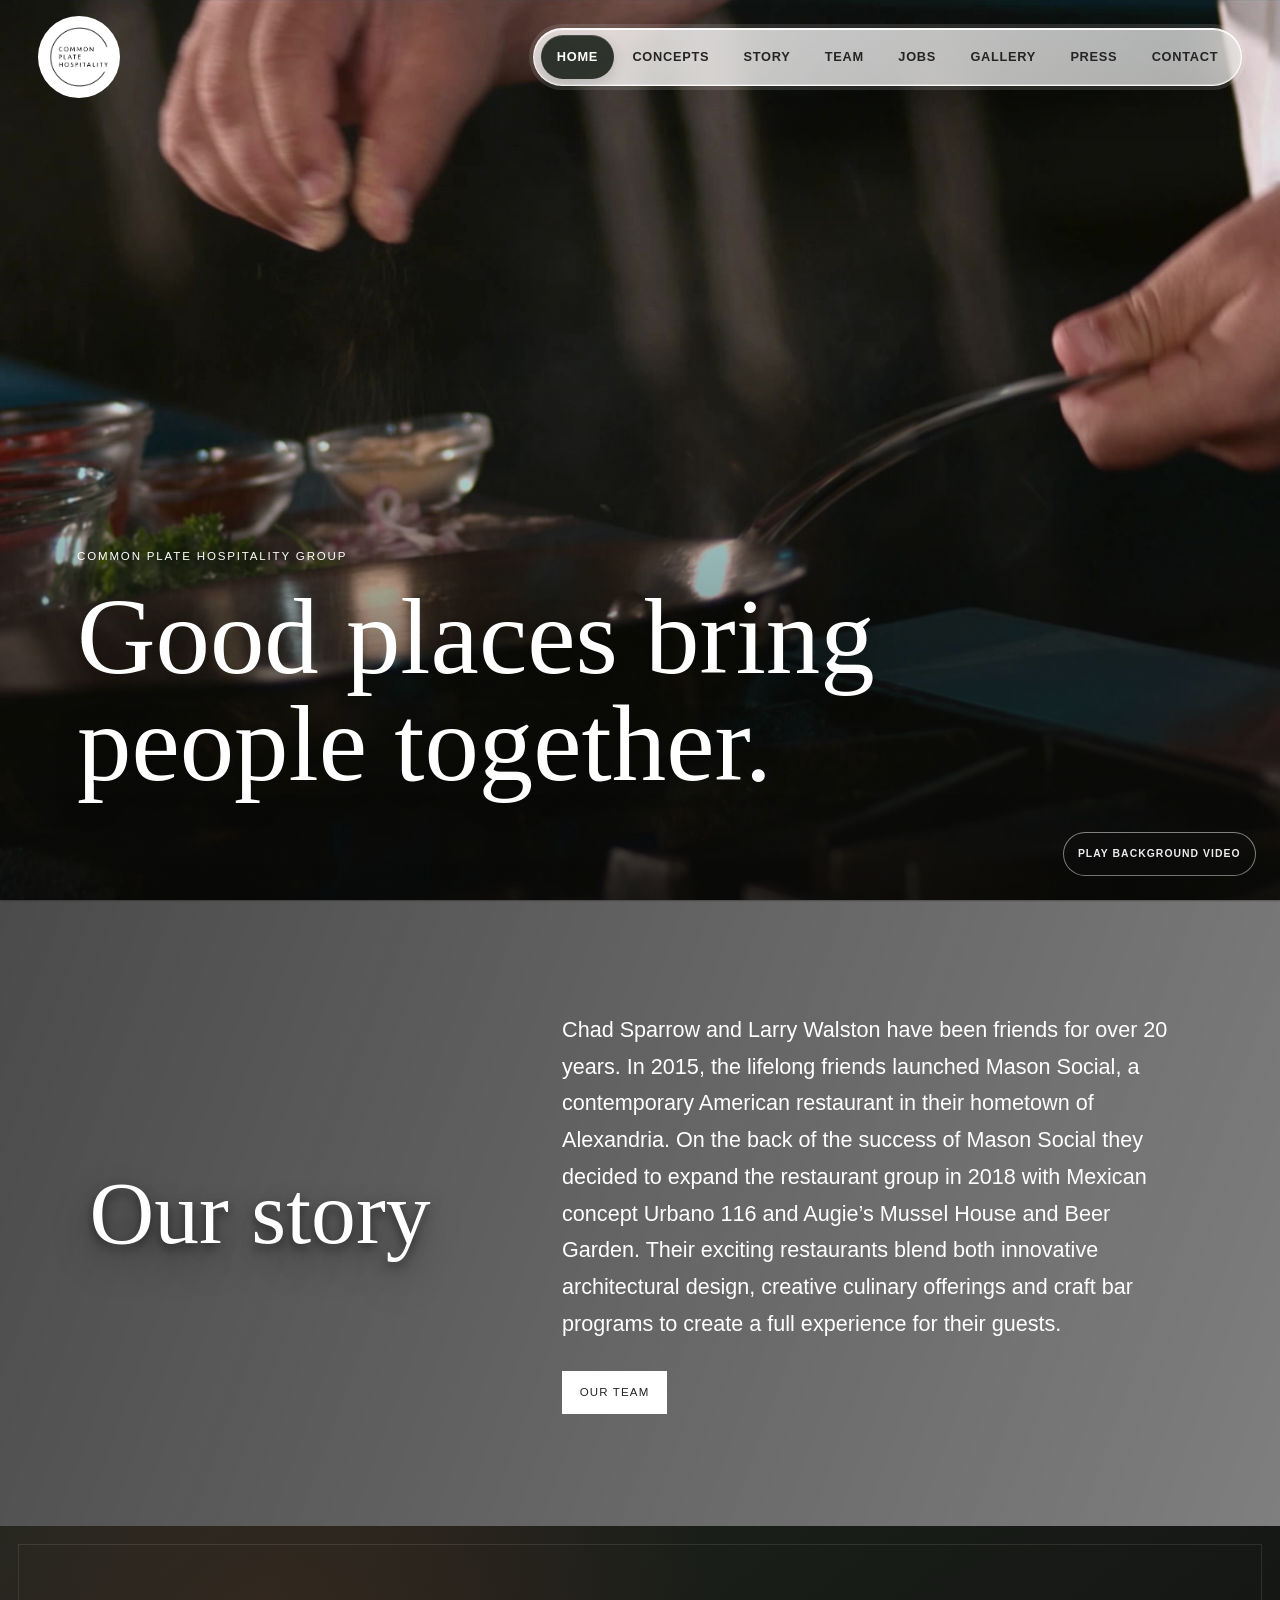
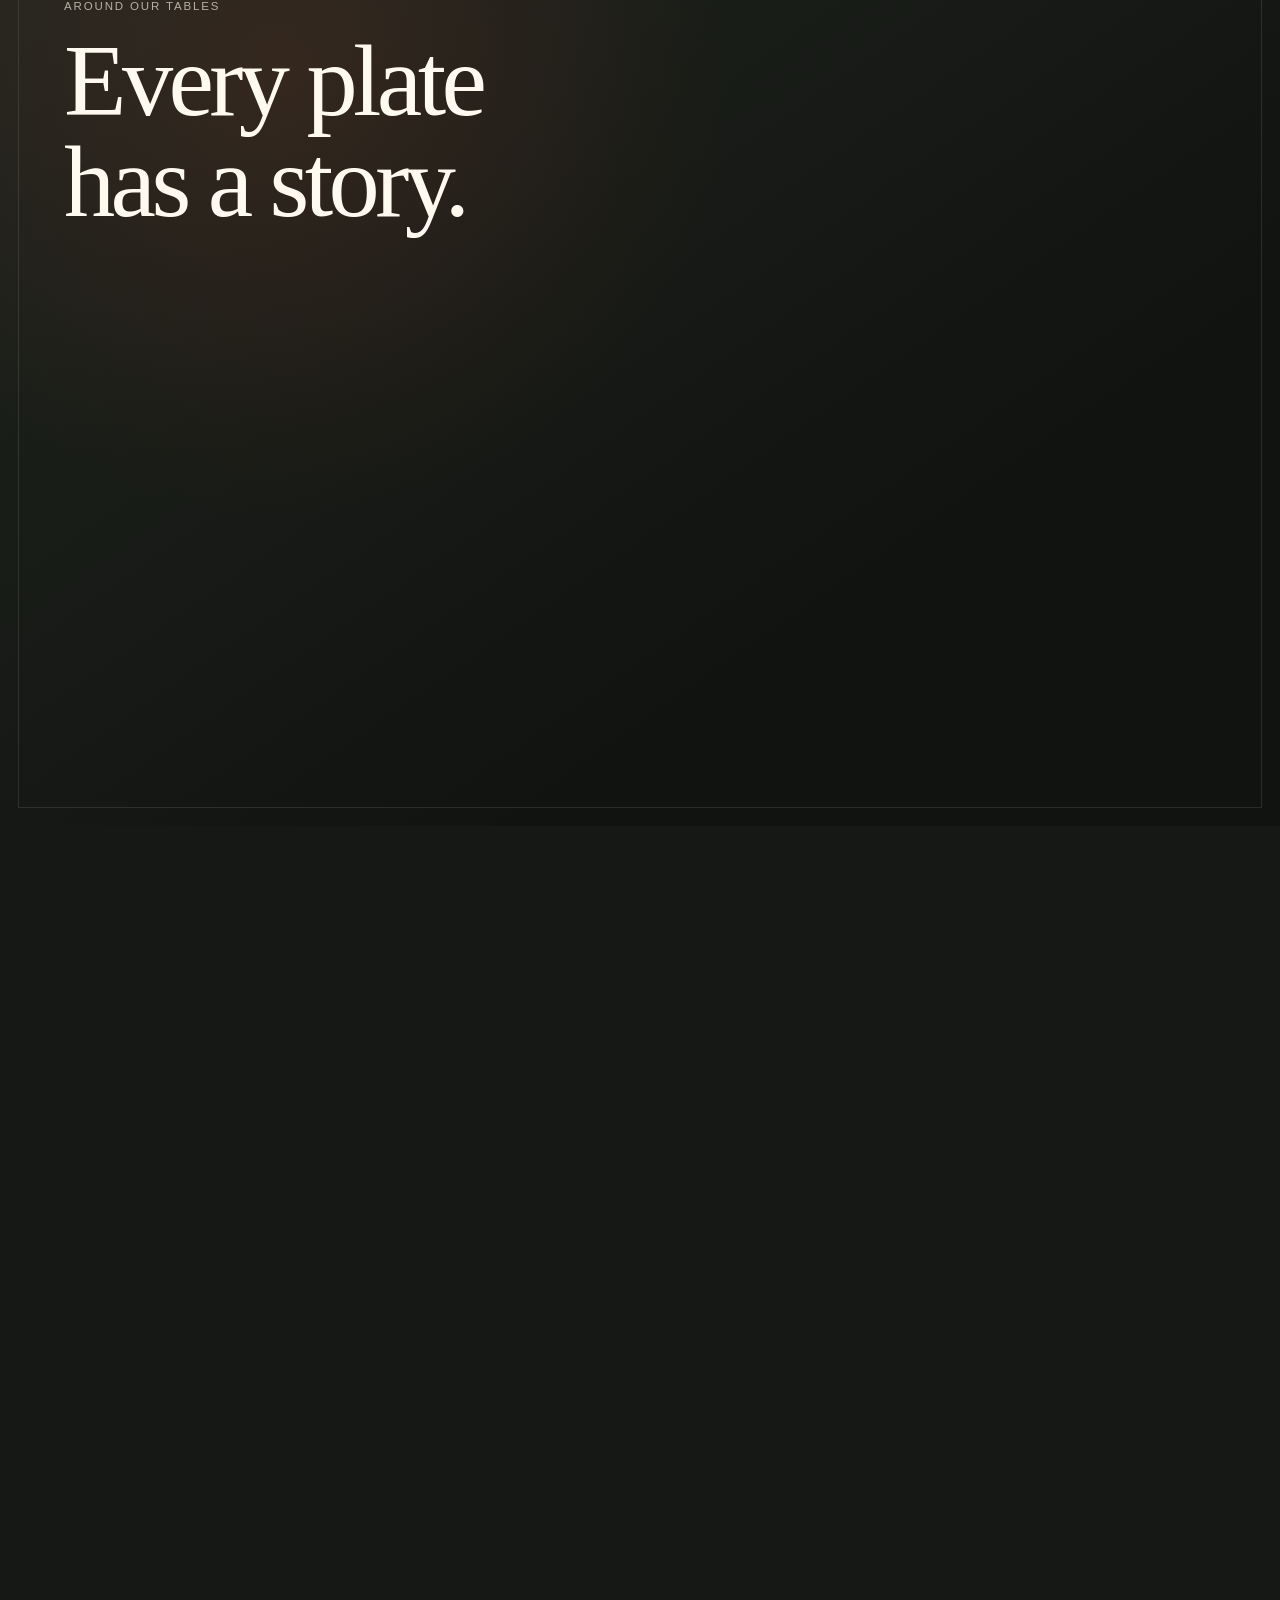
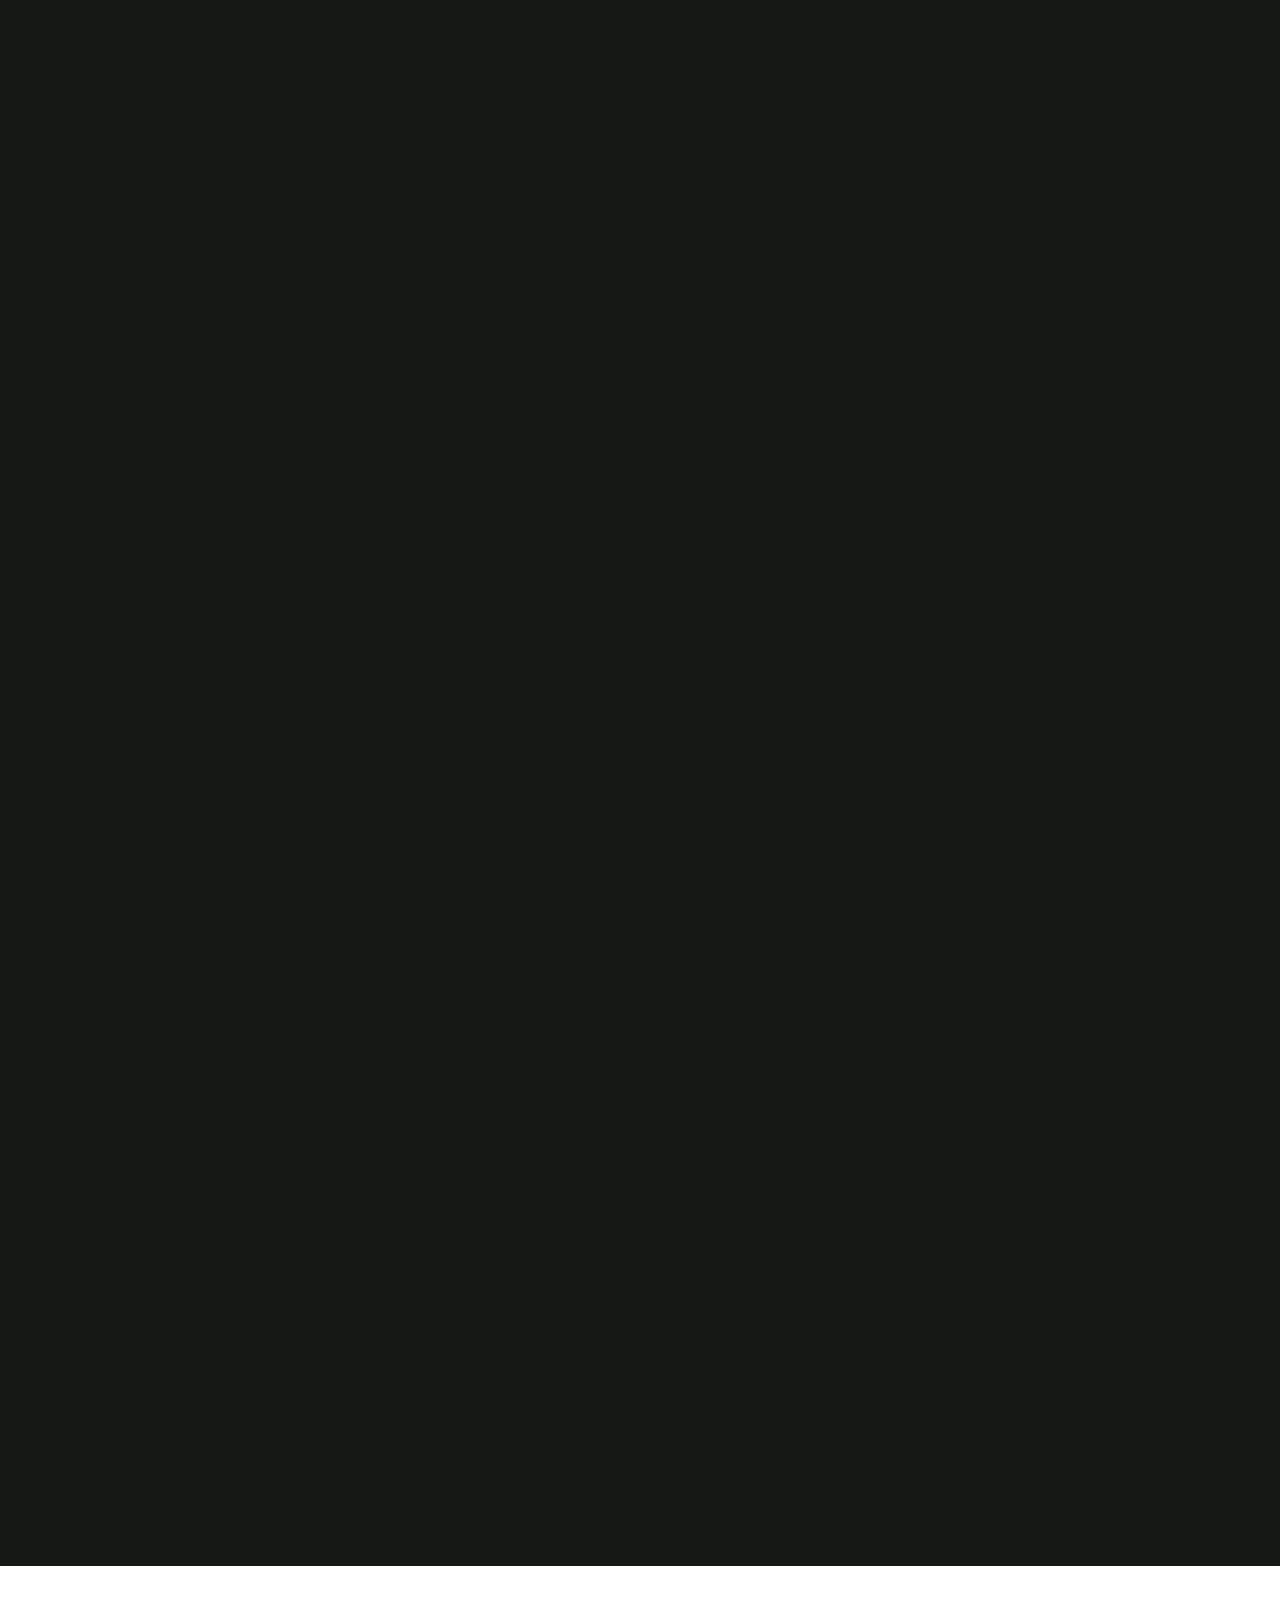
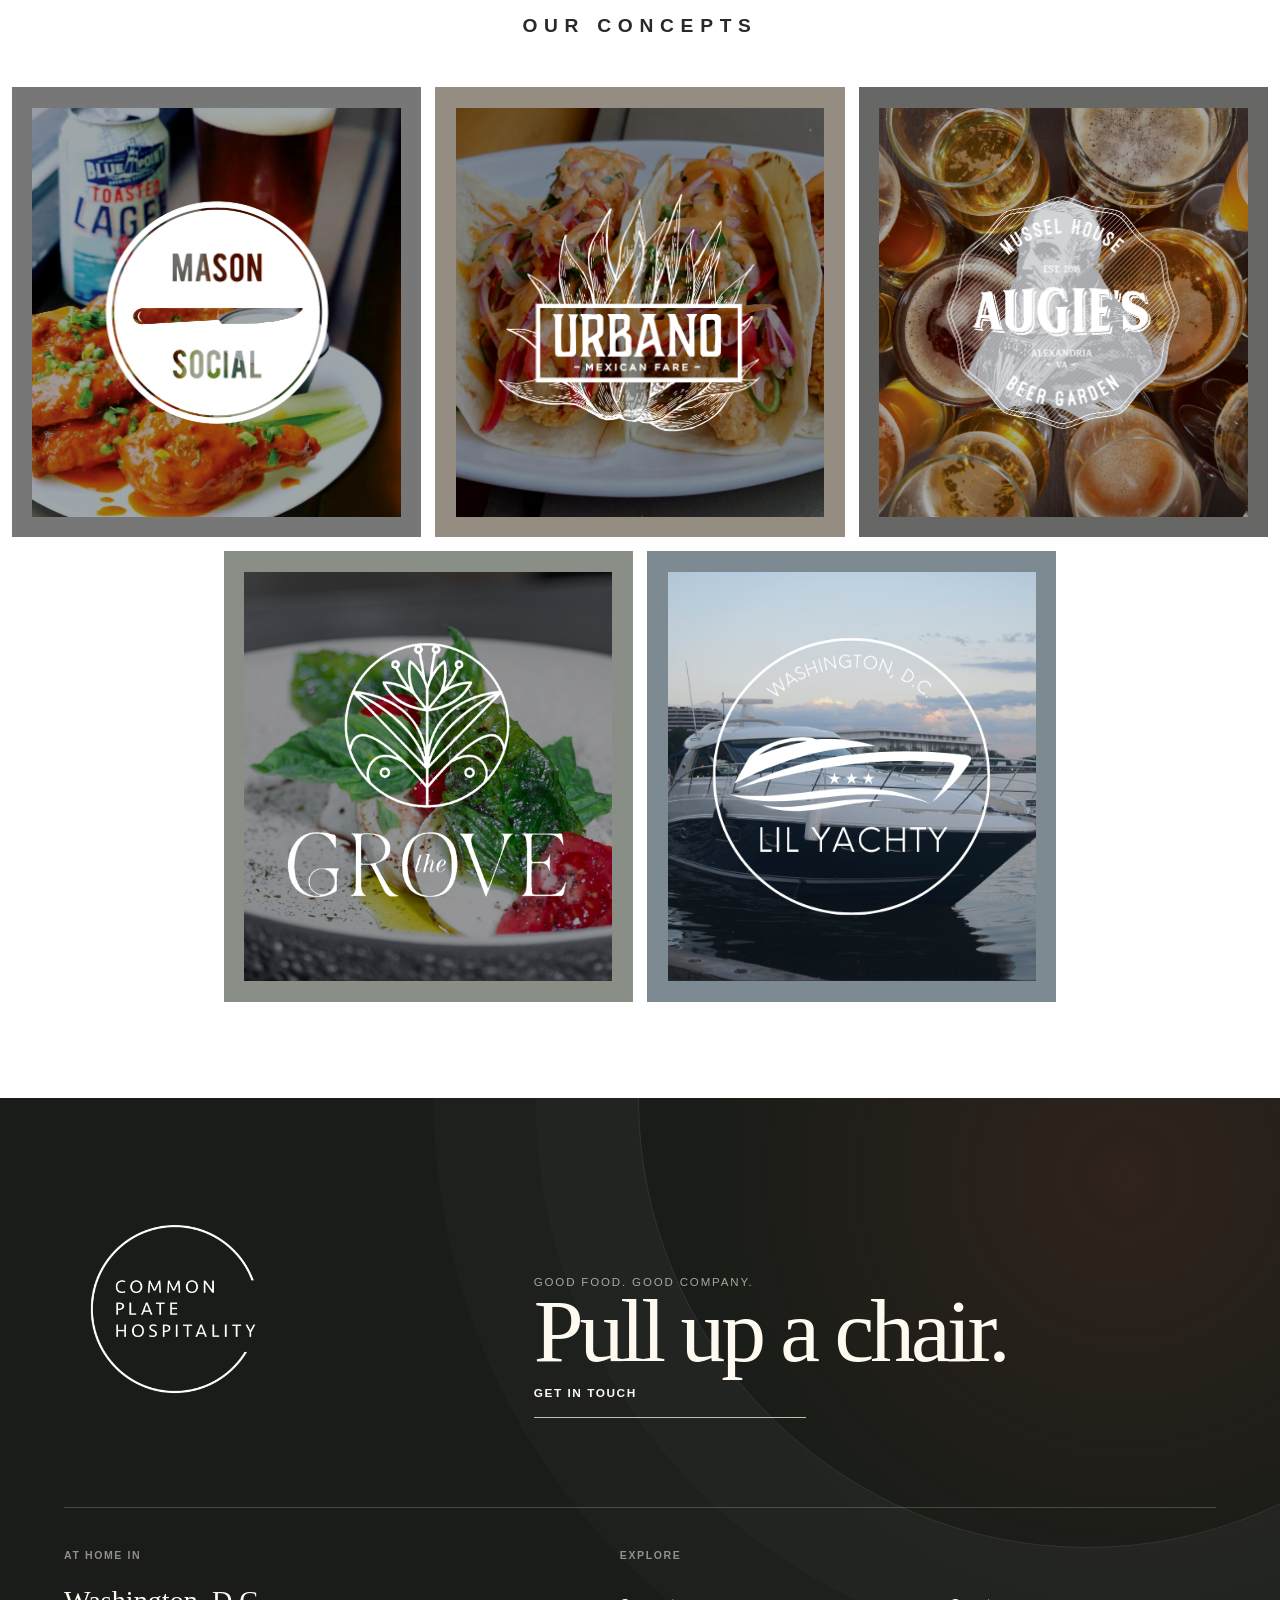
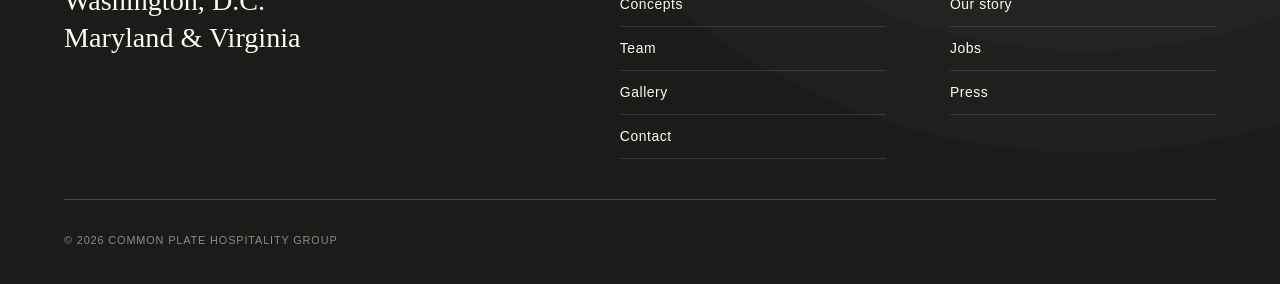
<file: index.html>
<!doctype html>
<html lang="en">
<head><meta charset="utf-8"><script src="guard.js?v=guard-20260719-1"></script><meta name="viewport" content="width=device-width,initial-scale=1"><title>Common Plate Hospitality Group</title><link rel="stylesheet" href="styles.css?v=mobile-images-20260718-1"><script src="script.js?v=mobile-images-20260718-1" defer></script></head>
<body class="home">
  <header class="site-header"><a class="brand" href="index.html"><img src="assets/downloaded-images/ec713d_eb078e83b4784c56b53eb7123b80dd3b~mv2_d_1500_1500_s_2.png" alt="Common Plate Hospitality Group"></a><button class="menu-toggle" type="button" aria-expanded="false" aria-controls="main-nav" aria-label="Open navigation"><span></span><span></span><span></span></button><nav id="main-nav"><a href="index.html">Home</a><a href="#concepts">Concepts</a><a href="#story">Story</a><a href="team.html">Team</a><a href="jobs.html">Jobs</a><a href="gallery.html">Gallery</a><a href="press.html">Press</a><a href="contact.html">Contact</a></nav></header>
  <main>
    <div class="hero-media" aria-hidden="true"><video autoplay muted loop playsinline webkit-playsinline preload="auto" poster="assets/downloaded-images/11062b_5a644384616248a68f13677e3b8faa94f000.jpg"><source src="assets/common-plate-hero.mp4" type="video/mp4"></video></div>
    <section class="hero-scroll"><div class="top-hero"><button class="hero-video-control" type="button" data-hero-video-control hidden>Play background video</button><div class="hero-copy"><p class="eyebrow">Common Plate Hospitality Group</p><h1><span>Good</span> <span>places</span> <span>bring</span> <span>people</span> <span>together.</span></h1><a class="hero-mobile-link" href="#story">Discover our story</a></div></div></section>
    <section class="story-panel" id="story"><div><h2 class="story-title">Our story</h2></div><div><p class="story-copy">Chad Sparrow and Larry Walston have been friends for over 20 years. In 2015, the lifelong friends launched Mason Social, a contemporary American restaurant in their hometown of Alexandria. On the back of the success of Mason Social they decided to expand the restaurant group in 2018 with Mexican concept Urbano 116 and Augie’s Mussel House and Beer Garden. Their exciting restaurants blend both innovative architectural design, creative culinary offerings and craft bar programs to create a full experience for their guests.</p><a class="button" href="team.html">Our Team</a></div></section>
    <section class="photo-collage" data-photo-collage aria-labelledby="photo-collage-title">
      <div class="photo-collage__sticky">
        <div class="photo-collage__heading" data-collage-copy>
          <p class="eyebrow">Around our tables</p>
          <h2 id="photo-collage-title">Every plate<br>has a story.</h2>
        </div>
        <figure class="photo-layer photo-layer--table" data-scroll-layer data-start="0" data-end="0.34" data-from-y="58" data-to-y="0" data-from-scale="1.08" data-to-scale="1" data-from-rotate="-3" data-to-rotate="-1">
          <picture>
            <source type="image/avif" srcset="assets/scroll-collage/table-spread-720.avif 720w, assets/scroll-collage/table-spread-1200.avif 1200w" sizes="(max-width: 800px) 112vw, 62vw">
            <img src="assets/scroll-collage/table-spread-720.jpg" srcset="assets/scroll-collage/table-spread-720.jpg 720w, assets/scroll-collage/table-spread-1200.jpg 1200w" sizes="(max-width: 800px) 112vw, 62vw" width="1800" height="1226" alt="A colorful brunch spread shared across a table" loading="eager" decoding="async">
          </picture>
          <figcaption><span>01</span> Gather</figcaption>
        </figure>
        <figure class="photo-layer photo-layer--chef" data-scroll-layer data-start="0.18" data-end="0.52" data-from-y="108" data-to-y="-2" data-from-scale="0.94" data-to-scale="1" data-from-rotate="5" data-to-rotate="1">
          <picture>
            <source type="image/avif" srcset="assets/scroll-collage/chef-plating-480.avif 480w, assets/scroll-collage/chef-plating-720.avif 720w" sizes="(max-width: 800px) 51vw, 27vw">
            <img src="assets/scroll-collage/chef-plating-480.jpg" srcset="assets/scroll-collage/chef-plating-480.jpg 480w, assets/scroll-collage/chef-plating-720.jpg 720w" sizes="(max-width: 800px) 51vw, 27vw" width="1200" height="1800" alt="A chef spooning a hot dish over fried rice" loading="eager" decoding="async">
          </picture>
          <figcaption><span>02</span> Make</figcaption>
        </figure>
        <figure class="photo-layer photo-layer--cocktail" data-scroll-layer data-start="0.4" data-end="0.74" data-from-y="108" data-to-y="-1" data-from-scale="0.92" data-to-scale="1" data-from-rotate="-6" data-to-rotate="-1">
          <picture>
            <source type="image/avif" srcset="assets/scroll-collage/pink-cocktail-640.avif 640w, assets/scroll-collage/pink-cocktail-960.avif 960w" sizes="(max-width: 800px) 68vw, 36vw">
            <img src="assets/scroll-collage/pink-cocktail-640.jpg" srcset="assets/scroll-collage/pink-cocktail-640.jpg 640w, assets/scroll-collage/pink-cocktail-960.jpg 960w" sizes="(max-width: 800px) 68vw, 36vw" width="1800" height="1200" alt="A guest holding a bright pink cocktail" loading="eager" decoding="async">
          </picture>
          <figcaption><span>03</span> Toast</figcaption>
        </figure>
        <figure class="photo-layer photo-layer--plate" data-scroll-layer data-start="0.62" data-end="0.94" data-from-y="108" data-to-y="0" data-from-scale="0.92" data-to-scale="1" data-from-rotate="6" data-to-rotate="1">
          <picture>
            <source type="image/avif" srcset="assets/scroll-collage/plated-entree-640.avif 640w, assets/scroll-collage/plated-entree-960.avif 960w" sizes="(max-width: 800px) 71vw, 36vw">
            <img src="assets/scroll-collage/plated-entree-640.jpg" srcset="assets/scroll-collage/plated-entree-640.jpg 640w, assets/scroll-collage/plated-entree-960.jpg 960w" sizes="(max-width: 800px) 71vw, 36vw" width="1800" height="1200" alt="A plated entree with roasted vegetables and crispy onions" loading="eager" decoding="async">
          </picture>
          <figcaption><span>04</span> Share</figcaption>
        </figure>
        <div class="photo-collage__closing" data-collage-closing>
          <p>Five restaurants. One group.</p>
          <a href="gallery.html">See the gallery</a>
        </div>
      </div>
    </section>
    <section id="concepts"><div class="concepts-title"><h2>Our Concepts</h2></div><div class="concept-wall"><a class="concept-tile" href="concepts.html" aria-label="Mason Social"><img src="assets/downloaded-images/ec713d_f2993cd56fdc4b03a04ec7fbff11f994~mv2.jpg" alt="Mason Social"></a><a class="concept-tile" href="concepts.html" aria-label="Urbano Mexican Fare"><img src="assets/downloaded-images/ec713d_7b61c111c66b462fb99d7abbd242f522~mv2.jpg" alt="Urbano Mexican Fare"></a><a class="concept-tile" href="concepts.html" aria-label="Augie's Mussel House and Beer Garden"><img src="assets/downloaded-images/ec713d_9f80f1c1b4404390bb874ab438127bbc~mv2.jpg" alt="Augie's Mussel House and Beer Garden"></a><a class="concept-tile" href="concepts.html" aria-label="The Grove"><img src="assets/downloaded-images/cc6d55_51f614a0f92e4dae8cb0d507aebb4a4b~mv2.png" alt="The Grove"></a><a class="concept-tile" href="concepts.html" aria-label="Lil' Yachty"><img src="assets/downloaded-images/cc6d55_5889836ac3b04d878cac09b42f546578~mv2.png" alt="Lil' Yachty"></a></div></section>
  </main>
  <footer class="site-footer">
    <div class="footer-shell">
      <div class="footer-lead">
        <a class="footer-brand" href="index.html" aria-label="Common Plate Hospitality Group, home"><img src="assets/downloaded-images/ec713d_eb078e83b4784c56b53eb7123b80dd3b~mv2_d_1500_1500_s_2.png" alt=""></a>
        <div class="footer-callout"><p class="eyebrow">Good food. Good company.</p><p class="footer-headline">Pull up a chair.</p><a class="footer-cta" href="contact.html">Get in touch</a></div>
      </div>
      <div class="footer-directory">
        <div class="footer-location"><p class="footer-label">At home in</p><p>Washington, D.C.<br>Maryland &amp; Virginia</p></div>
        <nav class="footer-nav" aria-label="Footer"><p class="footer-label">Explore</p><div><a href="index.html#concepts">Concepts</a><a href="index.html#story">Our story</a><a href="team.html">Team</a><a href="jobs.html">Jobs</a><a href="gallery.html">Gallery</a><a href="press.html">Press</a><a href="contact.html">Contact</a></div></nav>
      </div>
      <div class="footer-meta"><p>© <span data-current-year>2026</span> Common Plate Hospitality Group</p></div>
    </div>
  </footer>
</body></html>
</file>
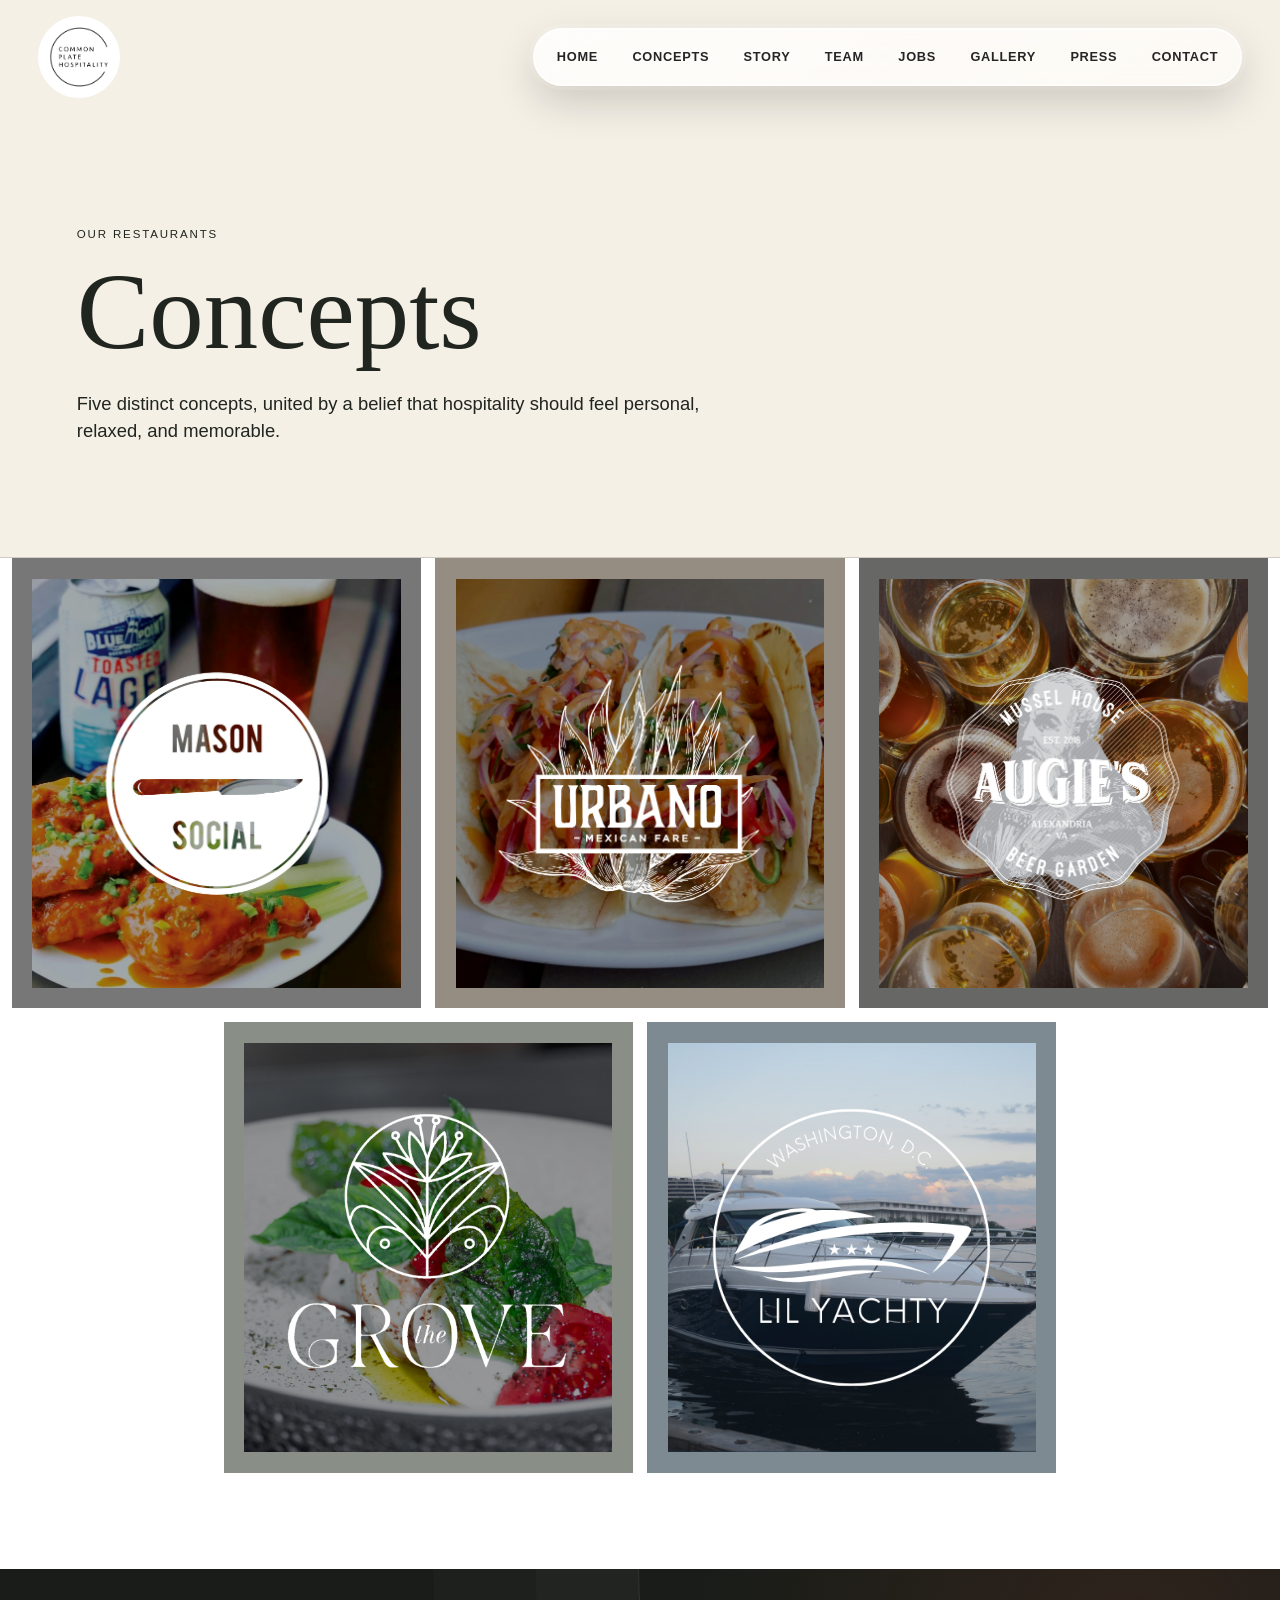
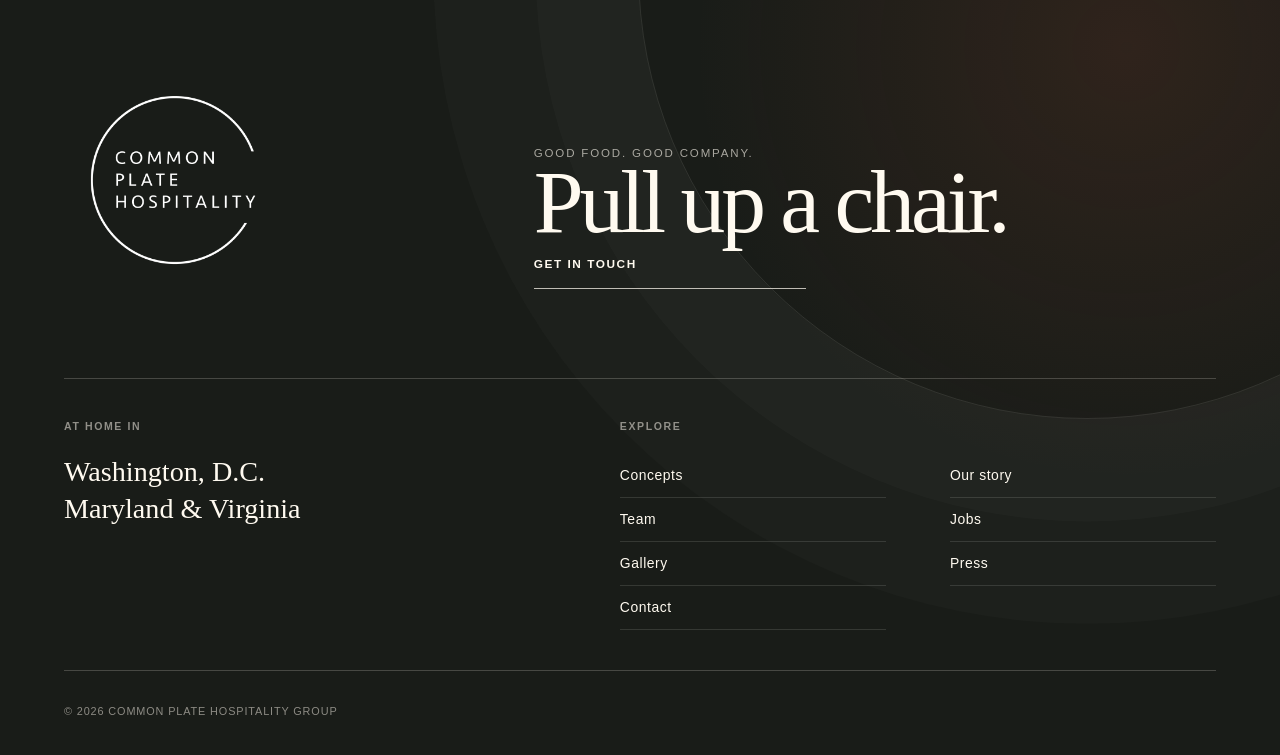
<file: concepts.html>
<!doctype html><html lang="en"><head><meta charset="utf-8"><script src="guard.js?v=guard-20260719-1"></script><meta name="viewport" content="width=device-width,initial-scale=1"><title>Concepts — Common Plate</title><link rel="stylesheet" href="styles.css?v=mobile-images-20260718-1"><script src="script.js?v=mobile-images-20260718-1" defer></script></head><body>
<header class="site-header"><a class="brand" href="index.html"><img src="assets/downloaded-images/ec713d_eb078e83b4784c56b53eb7123b80dd3b~mv2_d_1500_1500_s_2.png" alt="Common Plate Hospitality Group"></a><button class="menu-toggle" type="button" aria-expanded="false" aria-controls="main-nav" aria-label="Open navigation"><span></span><span></span><span></span></button><nav id="main-nav"><a href="index.html">Home</a><a href="index.html#concepts">Concepts</a><a href="index.html#story">Story</a><a href="team.html">Team</a><a href="jobs.html">Jobs</a><a href="gallery.html">Gallery</a><a href="press.html">Press</a><a href="contact.html">Contact</a></nav></header>
<main><section class="page-intro"><p class="eyebrow">Our restaurants</p><h1>Concepts</h1><p>Five distinct concepts, united by a belief that hospitality should feel personal, relaxed, and memorable.</p></section><section class="concept-wall"><div class="concept-tile"><img src="assets/downloaded-images/ec713d_f2993cd56fdc4b03a04ec7fbff11f994~mv2.jpg" alt="Mason Social"></div><div class="concept-tile"><img src="assets/downloaded-images/ec713d_7b61c111c66b462fb99d7abbd242f522~mv2.jpg" alt="Urbano Mexican Fare"></div><div class="concept-tile"><img src="assets/downloaded-images/ec713d_9f80f1c1b4404390bb874ab438127bbc~mv2.jpg" alt="Augie's Mussel House and Beer Garden"></div><div class="concept-tile"><img src="assets/downloaded-images/cc6d55_51f614a0f92e4dae8cb0d507aebb4a4b~mv2.png" alt="The Grove"></div><div class="concept-tile"><img src="assets/downloaded-images/cc6d55_5889836ac3b04d878cac09b42f546578~mv2.png" alt="Lil' Yachty"></div></section></main>
<footer class="site-footer"><div class="footer-shell"><div class="footer-lead"><a class="footer-brand" href="index.html" aria-label="Common Plate Hospitality Group, home"><img src="assets/downloaded-images/ec713d_eb078e83b4784c56b53eb7123b80dd3b~mv2_d_1500_1500_s_2.png" alt=""></a><div class="footer-callout"><p class="eyebrow">Good food. Good company.</p><p class="footer-headline">Pull up a chair.</p><a class="footer-cta" href="contact.html">Get in touch</a></div></div><div class="footer-directory"><div class="footer-location"><p class="footer-label">At home in</p><p>Washington, D.C.<br>Maryland &amp; Virginia</p></div><nav class="footer-nav" aria-label="Footer"><p class="footer-label">Explore</p><div><a href="index.html#concepts">Concepts</a><a href="index.html#story">Our story</a><a href="team.html">Team</a><a href="jobs.html">Jobs</a><a href="gallery.html">Gallery</a><a href="press.html">Press</a><a href="contact.html">Contact</a></div></nav></div><div class="footer-meta"><p>© <span data-current-year>2026</span> Common Plate Hospitality Group</p></div></div></footer></body></html>
</file>
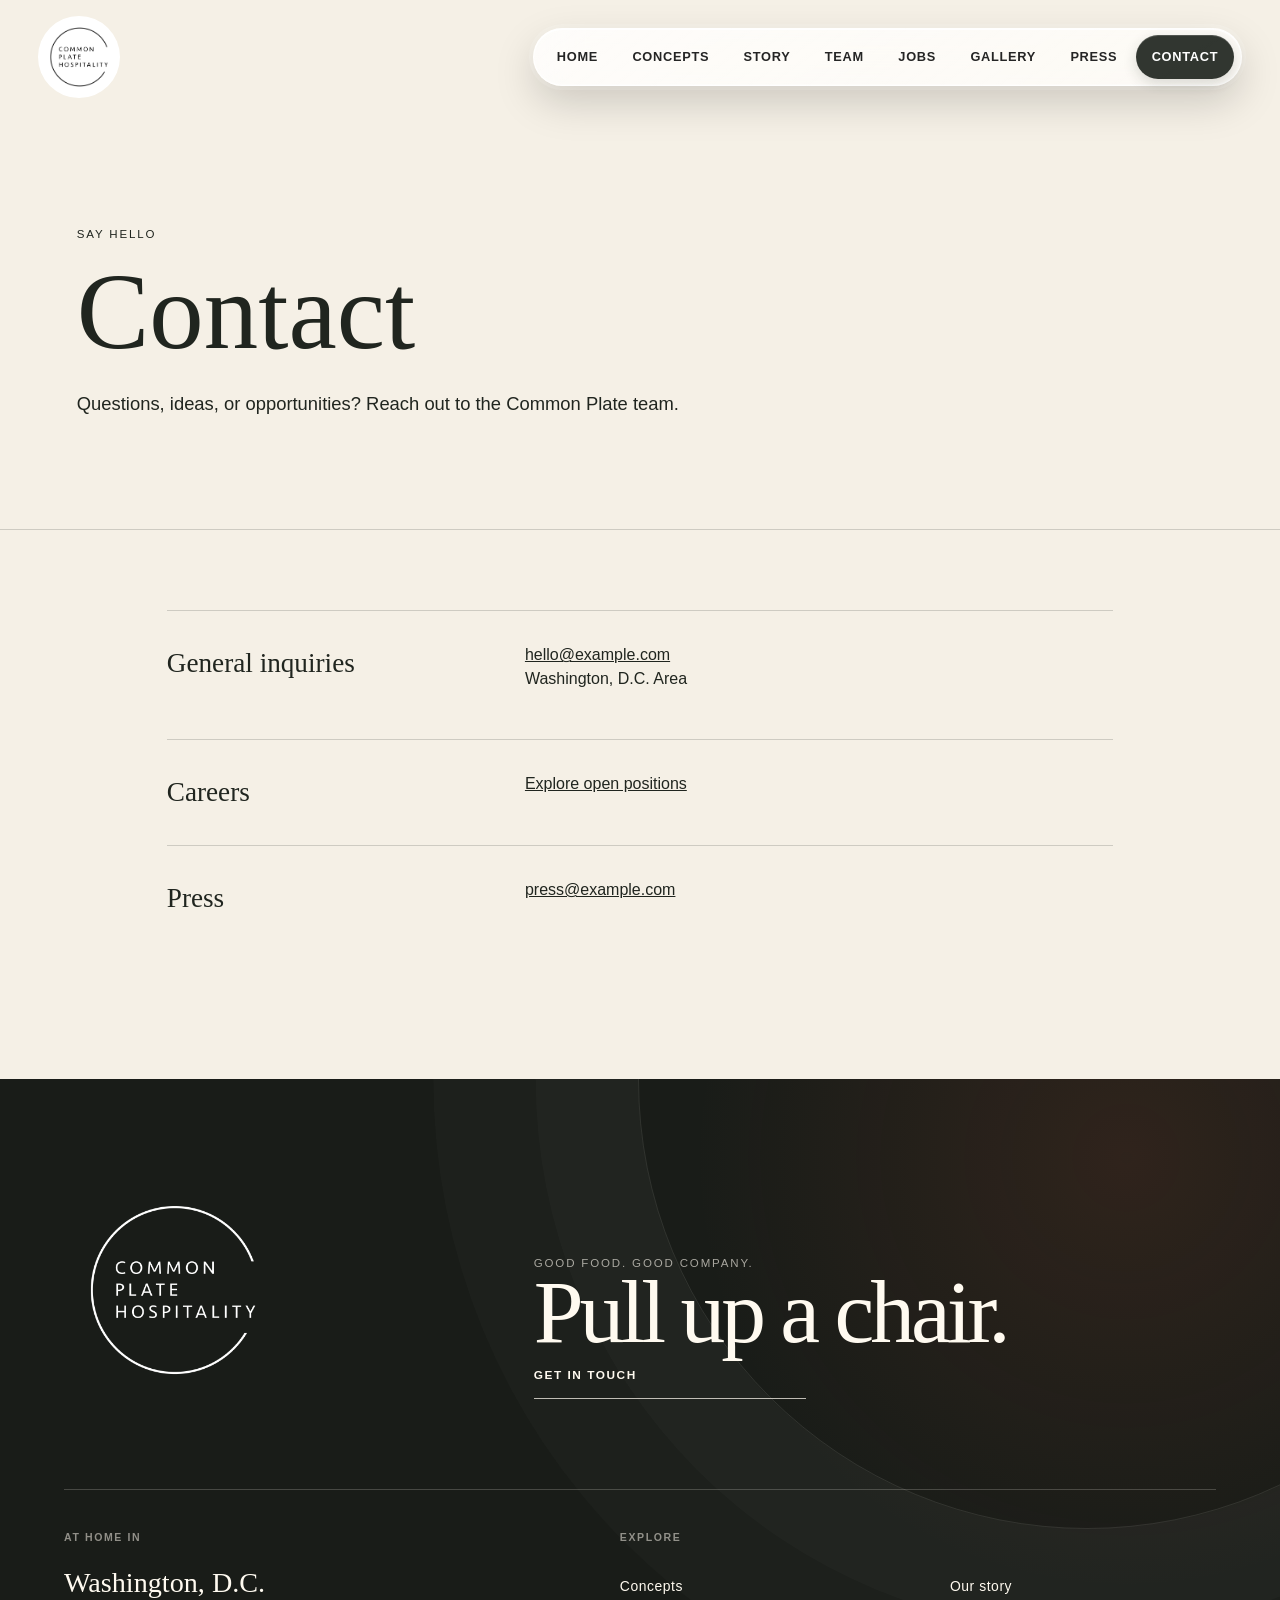
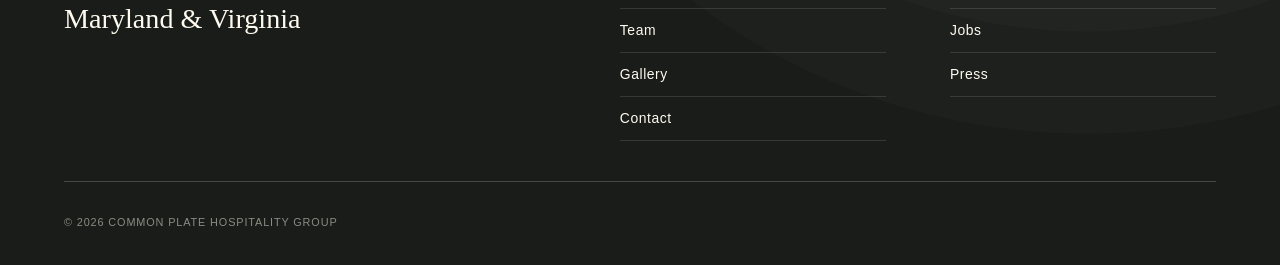
<file: contact.html>
<!doctype html><html lang="en"><head><meta charset="utf-8"><script src="guard.js?v=guard-20260719-1"></script><meta name="viewport" content="width=device-width,initial-scale=1"><title>Contact — Common Plate</title><link rel="stylesheet" href="styles.css?v=mobile-images-20260718-1"><script src="script.js?v=mobile-images-20260718-1" defer></script></head><body>
<header class="site-header"><a class="brand" href="index.html"><img src="assets/downloaded-images/ec713d_eb078e83b4784c56b53eb7123b80dd3b~mv2_d_1500_1500_s_2.png" alt="Common Plate Hospitality Group"></a><button class="menu-toggle" type="button" aria-expanded="false" aria-controls="main-nav" aria-label="Open navigation"><span></span><span></span><span></span></button><nav id="main-nav"><a href="index.html">Home</a><a href="index.html#concepts">Concepts</a><a href="index.html#story">Story</a><a href="team.html">Team</a><a href="jobs.html">Jobs</a><a href="gallery.html">Gallery</a><a href="press.html">Press</a><a aria-current="page" href="contact.html">Contact</a></nav></header>
<main><section class="page-intro"><p class="eyebrow">Say hello</p><h1>Contact</h1><p>Questions, ideas, or opportunities? Reach out to the Common Plate team.</p></section><section class="content"><div class="content-block"><h3>General inquiries</h3><p><a href="mailto:hello@example.com">hello@example.com</a><br>Washington, D.C. Area</p></div><div class="content-block"><h3>Careers</h3><p><a href="jobs.html">Explore open positions</a></p></div><div class="content-block"><h3>Press</h3><p><a href="mailto:press@example.com">press@example.com</a></p></div></section></main>
<footer class="site-footer"><div class="footer-shell"><div class="footer-lead"><a class="footer-brand" href="index.html" aria-label="Common Plate Hospitality Group, home"><img src="assets/downloaded-images/ec713d_eb078e83b4784c56b53eb7123b80dd3b~mv2_d_1500_1500_s_2.png" alt=""></a><div class="footer-callout"><p class="eyebrow">Good food. Good company.</p><p class="footer-headline">Pull up a chair.</p><a class="footer-cta" href="contact.html">Get in touch</a></div></div><div class="footer-directory"><div class="footer-location"><p class="footer-label">At home in</p><p>Washington, D.C.<br>Maryland &amp; Virginia</p></div><nav class="footer-nav" aria-label="Footer"><p class="footer-label">Explore</p><div><a href="index.html#concepts">Concepts</a><a href="index.html#story">Our story</a><a href="team.html">Team</a><a href="jobs.html">Jobs</a><a href="gallery.html">Gallery</a><a href="press.html">Press</a><a href="contact.html">Contact</a></div></nav></div><div class="footer-meta"><p>© <span data-current-year>2026</span> Common Plate Hospitality Group</p></div></div></footer></body></html>
</file>
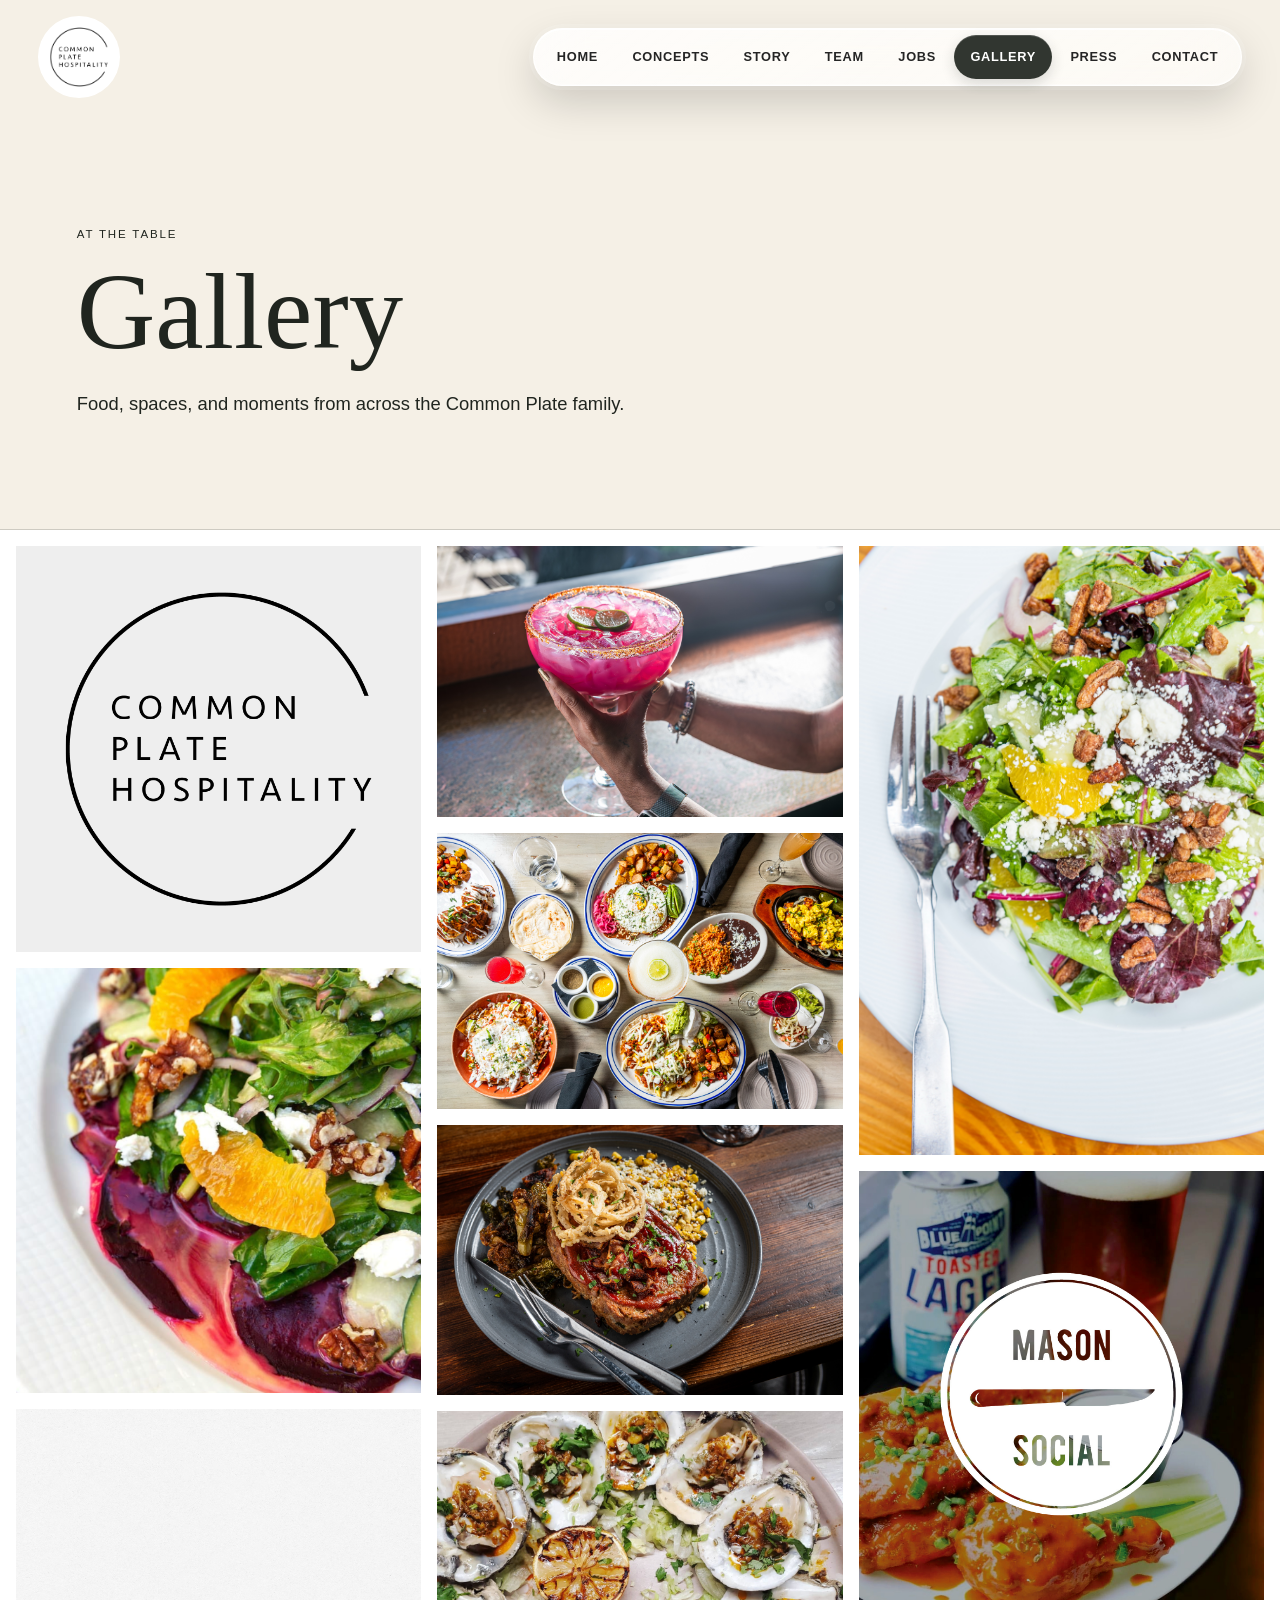
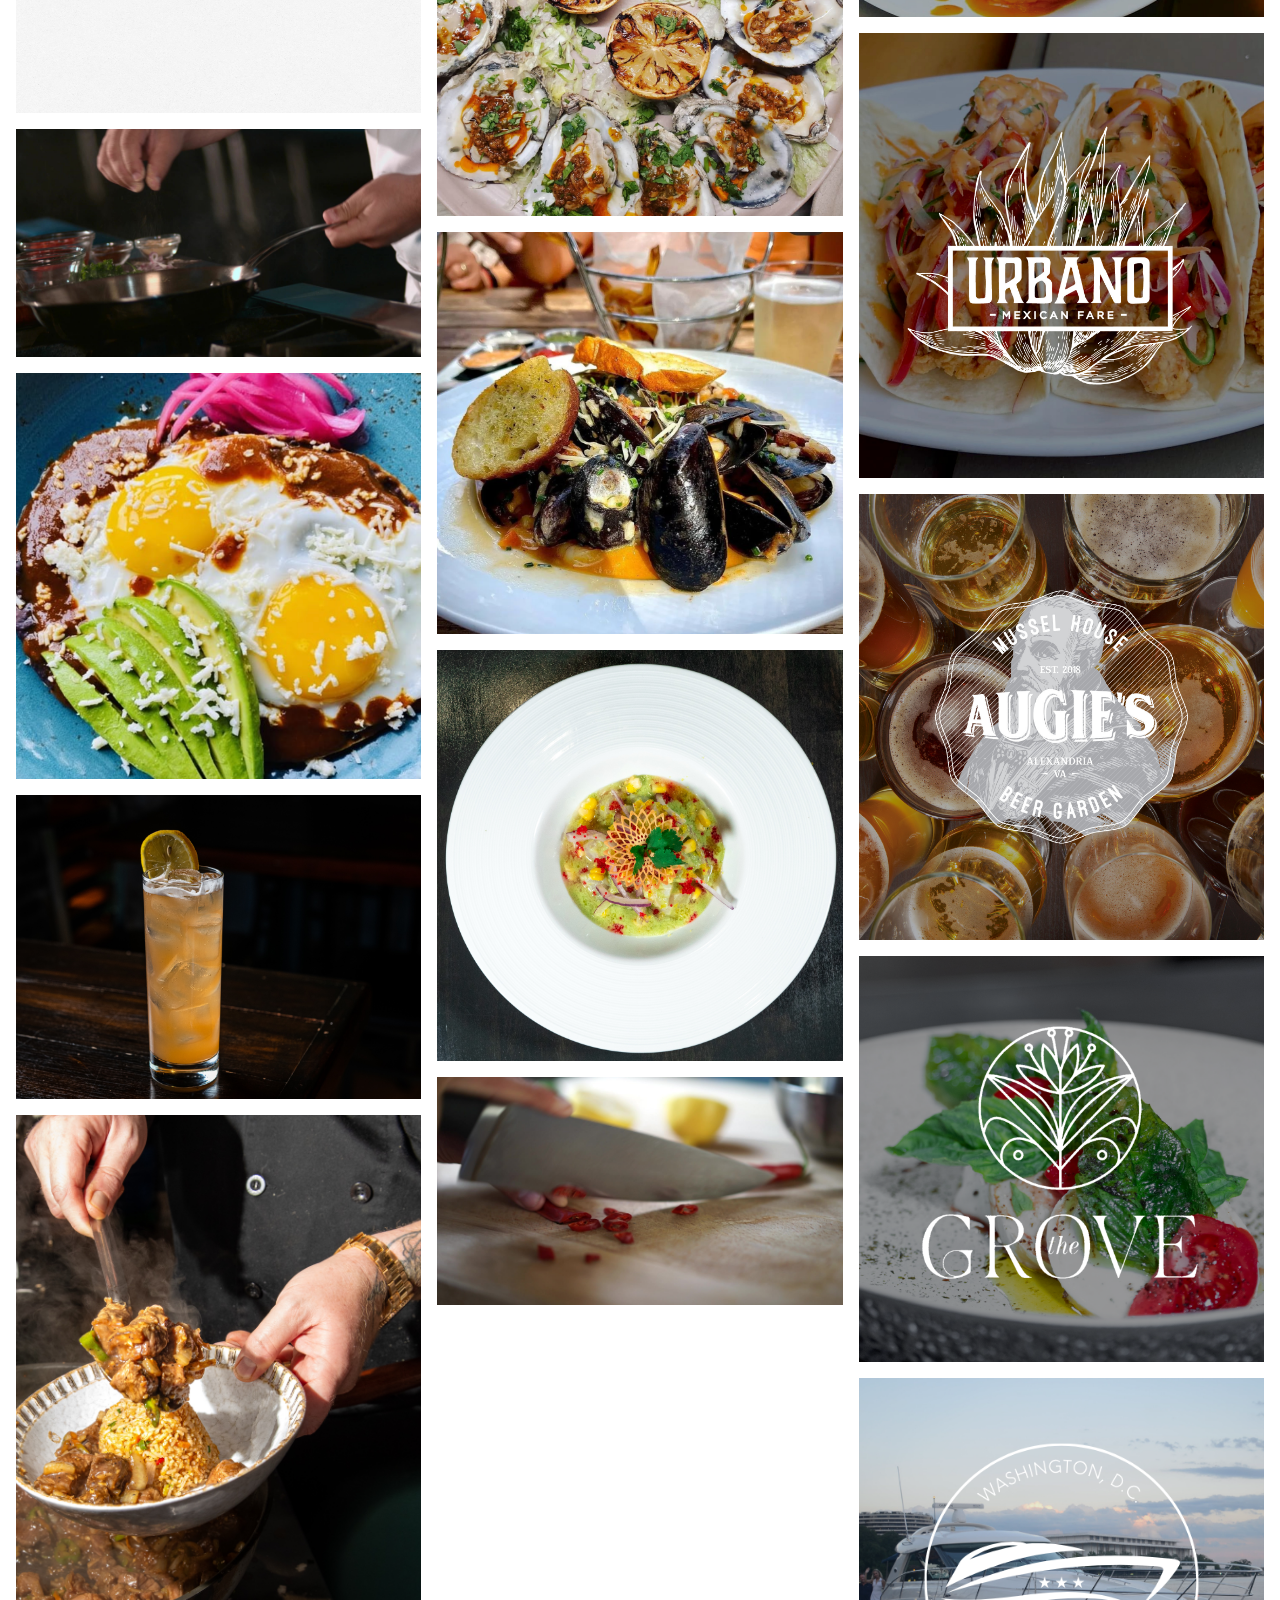
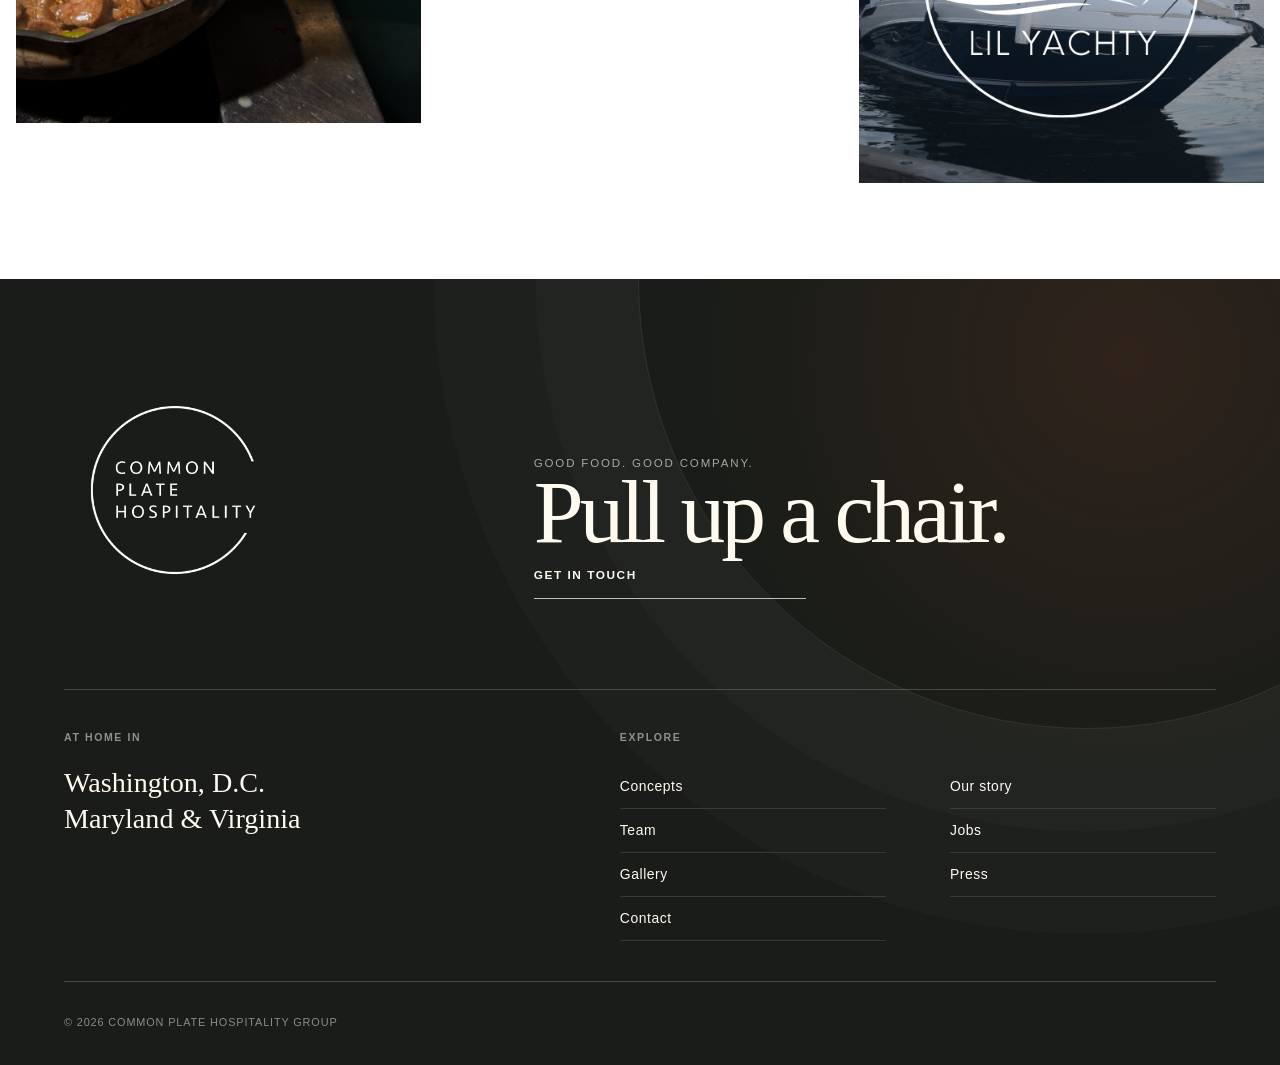
<file: gallery.html>
<!doctype html><html lang="en"><head><meta charset="utf-8"><script src="guard.js?v=guard-20260719-1"></script><meta name="viewport" content="width=device-width,initial-scale=1"><title>Gallery — Common Plate</title><link rel="stylesheet" href="styles.css?v=mobile-images-20260718-1"><script src="script.js?v=mobile-images-20260718-1" defer></script></head><body>
<header class="site-header"><a class="brand" href="index.html"><img src="assets/downloaded-images/ec713d_eb078e83b4784c56b53eb7123b80dd3b~mv2_d_1500_1500_s_2.png" alt="Common Plate Hospitality Group"></a><button class="menu-toggle" type="button" aria-expanded="false" aria-controls="main-nav" aria-label="Open navigation"><span></span><span></span><span></span></button><nav id="main-nav"><a href="index.html">Home</a><a href="index.html#concepts">Concepts</a><a href="index.html#story">Story</a><a href="team.html">Team</a><a href="jobs.html">Jobs</a><a aria-current="page" href="gallery.html">Gallery</a><a href="press.html">Press</a><a href="contact.html">Contact</a></nav></header>
<main><section class="page-intro"><p class="eyebrow">At the table</p><h1>Gallery</h1><p>Food, spaces, and moments from across the Common Plate family.</p></section><section class="image-gallery" aria-label="Common Plate photo gallery">
<figure><img src="assets/downloaded-images/ec713d_eb078e83b4784c56b53eb7123b80dd3b~mv2_d_1500_1500_s_2.png" alt="Common Plate Hospitality Group" loading="lazy"></figure>
<figure><img src="assets/downloaded-images/ec713d_b020256547a84b79ae8e36031c4a9ff3~mv2.png" alt="Common Plate restaurant" loading="lazy"></figure>
<figure><img src="assets/downloaded-images/c1f8fe_a5369954d6114625afa5b33d64285d78~mv2.png" alt="Common Plate graphic" loading="lazy"></figure>
<figure><img src="assets/downloaded-images/11062b_5a644384616248a68f13677e3b8faa94f000.jpg" alt="Restaurant food spread" loading="lazy"></figure>
<figure><img src="assets/downloaded-images/ec713d_ff046bd8de114327974c8ad0623018f1~mv2.png" alt="Common Plate restaurant concept" loading="lazy"></figure>
<figure><img src="assets/downloaded-images/cc6d55_d5053ad29c73431f998bde72620bd5b7~mv2.jpg" alt="Common Plate dining experience" loading="lazy"></figure>
<figure><img src="assets/downloaded-images/cc6d55_3dbdd40c44984cc9855587bf54398a99~mv2.jpg" alt="Common Plate food and drink" loading="lazy"></figure>
<figure><img src="assets/downloaded-images/cc6d55_f49d68333f6f4820936f0e66112fb285~mv2.jpg" alt="Common Plate restaurant dish" loading="lazy"></figure>
<figure><img src="assets/downloaded-images/cc6d55_c6af90c848b24a2c8dc16be3aa8d0271~mv2.jpg" alt="Common Plate culinary offering" loading="lazy"></figure>
<figure><img src="assets/downloaded-images/cc6d55_d12602ddf77a40f887686c756d053b0f~mv2.jpg" alt="Common Plate restaurant interior" loading="lazy"></figure>
<figure><img src="assets/downloaded-images/ec713d_8c08aa296b1e411a83f3722f31525325~mv2.png" alt="Restaurant concept logo" loading="lazy"></figure>
<figure><img src="assets/downloaded-images/ec713d_73c2fdee183a47599122dcb89b699799~mv2.png" alt="Restaurant concept branding" loading="lazy"></figure>
<figure><img src="assets/downloaded-images/cc6d55_7610b2a954d94105931072388c3d660b~mv2.jpg" alt="Common Plate restaurant atmosphere" loading="lazy"></figure>
<figure><img src="assets/downloaded-images/11062b_430368cba3be40c8b0065e900753a781f000.jpg" alt="Restaurant video poster" loading="lazy"></figure>
<figure><img src="assets/downloaded-images/cc6d55_99335b51fc3b462bad5124ef4c0e3006~mv2.jpg" alt="Common Plate hospitality" loading="lazy"></figure>
<figure><img src="assets/downloaded-images/ec713d_f2993cd56fdc4b03a04ec7fbff11f994~mv2.jpg" alt="Common Plate restaurant photograph" loading="lazy"></figure>
<figure><img src="assets/downloaded-images/ec713d_7b61c111c66b462fb99d7abbd242f522~mv2.jpg" alt="Common Plate food photograph" loading="lazy"></figure>
<figure><img src="assets/downloaded-images/ec713d_9f80f1c1b4404390bb874ab438127bbc~mv2.jpg" alt="Common Plate dining photograph" loading="lazy"></figure>
<figure><img src="assets/downloaded-images/cc6d55_51f614a0f92e4dae8cb0d507aebb4a4b~mv2.png" alt="Restaurant identity graphic" loading="lazy"></figure>
<figure><img src="assets/downloaded-images/cc6d55_5889836ac3b04d878cac09b42f546578~mv2.png" alt="Restaurant logo" loading="lazy"></figure>
</section></main><footer class="site-footer"><div class="footer-shell"><div class="footer-lead"><a class="footer-brand" href="index.html" aria-label="Common Plate Hospitality Group, home"><img src="assets/downloaded-images/ec713d_eb078e83b4784c56b53eb7123b80dd3b~mv2_d_1500_1500_s_2.png" alt=""></a><div class="footer-callout"><p class="eyebrow">Good food. Good company.</p><p class="footer-headline">Pull up a chair.</p><a class="footer-cta" href="contact.html">Get in touch</a></div></div><div class="footer-directory"><div class="footer-location"><p class="footer-label">At home in</p><p>Washington, D.C.<br>Maryland &amp; Virginia</p></div><nav class="footer-nav" aria-label="Footer"><p class="footer-label">Explore</p><div><a href="index.html#concepts">Concepts</a><a href="index.html#story">Our story</a><a href="team.html">Team</a><a href="jobs.html">Jobs</a><a href="gallery.html">Gallery</a><a href="press.html">Press</a><a href="contact.html">Contact</a></div></nav></div><div class="footer-meta"><p>© <span data-current-year>2026</span> Common Plate Hospitality Group</p></div></div></footer></body></html>
</file>
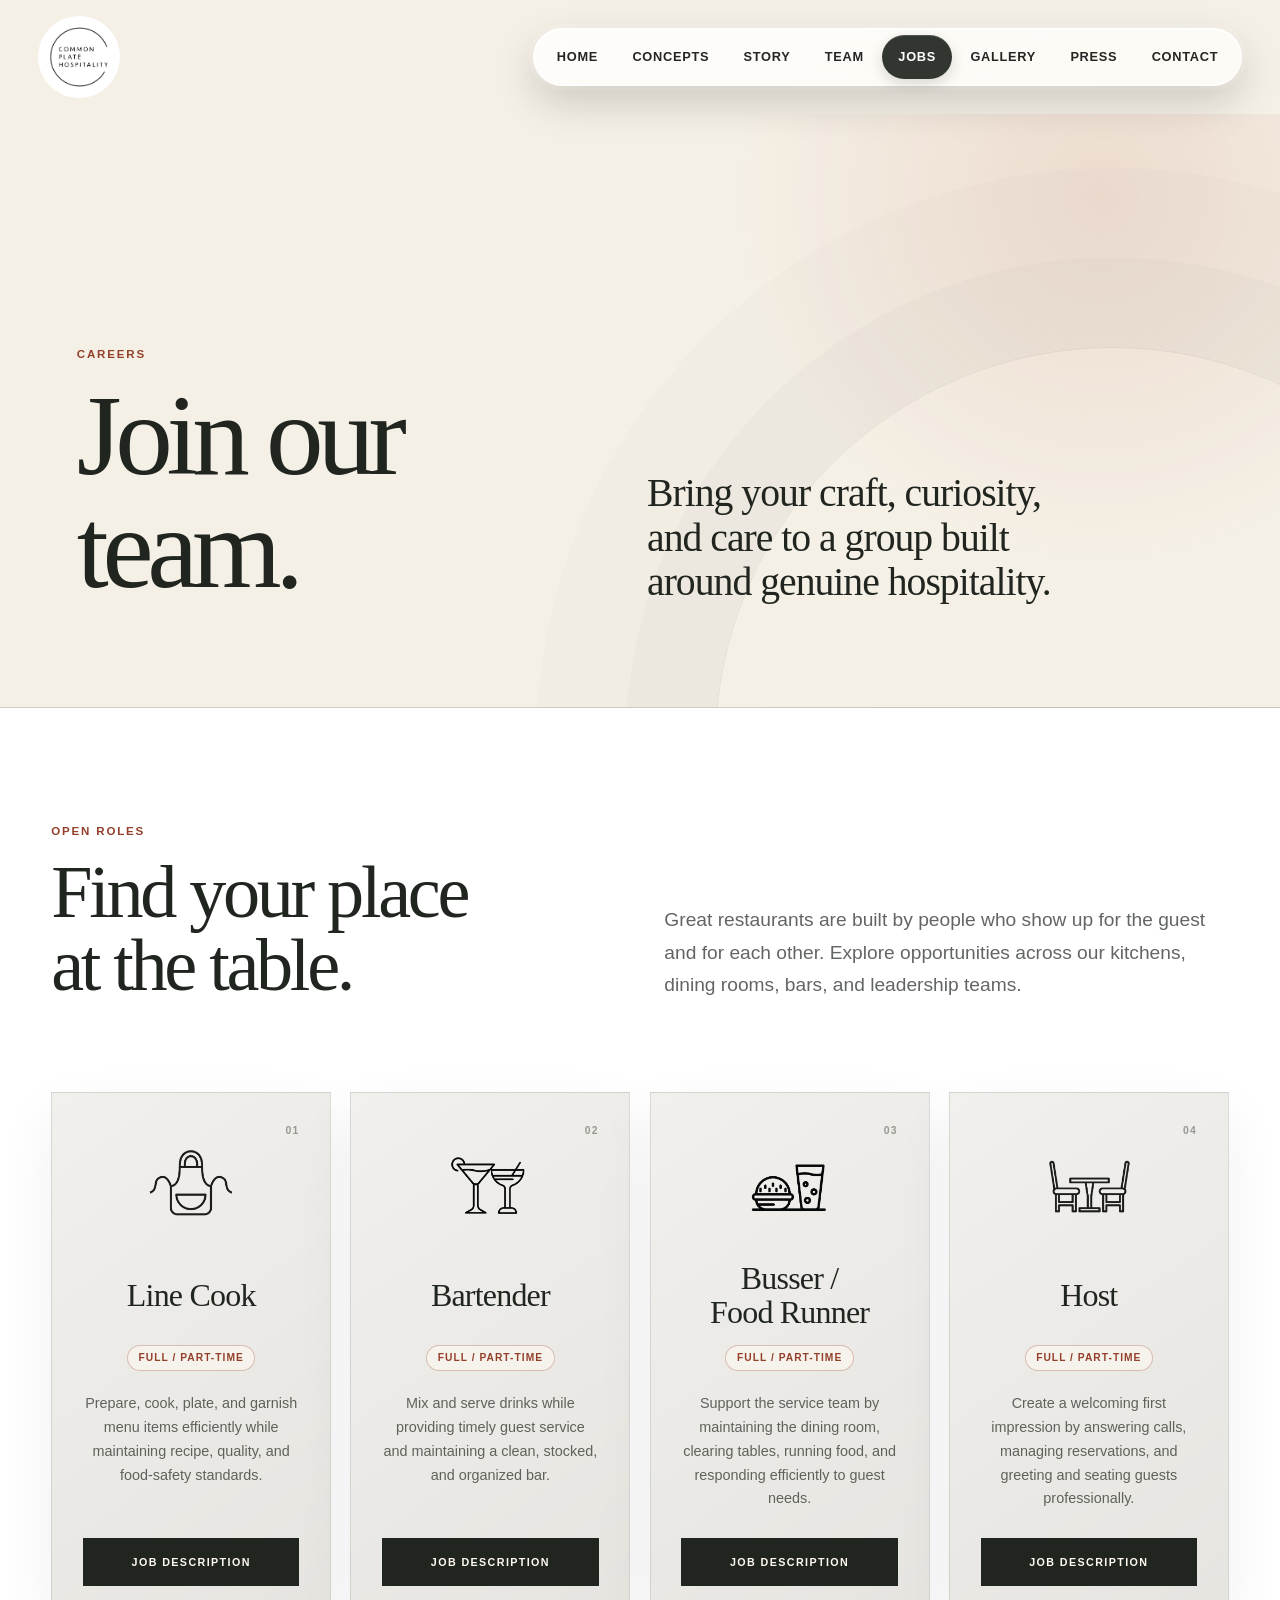
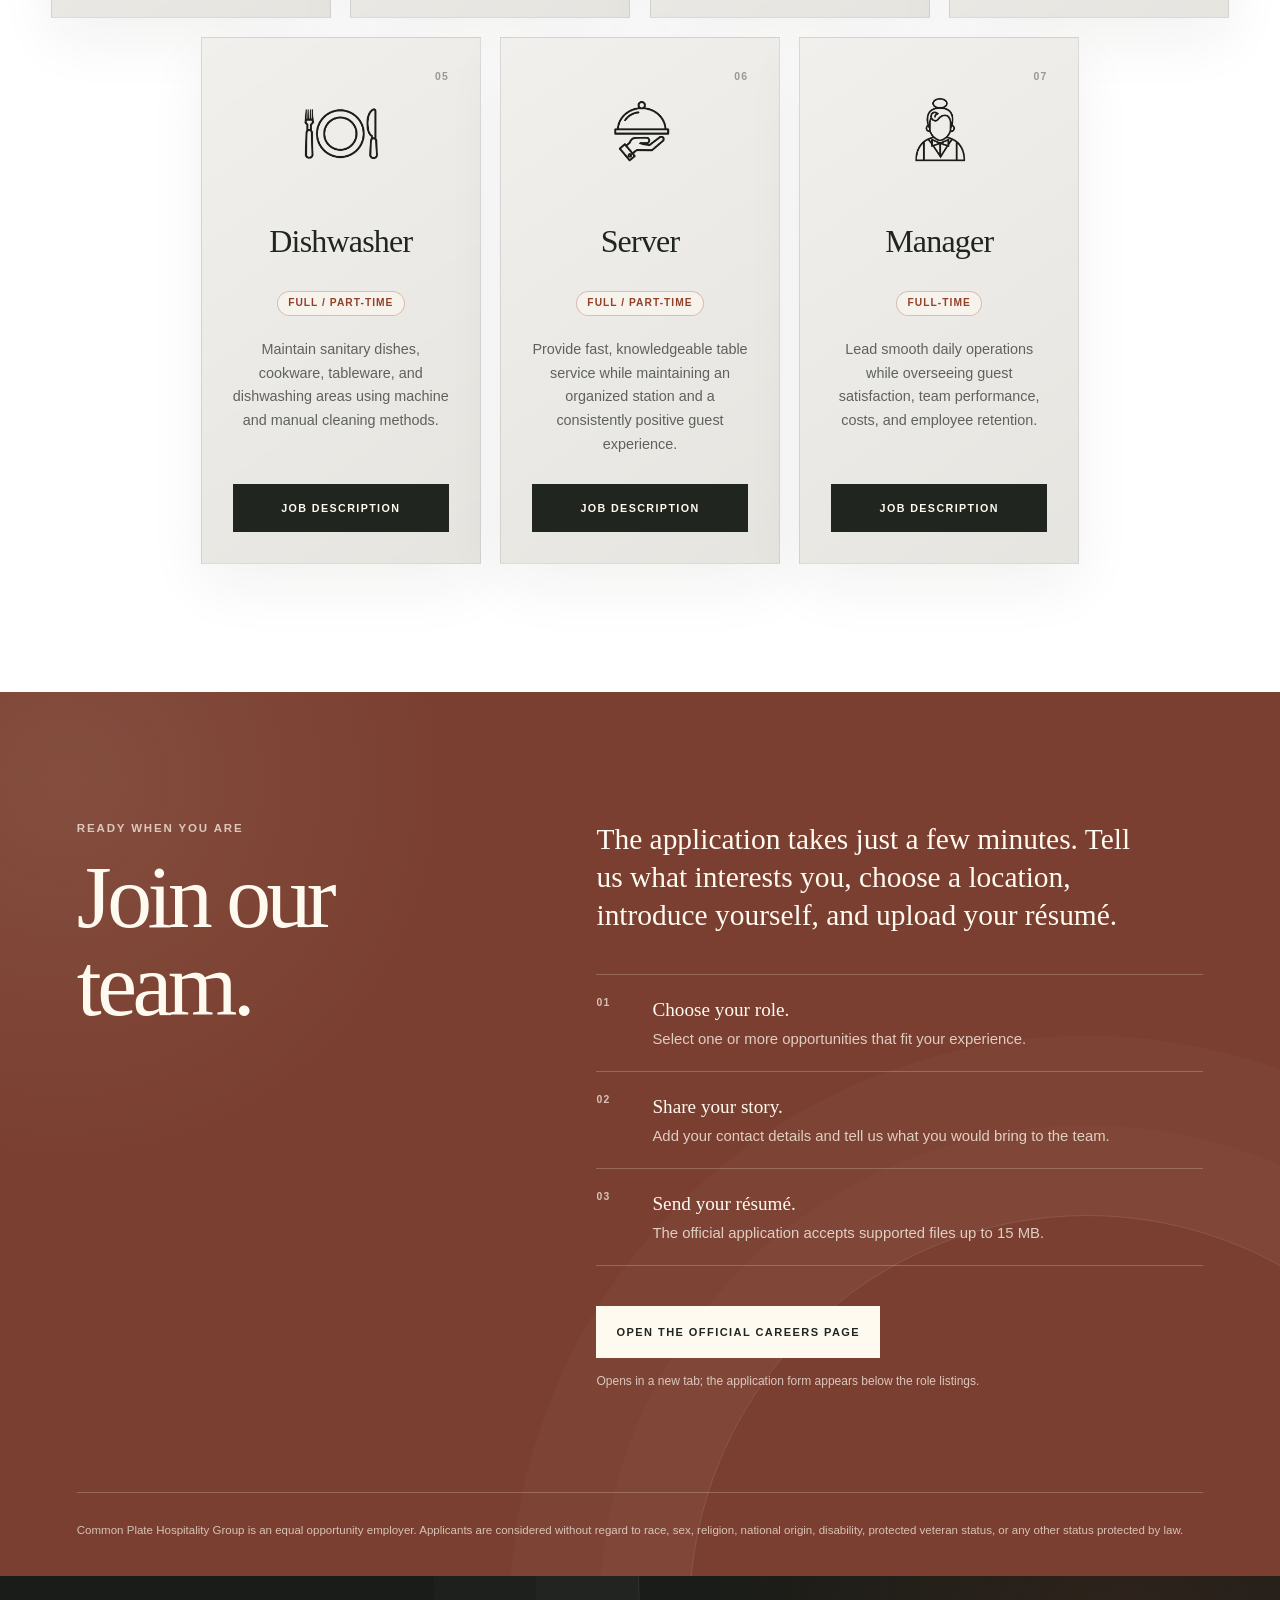
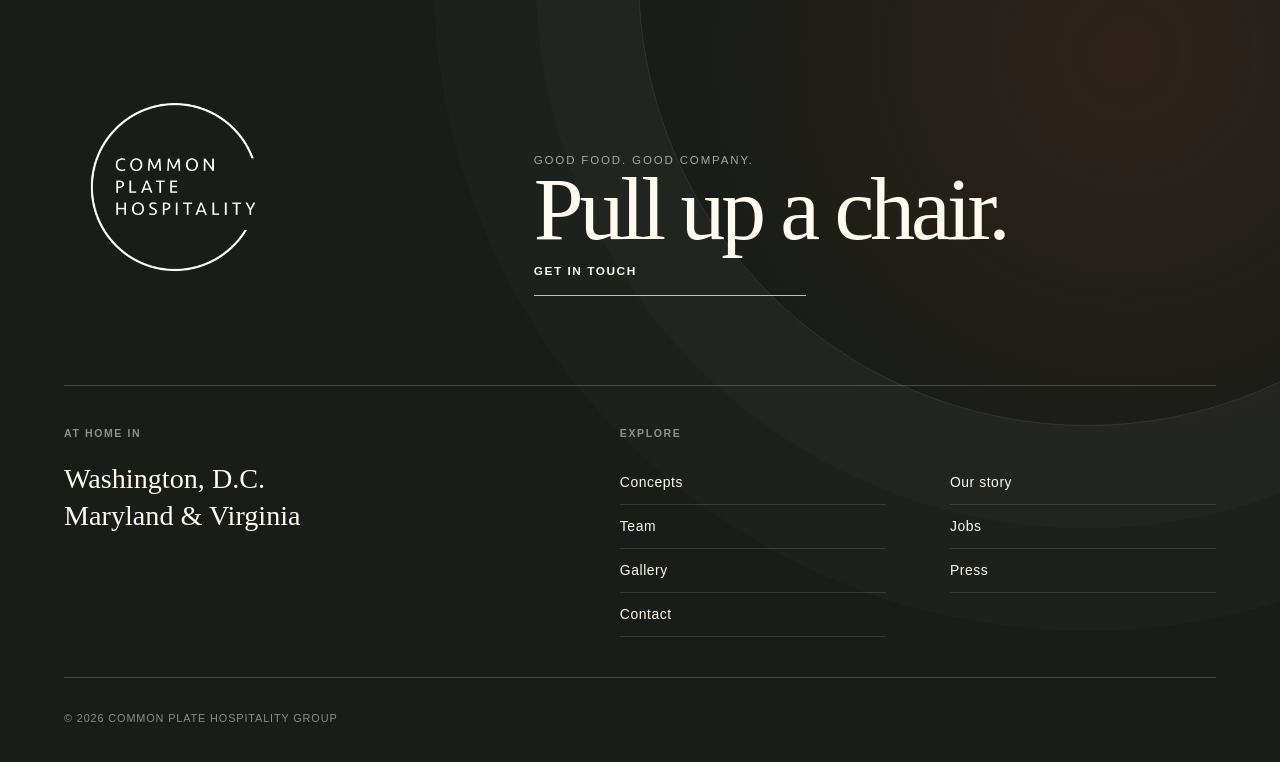
<file: jobs.html>
<!doctype html>
<html lang="en">
<head>
  <meta charset="utf-8"><script src="guard.js?v=guard-20260719-1"></script>
  <meta name="viewport" content="width=device-width, initial-scale=1">
  <meta name="description" content="Explore restaurant careers with Common Plate Hospitality Group and find your place on our culinary, service, and management teams.">
  <title>Careers — Common Plate Hospitality Group</title>
  <link rel="stylesheet" href="styles.css?v=mobile-images-20260718-1">
  <script src="script.js?v=mobile-images-20260718-1" defer></script>
</head>
<body class="jobs-page">
  <a class="skip-link" href="#main-content">Skip to main content</a>

  <header class="site-header">
    <a class="brand" href="index.html">
      <img src="assets/downloaded-images/ec713d_eb078e83b4784c56b53eb7123b80dd3b~mv2_d_1500_1500_s_2.png" alt="Common Plate Hospitality Group">
    </a>
    <button class="menu-toggle" type="button" aria-expanded="false" aria-controls="main-nav" aria-label="Open navigation"><span></span><span></span><span></span></button>
    <nav id="main-nav">
      <a href="index.html">Home</a>
      <a href="index.html#concepts">Concepts</a>
      <a href="index.html#story">Story</a>
      <a href="team.html">Team</a>
      <a aria-current="page" href="jobs.html">Jobs</a>
      <a href="gallery.html">Gallery</a>
      <a href="press.html">Press</a>
      <a href="contact.html">Contact</a>
    </nav>
  </header>

  <main id="main-content">
    <section class="page-intro jobs-intro" aria-labelledby="jobs-title">
      <div class="jobs-intro__title">
        <p class="eyebrow">Careers</p>
        <h1 id="jobs-title">Join our team.</h1>
      </div>
      <p class="jobs-intro__statement">Bring your craft, curiosity, and care to a group built around genuine hospitality.</p>
    </section>

    <section class="jobs-openings" id="open-roles" aria-labelledby="open-roles-title">
      <header class="jobs-section-heading">
        <div>
          <p class="eyebrow">Open roles</p>
          <h2 id="open-roles-title">Find your place at the table.</h2>
        </div>
        <p>Great restaurants are built by people who show up for the guest and for each other. Explore opportunities across our kitchens, dining rooms, bars, and leadership teams.</p>
      </header>

      <div class="jobs-grid">
        <article class="job-card">
          <div class="job-card__top">
            <span class="job-card__number" aria-hidden="true">01</span>
            <img class="job-card__icon" src="assets/jobs/line-cook.png" alt="" width="667" height="667">
          </div>
          <h3>Line Cook</h3>
          <p class="job-card__schedule">Full / Part-time</p>
          <p class="job-card__summary">Prepare, cook, plate, and garnish menu items efficiently while maintaining recipe, quality, and food-safety standards.</p>
          <a class="job-card__link" href="https://www.commonplategroup.com/line-cook" aria-label="View the Line Cook job description on the Common Plate careers site">Job description</a>
        </article>

        <article class="job-card">
          <div class="job-card__top">
            <span class="job-card__number" aria-hidden="true">02</span>
            <img class="job-card__icon" src="assets/jobs/bartender.png" alt="" width="667" height="667" loading="lazy" decoding="async">
          </div>
          <h3>Bartender</h3>
          <p class="job-card__schedule">Full / Part-time</p>
          <p class="job-card__summary">Mix and serve drinks while providing timely guest service and maintaining a clean, stocked, and organized bar.</p>
          <a class="job-card__link" href="https://www.commonplategroup.com/bartender" aria-label="View the Bartender job description on the Common Plate careers site">Job description</a>
        </article>

        <article class="job-card">
          <div class="job-card__top">
            <span class="job-card__number" aria-hidden="true">03</span>
            <img class="job-card__icon" src="assets/jobs/busser-food-runner.png" alt="" width="667" height="667" loading="lazy" decoding="async">
          </div>
          <h3>Busser / Food Runner</h3>
          <p class="job-card__schedule">Full / Part-time</p>
          <p class="job-card__summary">Support the service team by maintaining the dining room, clearing tables, running food, and responding efficiently to guest needs.</p>
          <a class="job-card__link" href="https://www.commonplategroup.com/busser" aria-label="View the Busser and Food Runner job description on the Common Plate careers site">Job description</a>
        </article>

        <article class="job-card">
          <div class="job-card__top">
            <span class="job-card__number" aria-hidden="true">04</span>
            <img class="job-card__icon" src="assets/jobs/host.png" alt="" width="667" height="667" loading="lazy" decoding="async">
          </div>
          <h3>Host</h3>
          <p class="job-card__schedule">Full / Part-time</p>
          <p class="job-card__summary">Create a welcoming first impression by answering calls, managing reservations, and greeting and seating guests professionally.</p>
          <a class="job-card__link" href="https://www.commonplategroup.com/host" aria-label="View the Host job description on the Common Plate careers site">Job description</a>
        </article>

        <article class="job-card">
          <div class="job-card__top">
            <span class="job-card__number" aria-hidden="true">05</span>
            <img class="job-card__icon" src="assets/jobs/dishwasher.png" alt="" width="667" height="667" loading="lazy" decoding="async">
          </div>
          <h3>Dishwasher</h3>
          <p class="job-card__schedule">Full / Part-time</p>
          <p class="job-card__summary">Maintain sanitary dishes, cookware, tableware, and dishwashing areas using machine and manual cleaning methods.</p>
          <a class="job-card__link" href="https://www.commonplategroup.com/dishwasher" aria-label="View the Dishwasher job description on the Common Plate careers site">Job description</a>
        </article>

        <article class="job-card">
          <div class="job-card__top">
            <span class="job-card__number" aria-hidden="true">06</span>
            <img class="job-card__icon" src="assets/jobs/server.png" alt="" width="667" height="667" loading="lazy" decoding="async">
          </div>
          <h3>Server</h3>
          <p class="job-card__schedule">Full / Part-time</p>
          <p class="job-card__summary">Provide fast, knowledgeable table service while maintaining an organized station and a consistently positive guest experience.</p>
          <a class="job-card__link" href="https://www.commonplategroup.com/server" aria-label="View the Server job description on the Common Plate careers site">Job description</a>
        </article>

        <article class="job-card">
          <div class="job-card__top">
            <span class="job-card__number" aria-hidden="true">07</span>
            <img class="job-card__icon" src="assets/jobs/manager.png" alt="" width="667" height="667" loading="lazy" decoding="async">
          </div>
          <h3>Manager</h3>
          <p class="job-card__schedule">Full-time</p>
          <p class="job-card__summary">Lead smooth daily operations while overseeing guest satisfaction, team performance, costs, and employee retention.</p>
          <a class="job-card__link" href="https://www.commonplategroup.com/manager" aria-label="View the Manager job description on the Common Plate careers site">Job description</a>
        </article>
      </div>
    </section>

    <section class="jobs-application" id="application" aria-labelledby="application-title">
      <div class="jobs-application__shell">
        <div class="jobs-application__lead">
          <p class="eyebrow">Ready when you are</p>
          <h2 id="application-title">Join our team.</h2>
        </div>
        <div class="jobs-application__copy">
          <p class="jobs-application__intro">The application takes just a few minutes. Tell us what interests you, choose a location, introduce yourself, and upload your résumé.</p>
          <ol class="jobs-application__steps">
            <li><span>01</span><p><strong>Choose your role.</strong> Select one or more opportunities that fit your experience.</p></li>
            <li><span>02</span><p><strong>Share your story.</strong> Add your contact details and tell us what you would bring to the team.</p></li>
            <li><span>03</span><p><strong>Send your résumé.</strong> The official application accepts supported files up to 15 MB.</p></li>
          </ol>
          <a class="jobs-application__cta" href="https://www.commonplategroup.com/jobs" target="_blank" rel="noopener noreferrer">Open the official careers page</a>
          <p class="jobs-application__note">Opens in a new tab; the application form appears below the role listings.</p>
        </div>
      </div>
      <p class="jobs-equal-opportunity">Common Plate Hospitality Group is an equal opportunity employer. Applicants are considered without regard to race, sex, religion, national origin, disability, protected veteran status, or any other status protected by law.</p>
    </section>
  </main>

  <footer class="site-footer">
    <div class="footer-shell">
      <div class="footer-lead">
        <a class="footer-brand" href="index.html" aria-label="Common Plate Hospitality Group, home"><img src="assets/downloaded-images/ec713d_eb078e83b4784c56b53eb7123b80dd3b~mv2_d_1500_1500_s_2.png" alt=""></a>
        <div class="footer-callout">
          <p class="eyebrow">Good food. Good company.</p>
          <p class="footer-headline">Pull up a chair.</p>
          <a class="footer-cta" href="contact.html">Get in touch</a>
        </div>
      </div>
      <div class="footer-directory">
        <div class="footer-location">
          <p class="footer-label">At home in</p>
          <p>Washington, D.C.<br>Maryland &amp; Virginia</p>
        </div>
        <nav class="footer-nav" aria-label="Footer">
          <p class="footer-label">Explore</p>
          <div><a href="index.html#concepts">Concepts</a><a href="index.html#story">Our story</a><a href="team.html">Team</a><a href="jobs.html">Jobs</a><a href="gallery.html">Gallery</a><a href="press.html">Press</a><a href="contact.html">Contact</a></div>
        </nav>
      </div>
      <div class="footer-meta">
        <p>© <span data-current-year>2026</span> Common Plate Hospitality Group</p>
      </div>
    </div>
  </footer>
</body>
</html>
</file>
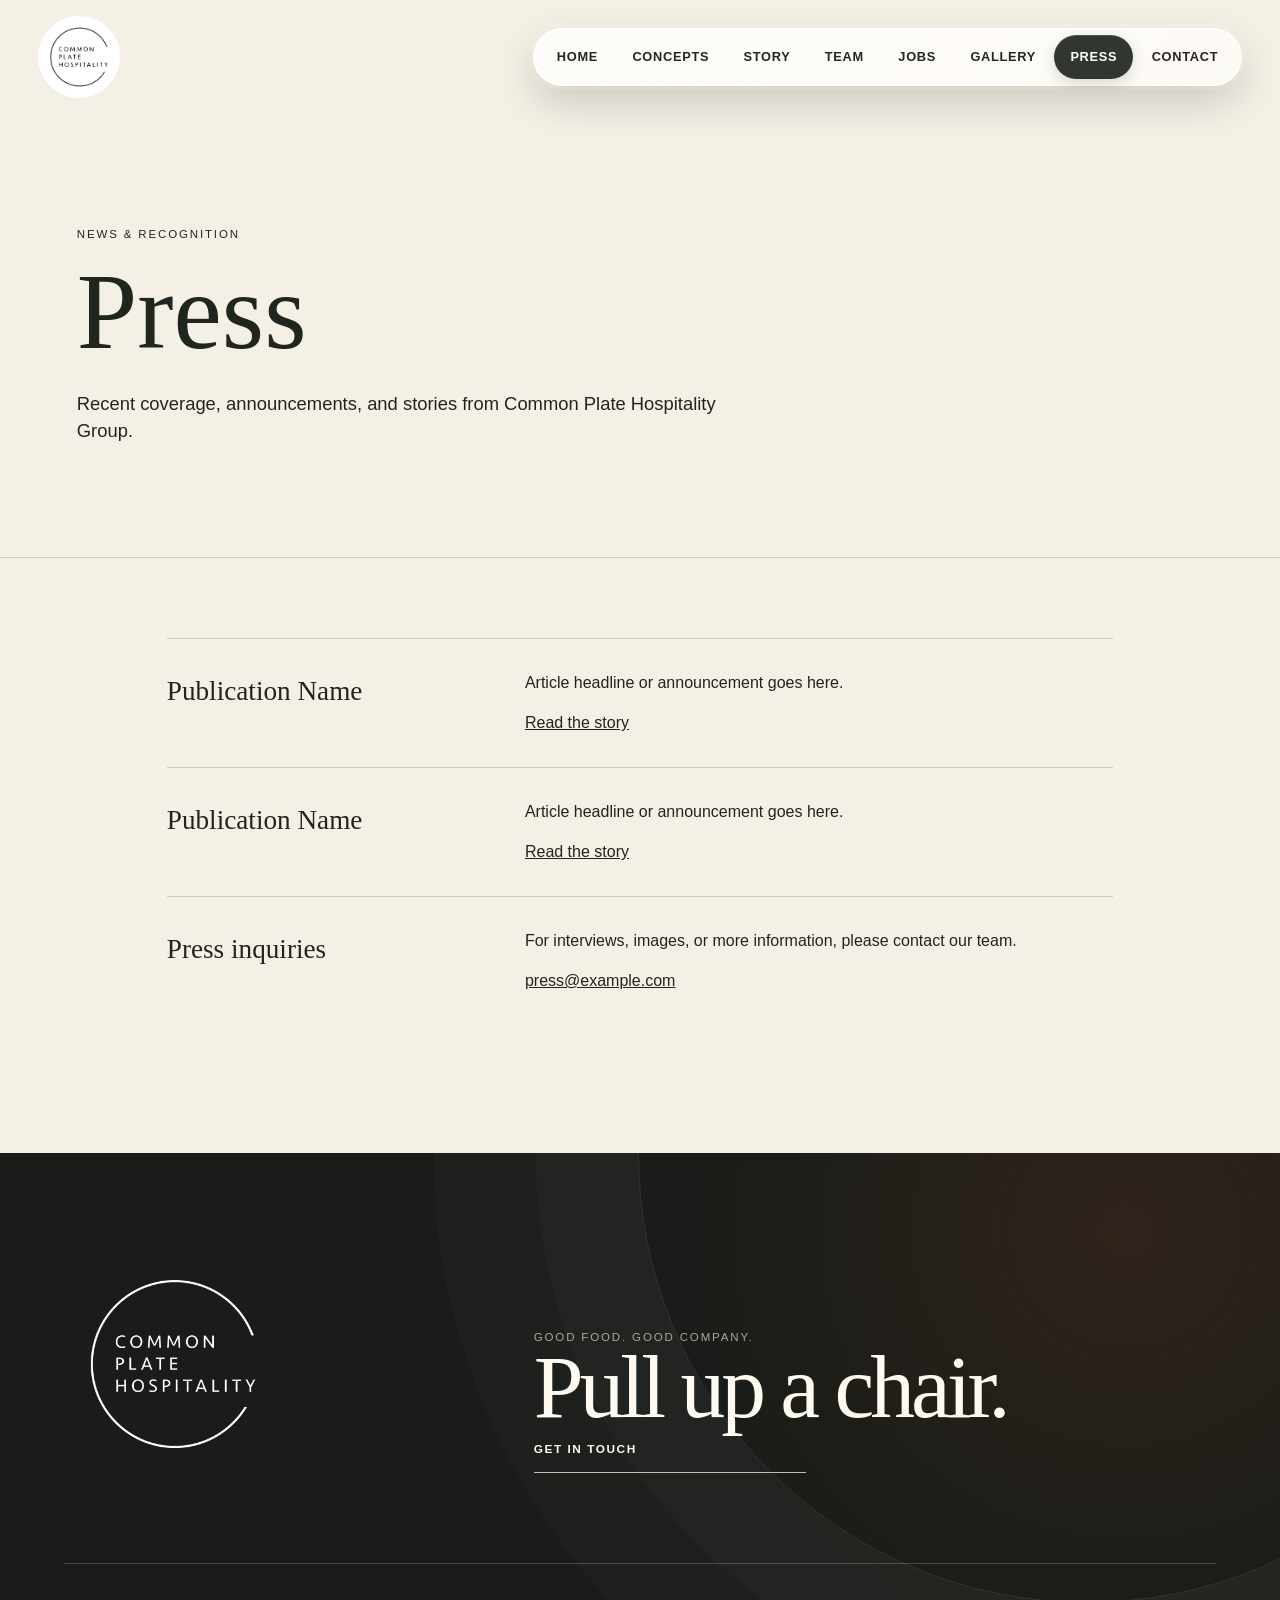
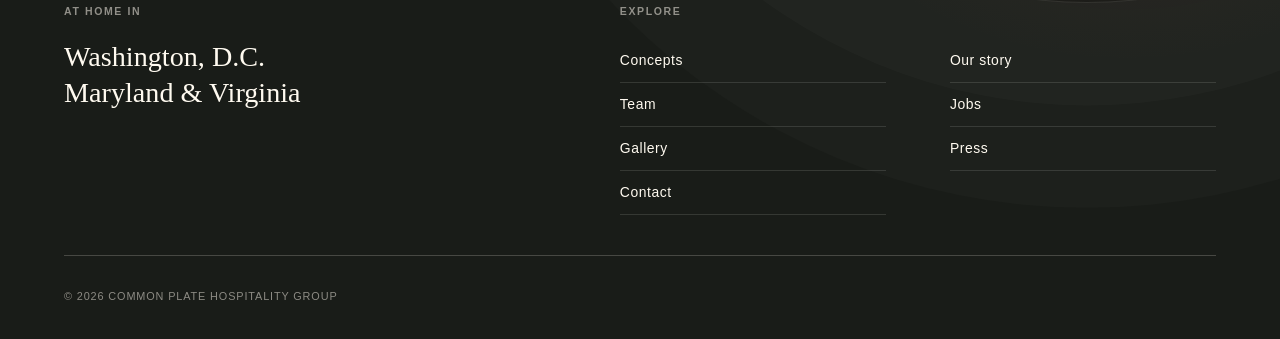
<file: press.html>
<!doctype html><html lang="en"><head><meta charset="utf-8"><script src="guard.js?v=guard-20260719-1"></script><meta name="viewport" content="width=device-width,initial-scale=1"><title>Press — Common Plate</title><link rel="stylesheet" href="styles.css?v=mobile-images-20260718-1"><script src="script.js?v=mobile-images-20260718-1" defer></script></head><body>
<header class="site-header"><a class="brand" href="index.html"><img src="assets/downloaded-images/ec713d_eb078e83b4784c56b53eb7123b80dd3b~mv2_d_1500_1500_s_2.png" alt="Common Plate Hospitality Group"></a><button class="menu-toggle" type="button" aria-expanded="false" aria-controls="main-nav" aria-label="Open navigation"><span></span><span></span><span></span></button><nav id="main-nav"><a href="index.html">Home</a><a href="index.html#concepts">Concepts</a><a href="index.html#story">Story</a><a href="team.html">Team</a><a href="jobs.html">Jobs</a><a href="gallery.html">Gallery</a><a aria-current="page" href="press.html">Press</a><a href="contact.html">Contact</a></nav></header>
<main><section class="page-intro"><p class="eyebrow">News &amp; recognition</p><h1>Press</h1><p>Recent coverage, announcements, and stories from Common Plate Hospitality Group.</p></section><section class="content"><div class="content-block"><h3>Publication Name</h3><div><p>Article headline or announcement goes here.</p><a href="#">Read the story</a></div></div><div class="content-block"><h3>Publication Name</h3><div><p>Article headline or announcement goes here.</p><a href="#">Read the story</a></div></div><div class="content-block"><h3>Press inquiries</h3><div><p>For interviews, images, or more information, please contact our team.</p><a href="mailto:press@example.com">press@example.com</a></div></div></section></main>
<footer class="site-footer"><div class="footer-shell"><div class="footer-lead"><a class="footer-brand" href="index.html" aria-label="Common Plate Hospitality Group, home"><img src="assets/downloaded-images/ec713d_eb078e83b4784c56b53eb7123b80dd3b~mv2_d_1500_1500_s_2.png" alt=""></a><div class="footer-callout"><p class="eyebrow">Good food. Good company.</p><p class="footer-headline">Pull up a chair.</p><a class="footer-cta" href="contact.html">Get in touch</a></div></div><div class="footer-directory"><div class="footer-location"><p class="footer-label">At home in</p><p>Washington, D.C.<br>Maryland &amp; Virginia</p></div><nav class="footer-nav" aria-label="Footer"><p class="footer-label">Explore</p><div><a href="index.html#concepts">Concepts</a><a href="index.html#story">Our story</a><a href="team.html">Team</a><a href="jobs.html">Jobs</a><a href="gallery.html">Gallery</a><a href="press.html">Press</a><a href="contact.html">Contact</a></div></nav></div><div class="footer-meta"><p>© <span data-current-year>2026</span> Common Plate Hospitality Group</p></div></div></footer></body></html>
</file>
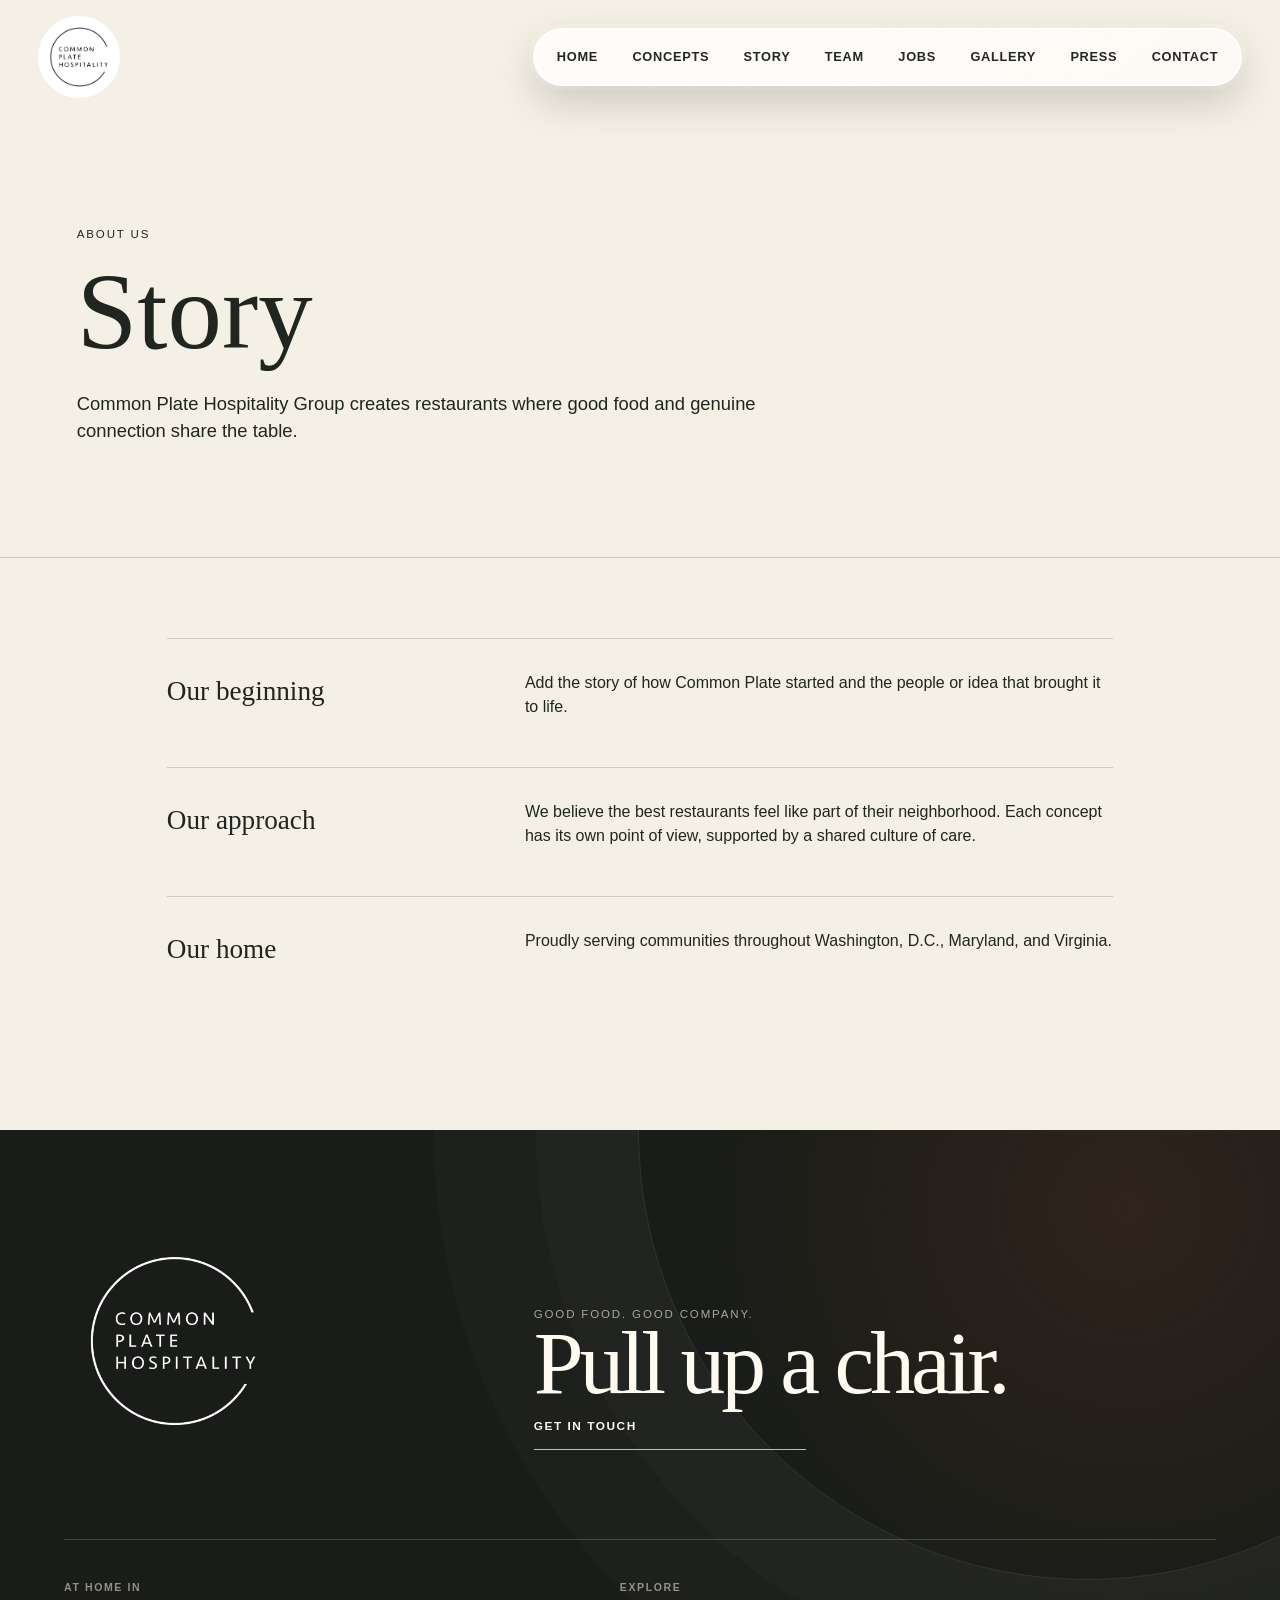
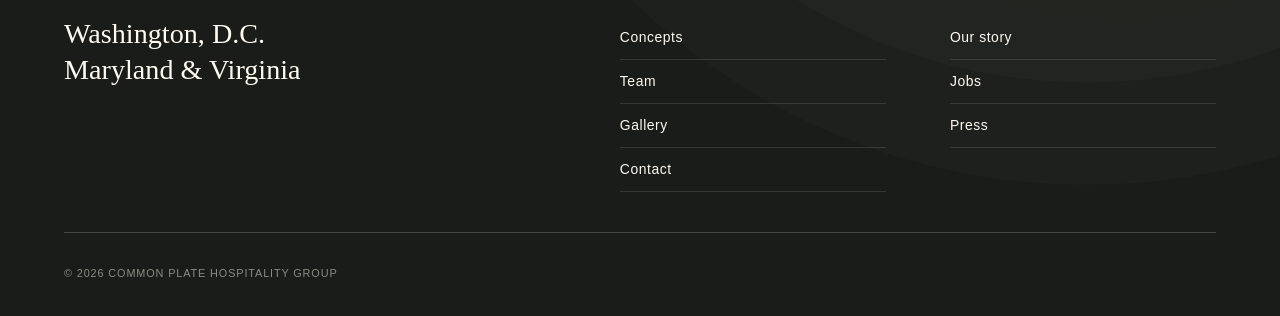
<file: story.html>
<!doctype html><html lang="en"><head><meta charset="utf-8"><script src="guard.js?v=guard-20260719-1"></script><meta name="viewport" content="width=device-width,initial-scale=1"><title>Story — Common Plate</title><link rel="stylesheet" href="styles.css?v=mobile-images-20260718-1"><script src="script.js?v=mobile-images-20260718-1" defer></script></head><body>
<header class="site-header"><a class="brand" href="index.html"><img src="assets/downloaded-images/ec713d_eb078e83b4784c56b53eb7123b80dd3b~mv2_d_1500_1500_s_2.png" alt="Common Plate Hospitality Group"></a><button class="menu-toggle" type="button" aria-expanded="false" aria-controls="main-nav" aria-label="Open navigation"><span></span><span></span><span></span></button><nav id="main-nav"><a href="index.html">Home</a><a href="index.html#concepts">Concepts</a><a href="index.html#story">Story</a><a href="team.html">Team</a><a href="jobs.html">Jobs</a><a href="gallery.html">Gallery</a><a href="press.html">Press</a><a href="contact.html">Contact</a></nav></header>
<main><section class="page-intro"><p class="eyebrow">About us</p><h1>Story</h1><p>Common Plate Hospitality Group creates restaurants where good food and genuine connection share the table.</p></section><section class="content"><div class="content-block"><h3>Our beginning</h3><p>Add the story of how Common Plate started and the people or idea that brought it to life.</p></div><div class="content-block"><h3>Our approach</h3><p>We believe the best restaurants feel like part of their neighborhood. Each concept has its own point of view, supported by a shared culture of care.</p></div><div class="content-block"><h3>Our home</h3><p>Proudly serving communities throughout Washington, D.C., Maryland, and Virginia.</p></div></section></main>
<footer class="site-footer"><div class="footer-shell"><div class="footer-lead"><a class="footer-brand" href="index.html" aria-label="Common Plate Hospitality Group, home"><img src="assets/downloaded-images/ec713d_eb078e83b4784c56b53eb7123b80dd3b~mv2_d_1500_1500_s_2.png" alt=""></a><div class="footer-callout"><p class="eyebrow">Good food. Good company.</p><p class="footer-headline">Pull up a chair.</p><a class="footer-cta" href="contact.html">Get in touch</a></div></div><div class="footer-directory"><div class="footer-location"><p class="footer-label">At home in</p><p>Washington, D.C.<br>Maryland &amp; Virginia</p></div><nav class="footer-nav" aria-label="Footer"><p class="footer-label">Explore</p><div><a href="index.html#concepts">Concepts</a><a href="index.html#story">Our story</a><a href="team.html">Team</a><a href="jobs.html">Jobs</a><a href="gallery.html">Gallery</a><a href="press.html">Press</a><a href="contact.html">Contact</a></div></nav></div><div class="footer-meta"><p>© <span data-current-year>2026</span> Common Plate Hospitality Group</p></div></div></footer></body></html>
</file>
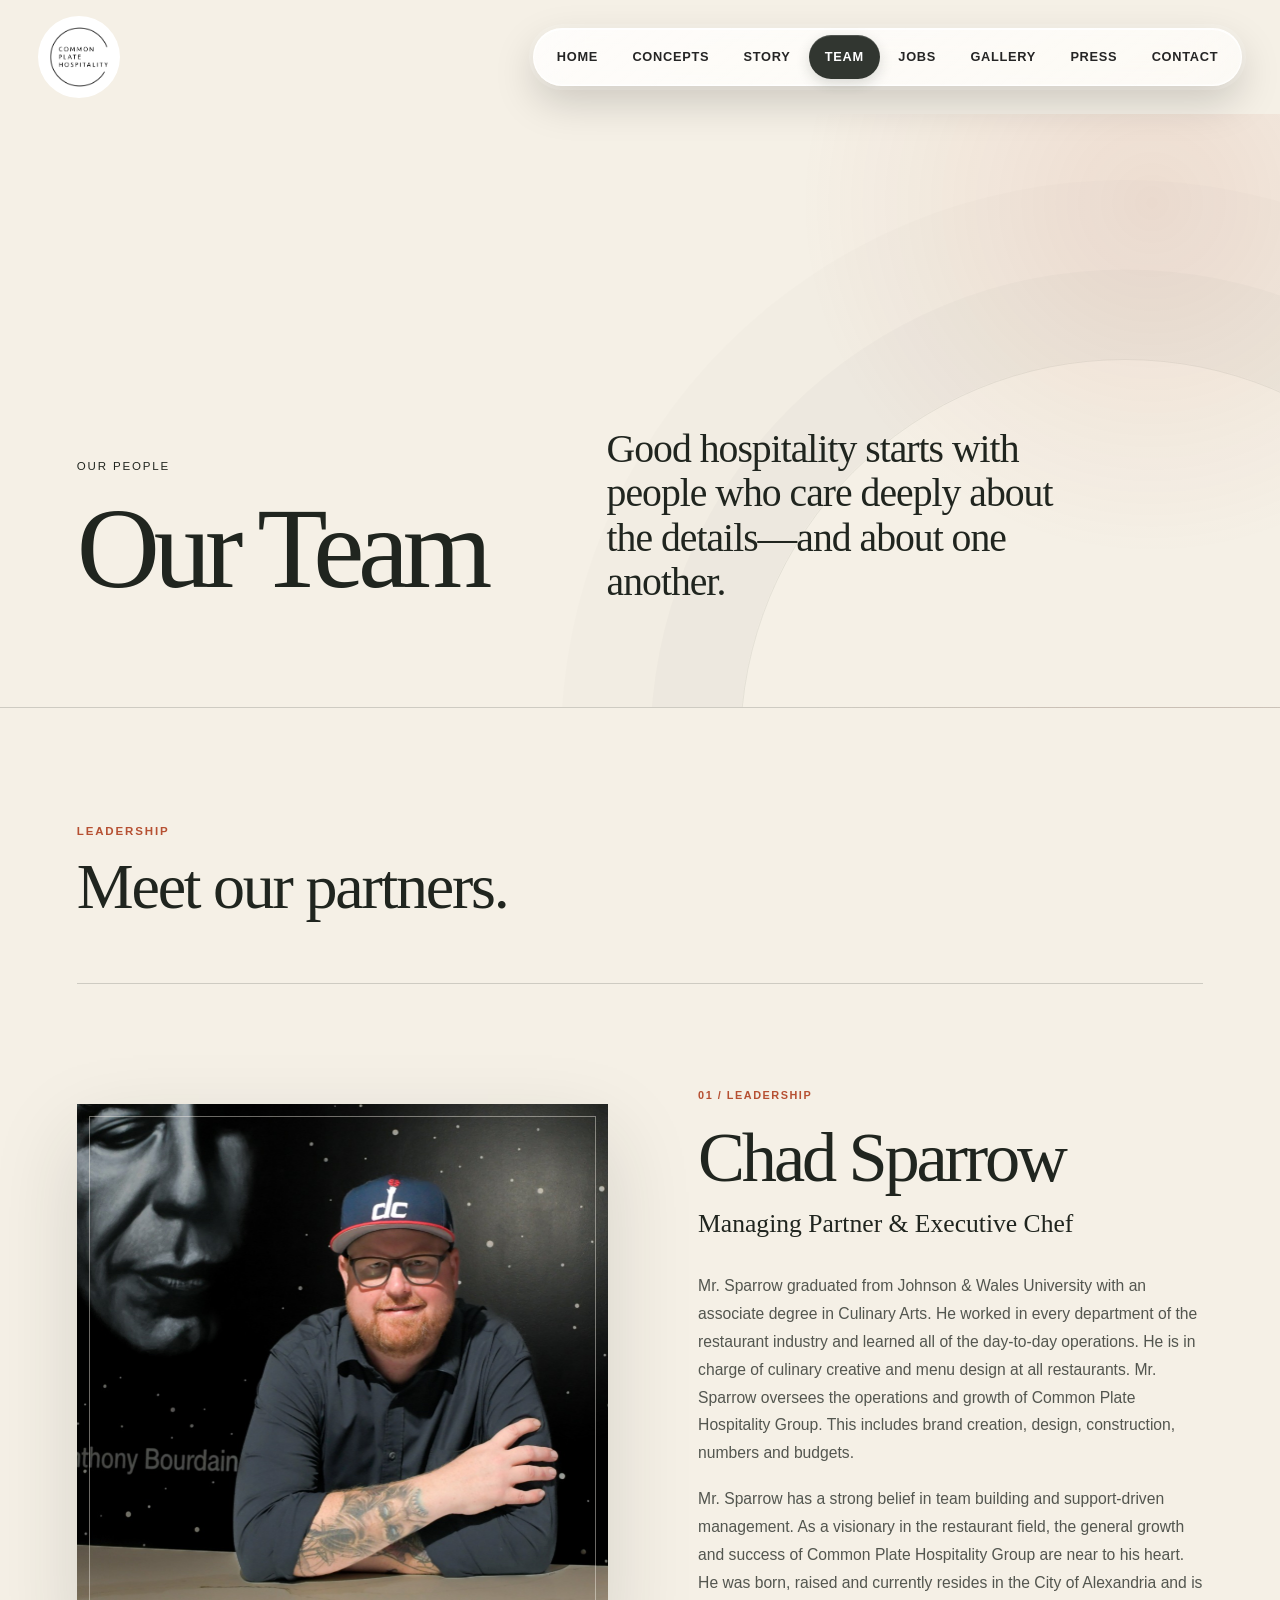
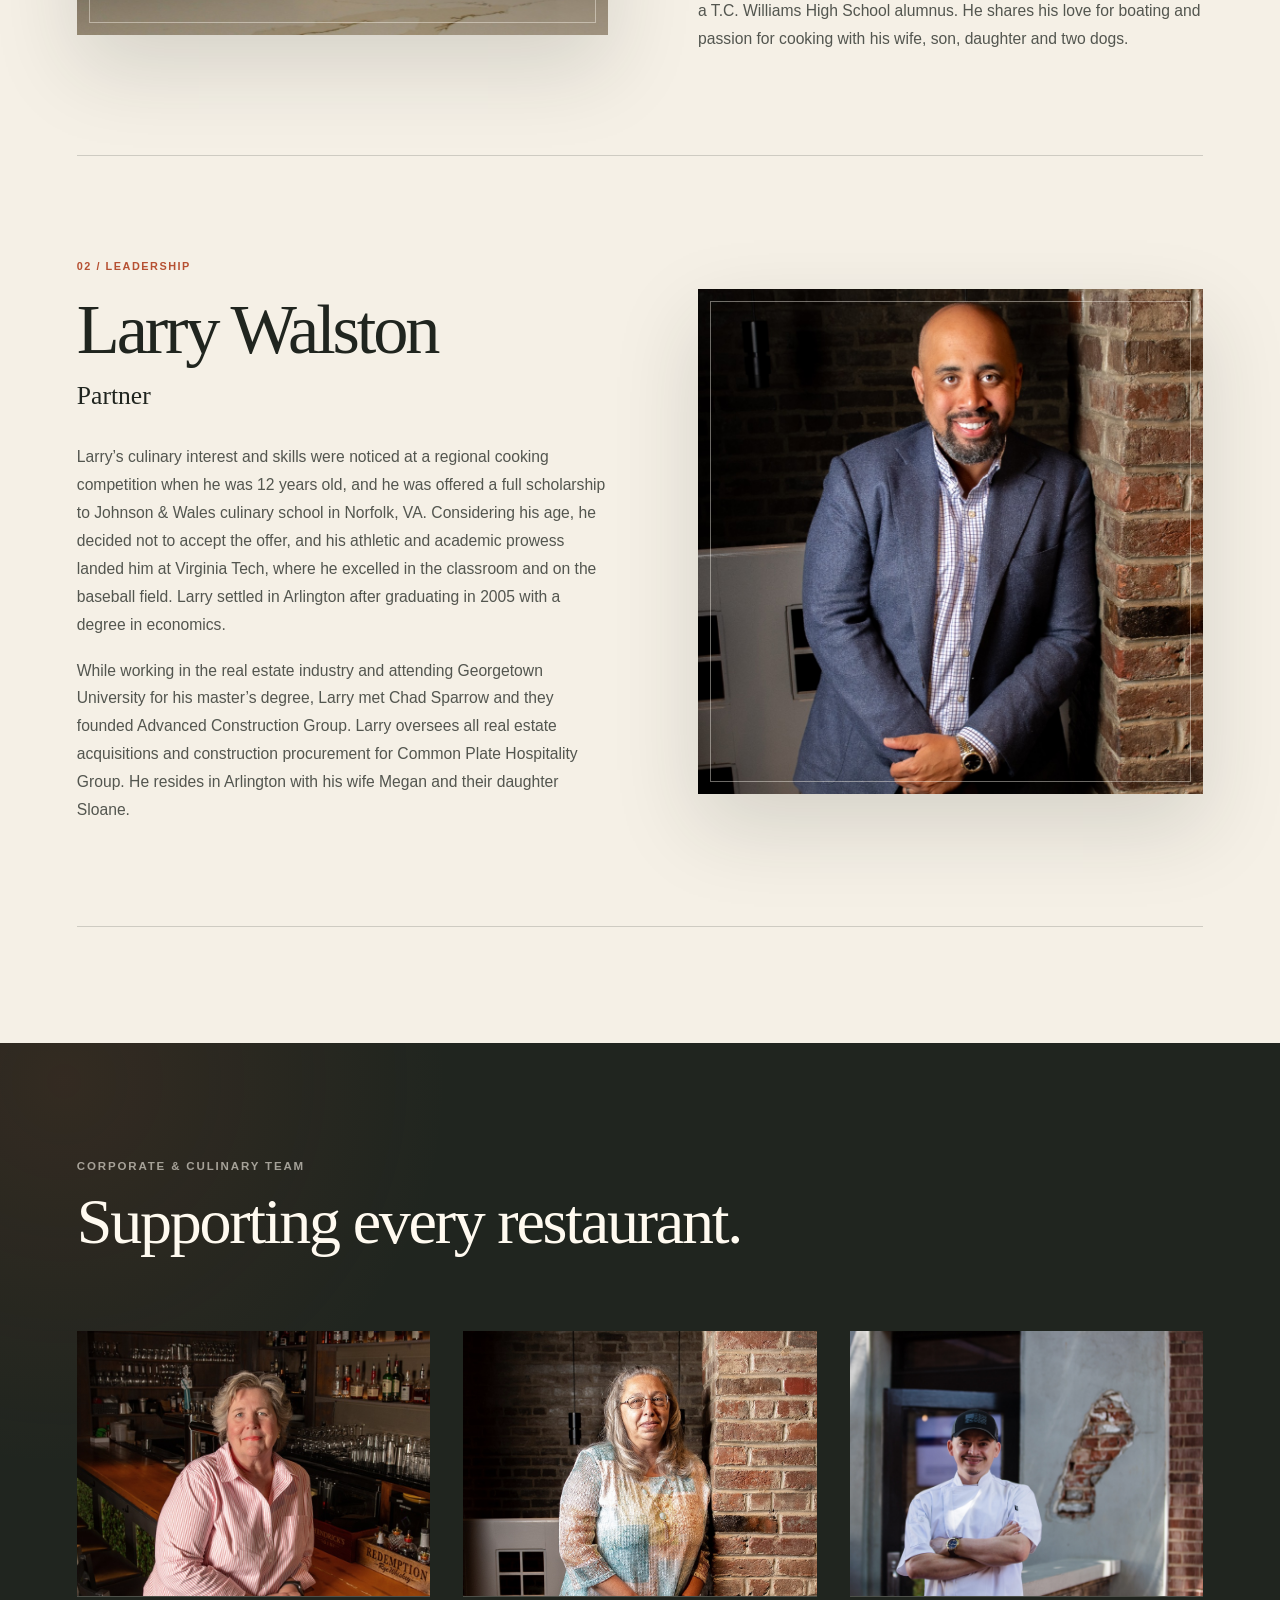
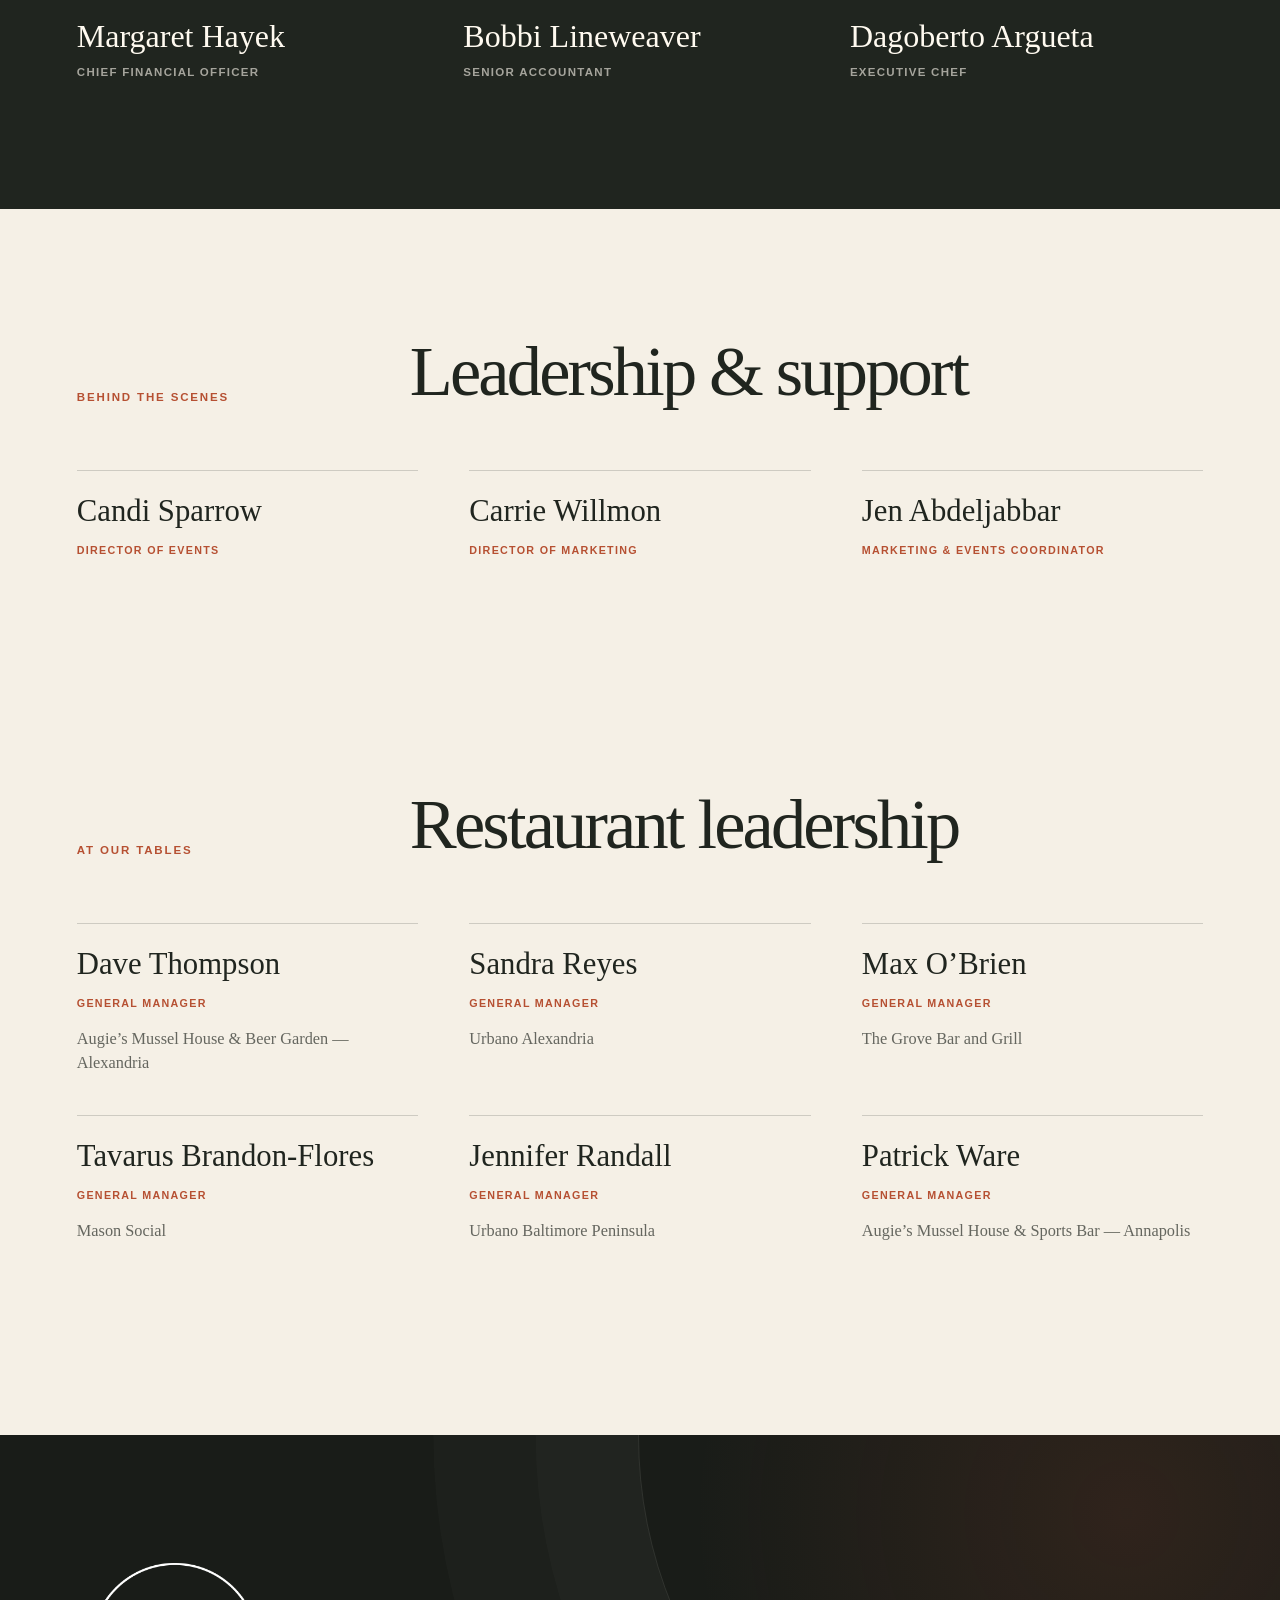
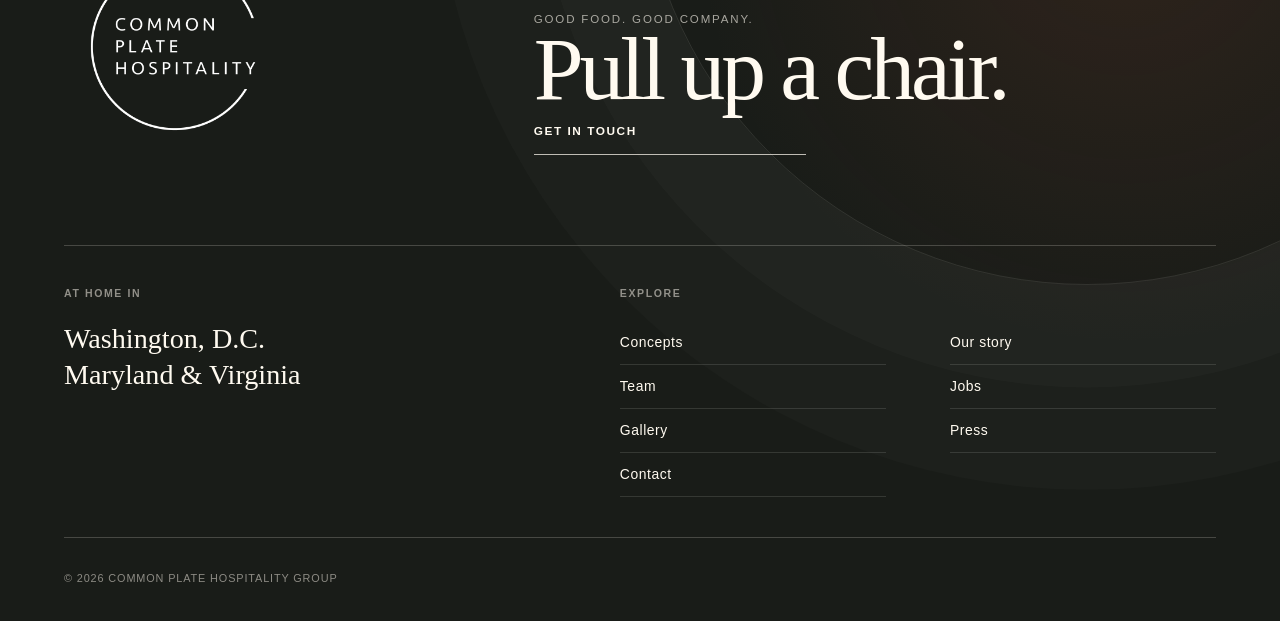
<file: team.html>
<!doctype html>
<html lang="en">
<head>
  <meta charset="utf-8"><script src="guard.js?v=guard-20260719-1"></script>
  <meta name="viewport" content="width=device-width, initial-scale=1">
  <meta name="description" content="Meet the partners, culinary team, support team, and restaurant leaders behind Common Plate Hospitality Group.">
  <title>Our Team — Common Plate Hospitality Group</title>
  <link rel="stylesheet" href="styles.css?v=mobile-images-20260718-1">
  <script src="script.js?v=mobile-images-20260718-1" defer></script>
</head>
<body class="team-page">
  <a class="skip-link" href="#main-content">Skip to main content</a>

  <header class="site-header">
    <a class="brand" href="index.html">
      <img src="assets/downloaded-images/ec713d_eb078e83b4784c56b53eb7123b80dd3b~mv2_d_1500_1500_s_2.png" alt="Common Plate Hospitality Group">
    </a>
    <button class="menu-toggle" type="button" aria-expanded="false" aria-controls="main-nav" aria-label="Open navigation"><span></span><span></span><span></span></button>
    <nav id="main-nav">
      <a href="index.html">Home</a>
      <a href="index.html#concepts">Concepts</a>
      <a href="index.html#story">Story</a>
      <a aria-current="page" href="team.html">Team</a>
      <a href="jobs.html">Jobs</a>
      <a href="gallery.html">Gallery</a>
      <a href="press.html">Press</a>
      <a href="contact.html">Contact</a>
    </nav>
  </header>

  <main id="main-content">
    <section class="page-intro team-intro" aria-labelledby="team-title">
      <div class="team-intro__title">
        <p class="eyebrow">Our people</p>
        <h1 id="team-title">Our Team</h1>
      </div>
      <p class="team-intro__statement">Good hospitality starts with people who care deeply about the details—and about one another.</p>
    </section>

    <section class="team-leads" aria-labelledby="partners-heading">
      <header class="team-section-heading team-section-heading--leads">
        <p class="eyebrow">Leadership</p>
        <h2 id="partners-heading">Meet our partners.</h2>
      </header>

      <article class="team-lead">
        <figure class="team-lead__media team-lead__media--chad">
          <img src="assets/team/chad-sparrow.jpg" alt="Chad Sparrow" width="1063" height="1128" loading="lazy" decoding="async">
        </figure>
        <div class="team-lead__copy">
          <p class="team-label">01 / Leadership</p>
          <h3>Chad Sparrow</h3>
          <p class="team-role">Managing Partner &amp; Executive Chef</p>
          <div class="team-bio">
            <p>Mr. Sparrow graduated from Johnson &amp; Wales University with an associate degree in Culinary Arts. He worked in every department of the restaurant industry and learned all of the day-to-day operations. He is in charge of culinary creative and menu design at all restaurants. Mr. Sparrow oversees the operations and growth of Common Plate Hospitality Group. This includes brand creation, design, construction, numbers and budgets.</p>
            <p>Mr. Sparrow has a strong belief in team building and support-driven management. As a visionary in the restaurant field, the general growth and success of Common Plate Hospitality Group are near to his heart. He was born, raised and currently resides in the City of Alexandria and is a T.C. Williams High School alumnus. He shares his love for boating and passion for cooking with his wife, son, daughter and two dogs.</p>
          </div>
        </div>
      </article>

      <article class="team-lead team-lead--reverse">
        <figure class="team-lead__media team-lead__media--larry">
          <img src="assets/team/larry-walston-web.jpg" alt="Larry Walston" width="1066" height="1600" loading="lazy" decoding="async">
        </figure>
        <div class="team-lead__copy">
          <p class="team-label">02 / Leadership</p>
          <h3>Larry Walston</h3>
          <p class="team-role">Partner</p>
          <div class="team-bio">
            <p>Larry’s culinary interest and skills were noticed at a regional cooking competition when he was 12 years old, and he was offered a full scholarship to Johnson &amp; Wales culinary school in Norfolk, VA. Considering his age, he decided not to accept the offer, and his athletic and academic prowess landed him at Virginia Tech, where he excelled in the classroom and on the baseball field. Larry settled in Arlington after graduating in 2005 with a degree in economics.</p>
            <p>While working in the real estate industry and attending Georgetown University for his master’s degree, Larry met Chad Sparrow and they founded Advanced Construction Group. Larry oversees all real estate acquisitions and construction procurement for Common Plate Hospitality Group. He resides in Arlington with his wife Megan and their daughter Sloane.</p>
          </div>
        </div>
      </article>
    </section>

    <section class="team-featured" aria-labelledby="corporate-heading">
      <div class="team-featured__shell">
        <header class="team-section-heading team-section-heading--light">
          <p class="eyebrow">Corporate &amp; culinary team</p>
          <h2 id="corporate-heading">Supporting every restaurant.</h2>
        </header>

        <div class="team-featured__grid">
          <article class="team-profile">
            <figure class="team-profile__media team-profile__media--margaret">
              <img src="assets/team/margaret-hayek.jpg" alt="Margaret Hayek" width="976" height="651" loading="lazy" decoding="async">
            </figure>
            <div class="team-profile__copy">
              <h3>Margaret Hayek</h3>
              <p>Chief Financial Officer</p>
            </div>
          </article>

          <article class="team-profile">
            <figure class="team-profile__media team-profile__media--bobbi">
              <img src="assets/team/bobbi-lineweaver-web.jpg" alt="Bobbi Lineweaver" width="1200" height="800" loading="lazy" decoding="async">
            </figure>
            <div class="team-profile__copy">
              <h3>Bobbi Lineweaver</h3>
              <p>Senior Accountant</p>
            </div>
          </article>

          <article class="team-profile">
            <figure class="team-profile__media team-profile__media--dagoberto">
              <img src="assets/team/dagoberto-argueta-web.jpg" alt="Dagoberto Argueta" width="1600" height="1321" loading="lazy" decoding="async">
            </figure>
            <div class="team-profile__copy">
              <h3>Dagoberto Argueta</h3>
              <p>Executive Chef</p>
            </div>
          </article>
        </div>
      </div>
    </section>

    <section class="team-directory" aria-label="Team directory">
      <section class="team-directory__group">
        <header class="team-directory__heading">
          <p class="eyebrow">Behind the scenes</p>
          <h2>Leadership &amp; support</h2>
        </header>
        <div class="team-directory__grid team-directory__grid--support">
          <article class="team-directory__person">
            <h3>Candi Sparrow</h3>
            <p class="team-directory__role">Director of Events</p>
          </article>
          <article class="team-directory__person">
            <h3>Carrie Willmon</h3>
            <p class="team-directory__role">Director of Marketing</p>
          </article>
          <article class="team-directory__person">
            <h3>Jen Abdeljabbar</h3>
            <p class="team-directory__role">Marketing &amp; Events Coordinator</p>
          </article>
        </div>
      </section>

      <section class="team-directory__group">
        <header class="team-directory__heading">
          <p class="eyebrow">At our tables</p>
          <h2>Restaurant leadership</h2>
        </header>
        <div class="team-directory__grid">
          <article class="team-directory__person">
            <h3>Dave Thompson</h3>
            <p class="team-directory__role">General Manager</p>
            <p class="team-directory__venue">Augie’s Mussel House &amp; Beer Garden — Alexandria</p>
          </article>
          <article class="team-directory__person">
            <h3>Sandra Reyes</h3>
            <p class="team-directory__role">General Manager</p>
            <p class="team-directory__venue">Urbano Alexandria</p>
          </article>
          <article class="team-directory__person">
            <h3>Max O’Brien</h3>
            <p class="team-directory__role">General Manager</p>
            <p class="team-directory__venue">The Grove Bar and Grill</p>
          </article>
          <article class="team-directory__person">
            <h3>Tavarus Brandon-Flores</h3>
            <p class="team-directory__role">General Manager</p>
            <p class="team-directory__venue">Mason Social</p>
          </article>
          <article class="team-directory__person">
            <h3>Jennifer Randall</h3>
            <p class="team-directory__role">General Manager</p>
            <p class="team-directory__venue">Urbano Baltimore Peninsula</p>
          </article>
          <article class="team-directory__person">
            <h3>Patrick Ware</h3>
            <p class="team-directory__role">General Manager</p>
            <p class="team-directory__venue">Augie’s Mussel House &amp; Sports Bar — Annapolis</p>
          </article>
        </div>
      </section>
    </section>
  </main>

  <footer class="site-footer">
    <div class="footer-shell">
      <div class="footer-lead">
        <a class="footer-brand" href="index.html" aria-label="Common Plate Hospitality Group, home"><img src="assets/downloaded-images/ec713d_eb078e83b4784c56b53eb7123b80dd3b~mv2_d_1500_1500_s_2.png" alt=""></a>
        <div class="footer-callout">
          <p class="eyebrow">Good food. Good company.</p>
          <p class="footer-headline">Pull up a chair.</p>
          <a class="footer-cta" href="contact.html">Get in touch</a>
        </div>
      </div>
      <div class="footer-directory">
        <div class="footer-location">
          <p class="footer-label">At home in</p>
          <p>Washington, D.C.<br>Maryland &amp; Virginia</p>
        </div>
        <nav class="footer-nav" aria-label="Footer">
          <p class="footer-label">Explore</p>
          <div><a href="index.html#concepts">Concepts</a><a href="index.html#story">Our story</a><a href="team.html">Team</a><a href="jobs.html">Jobs</a><a href="gallery.html">Gallery</a><a href="press.html">Press</a><a href="contact.html">Contact</a></div>
        </nav>
      </div>
      <div class="footer-meta">
        <p>© <span data-current-year>2026</span> Common Plate Hospitality Group</p>
      </div>
    </div>
  </footer>
</body>
</html>
</file>
<file: styles.css>
:root {
  --ink: #20251f;
  --paper: #f5f0e6;
  --cream: #fffaf0;
  --sage: #71806b;
  --rust: #b65032;
  --line: rgba(32, 37, 31, 0.18);
}

* { box-sizing: border-box; }

html { scroll-behavior: smooth; }

body {
  margin: 0;
  color: var(--ink);
  background: var(--paper);
  font-family: Arial, Helvetica, sans-serif;
  line-height: 1.5;
}

a { color: inherit; }

.site-header {
  position: sticky;
  top: 0;
  z-index: 20;
  display: flex;
  align-items: center;
  justify-content: space-between;
  gap: 1.25rem;
  padding: 1rem 3vw;
  background: transparent;
}

.brand {
  flex: 0 0 82px;
  width: 82px;
  height: 82px;
  display: grid;
  place-items: center;
  padding: 0;
  color: #fff;
  border: 3px solid rgba(255, 255, 255, 0.96);
  background: #fff;
  border-radius: 50%;
  font-size: 0.52rem;
  font-weight: 700;
  line-height: 1.25;
  text-align: center;
  text-decoration: none;
  text-transform: uppercase;
  letter-spacing: 0.16em;
  overflow: hidden;
}
.brand img { display: block; width: 100%; height: 100%; object-fit: cover; transition: transform 220ms ease; }

.site-header nav {
  display: flex;
  align-items: center;
  justify-content: flex-end;
  flex-wrap: wrap;
  gap: 0.15rem;
  padding: 0.4rem;
  border: 1px solid rgba(255, 255, 255, 0.88);
  border-radius: 999px;
  background: linear-gradient(145deg, rgba(255, 255, 255, 0.82), rgba(255, 255, 255, 0.66));
  box-shadow:
    0 0 0 4px rgba(255, 255, 255, 0.12),
    0 16px 40px rgba(0, 0, 0, 0.17),
    inset 0 1px 0 rgba(255, 255, 255, 0.98),
    inset 0 -1px 0 rgba(255, 255, 255, 0.3);
  backdrop-filter: blur(24px) saturate(170%);
  -webkit-backdrop-filter: blur(24px) saturate(170%);
}
.site-header nav a { padding: 0.76rem 1rem; color: #252525; border-radius: 999px; font-size: 0.8rem; font-weight: 700; text-decoration: none; text-transform: uppercase; letter-spacing: 0.055em; transition: color 160ms ease, background 160ms ease, box-shadow 160ms ease, transform 160ms ease; }
.site-header nav a:hover, .site-header nav a[aria-current="page"] { color: #fff; background: rgba(32, 37, 31, 0.92); box-shadow: inset 0 1px 0 rgba(255, 255, 255, 0.16), 0 5px 14px rgba(32, 37, 31, 0.16); }
.site-header nav a:hover { transform: translateY(-1px); }

:focus-visible { outline: 3px solid var(--rust); outline-offset: 4px; }

.skip-link {
  position: fixed;
  z-index: 100;
  top: 0.75rem;
  left: 0.75rem;
  padding: 0.8rem 1rem;
  color: var(--cream);
  background: var(--ink);
  border-radius: 4px;
  font-size: 0.76rem;
  font-weight: 700;
  letter-spacing: 0.08em;
  text-decoration: none;
  text-transform: uppercase;
  transform: translateY(-150%);
  transition: transform 160ms ease;
}
.skip-link:focus { transform: translateY(0); }

.hero {
  min-height: 66vh;
  display: grid;
  place-items: end start;
  padding: 8vw 6vw;
  color: var(--cream);
  background:
    radial-gradient(circle at 75% 25%, rgba(182, 80, 50, 0.8), transparent 24%),
    linear-gradient(135deg, #263025, #68725f 55%, #27231f);
}

.eyebrow { margin: 0 0 1rem; text-transform: uppercase; letter-spacing: 0.16em; font-size: 0.72rem; }
h1, h2 { margin: 0; font-family: Georgia, serif; font-weight: 400; line-height: 0.98; }
h1 { max-width: 900px; font-size: clamp(3.2rem, 8.5vw, 8rem); }
h2 { font-size: clamp(2.1rem, 5vw, 4.5rem); }

.intro, .page-intro { padding: 7rem 6vw; }
.intro { display: grid; grid-template-columns: 1fr 1.6fr; gap: 5vw; }
.intro p { max-width: 720px; margin: 0; font-family: Georgia, serif; font-size: clamp(1.4rem, 2.6vw, 2.4rem); line-height: 1.25; }
.intro .story-copy { max-width: 820px; font-size: clamp(1.2rem, 2vw, 1.75rem); line-height: 1.45; }

.home-section-heading { padding: 6rem 6vw 3rem; border-top: 1px solid var(--line); }
.home-section-heading h2 { margin-top: 0.5rem; }
.home-section-heading p:last-child { max-width: 680px; margin: 1.25rem 0 0; }

.page-intro { border-bottom: 1px solid var(--line); }
.page-intro p:last-child { max-width: 680px; margin: 1.5rem 0 0; font-size: 1.15rem; }

/* Team page */
.team-page main { overflow: hidden; overflow: clip; }
.team-page #main-content { scroll-margin-top: 7rem; }
.team-intro {
  position: relative;
  isolation: isolate;
  min-height: clamp(34rem, 66vh, 52rem);
  display: grid;
  grid-template-columns: minmax(0, 0.82fr) minmax(20rem, 1.18fr);
  align-items: end;
  gap: clamp(3rem, 9vw, 10rem);
  padding: clamp(7rem, 10vw, 11rem) 6vw clamp(5rem, 8vw, 8rem);
  overflow: hidden;
  background:
    radial-gradient(circle at 90% 15%, rgba(182, 80, 50, 0.12), transparent 22rem),
    var(--paper);
}
.team-intro::before {
  content: "";
  position: absolute;
  z-index: -1;
  right: -18vw;
  bottom: -33vw;
  width: 60vw;
  height: 60vw;
  border: 1px solid rgba(32, 37, 31, 0.08);
  border-radius: 50%;
  box-shadow: 0 0 0 7vw rgba(32, 37, 31, 0.018), 0 0 0 14vw rgba(32, 37, 31, 0.012);
  pointer-events: none;
}
.team-intro h1 { max-width: 8ch; font-size: clamp(4.8rem, 9vw, 9rem); letter-spacing: -0.055em; }
.team-intro__statement {
  max-width: 24ch !important;
  margin: 0 !important;
  font-family: Georgia, serif;
  font-size: clamp(1.8rem, 3.1vw, 3.25rem) !important;
  line-height: 1.12;
  letter-spacing: -0.025em;
}
.team-section-heading { max-width: 50rem; }
.team-section-heading .eyebrow { color: var(--rust); font-weight: 700; }
.team-section-heading h2 { font-size: clamp(2.8rem, 5vw, 5.4rem); letter-spacing: -0.035em; }
.team-section-heading--leads { padding-bottom: clamp(2.5rem, 5vw, 4.5rem); }
.team-leads {
  width: min(88vw, 1320px);
  margin: 0 auto;
  padding: clamp(5rem, 9vw, 9rem) 0;
}
.team-lead {
  display: grid;
  grid-template-columns: minmax(0, 1fr) minmax(20rem, 0.95fr);
  align-items: center;
  gap: clamp(3rem, 7vw, 7rem);
  padding: clamp(4rem, 8vw, 8rem) 0;
  border-top: 1px solid var(--line);
}
.team-lead:last-child { border-bottom: 1px solid var(--line); }
.team-lead__media {
  position: relative;
  aspect-ratio: 1;
  margin: 0;
  overflow: hidden;
  background: #ddd8ce;
  box-shadow: 0 2rem 5rem rgba(32, 37, 31, 0.15);
}
.team-lead__media::after {
  content: "";
  position: absolute;
  inset: 0.75rem;
  border: 1px solid rgba(255, 250, 240, 0.42);
  pointer-events: none;
}
.team-lead__media img,
.team-profile__media img { width: 100%; height: 100%; display: block; object-fit: cover; }
.team-lead__media--chad img { object-position: center 38%; }
.team-lead__media--larry img { object-position: center 34%; }
.team-lead__copy h3 { margin: 0; font-family: Georgia, serif; font-size: clamp(3rem, 5.5vw, 5.75rem); font-weight: 400; line-height: 0.98; letter-spacing: -0.045em; }
.team-label {
  margin: 0 0 1.25rem;
  color: var(--rust);
  font-size: 0.68rem;
  font-weight: 700;
  letter-spacing: 0.14em;
  text-transform: uppercase;
}
.team-role {
  margin: 1rem 0 2rem;
  font-family: Georgia, serif;
  font-size: clamp(1.2rem, 2vw, 1.6rem);
  line-height: 1.25;
}
.team-bio { max-width: 62ch; color: rgba(32, 37, 31, 0.76); font-size: 0.98rem; line-height: 1.78; }
.team-bio p { margin: 0; }
.team-bio p + p { margin-top: 1.1rem; }
@media (min-width: 961px) {
  .team-lead--reverse .team-lead__media { order: 2; }
  .team-lead--reverse .team-lead__copy { order: 1; }
}
@media (min-width: 801px) and (max-width: 960px) {
  .team-lead { grid-template-columns: 1fr; }
  .team-lead__media { width: min(100%, 40rem); }
}
.team-featured {
  padding: clamp(5.5rem, 9vw, 9rem) 6vw clamp(6rem, 10vw, 10rem);
  color: var(--cream);
  background:
    radial-gradient(circle at 5% 5%, rgba(182, 80, 50, 0.13), transparent 24rem),
    var(--ink);
}
.team-featured__shell { width: min(100%, 1420px); margin: 0 auto; }
.team-section-heading--light { max-width: 58rem; margin-bottom: clamp(3rem, 6vw, 6rem); }
.team-section-heading--light .eyebrow { color: rgba(255, 250, 240, 0.58); }
.team-featured__grid { display: grid; grid-template-columns: repeat(3, minmax(0, 1fr)); gap: clamp(1.25rem, 2.6vw, 2.5rem); }
.team-profile { min-width: 0; }
.team-profile__media { aspect-ratio: 4 / 3; margin: 0; overflow: hidden; background: #30362f; }
.team-profile__media img { filter: saturate(0.88); transition: transform 500ms cubic-bezier(0.2, 0.7, 0.2, 1), filter 300ms ease; }
.team-profile:hover .team-profile__media img { filter: saturate(1); transform: scale(1.02); }
.team-profile__media--margaret img { object-position: center 35%; }
.team-profile__media--bobbi img { object-position: center 32%; }
.team-profile__media--dagoberto img { object-position: center 30%; }
.team-profile__copy { padding: 1.4rem 0 0; border-top: 1px solid rgba(255, 250, 240, 0.2); }
.team-profile__copy h3 { margin: 0; font-family: Georgia, serif; font-size: clamp(1.6rem, 2.5vw, 2.35rem); font-weight: 400; line-height: 1.08; }
.team-profile__copy p { margin: 0.65rem 0 0; color: rgba(255, 250, 240, 0.6); font-size: 0.72rem; font-weight: 700; letter-spacing: 0.11em; line-height: 1.5; text-transform: uppercase; }
.team-directory {
  width: min(88vw, 1320px);
  margin: 0 auto;
  padding: clamp(6rem, 10vw, 10rem) 0;
}
.team-directory__group + .team-directory__group { margin-top: clamp(6rem, 10vw, 10rem); }
.team-directory__heading { display: grid; grid-template-columns: minmax(10rem, 0.55fr) minmax(0, 1.45fr); align-items: end; gap: 2rem; margin-bottom: clamp(2.5rem, 5vw, 4.5rem); }
.team-directory__heading .eyebrow { margin: 0; color: var(--rust); font-weight: 700; }
.team-directory__heading h2 { font-size: clamp(2.7rem, 5.5vw, 5.25rem); letter-spacing: -0.04em; }
.team-directory__grid { display: grid; grid-template-columns: repeat(3, minmax(0, 1fr)); column-gap: clamp(1.5rem, 4vw, 4rem); }
.team-directory__person { min-width: 0; min-height: 12rem; padding: 1.5rem 0 2rem; border-top: 1px solid var(--line); }
.team-directory__person h3 { margin: 0; font-family: Georgia, serif; font-size: clamp(1.65rem, 2.4vw, 2.35rem); font-weight: 400; line-height: 1.1; }
.team-directory__role { margin: 0.85rem 0 0; color: var(--rust); font-size: 0.67rem; font-weight: 700; letter-spacing: 0.12em; line-height: 1.45; text-transform: uppercase; }
.team-directory__venue { max-width: 25rem; margin: 1rem 0 0; color: rgba(32, 37, 31, 0.68); font-family: Georgia, serif; font-size: 1.02rem; line-height: 1.45; }

/* Jobs page */
.jobs-page main { overflow: hidden; overflow: clip; }
.jobs-page #main-content,
.jobs-openings,
.jobs-application { scroll-margin-top: 7rem; }
.jobs-intro {
  position: relative;
  isolation: isolate;
  min-height: clamp(34rem, 66vh, 52rem);
  display: grid;
  grid-template-columns: minmax(0, 0.9fr) minmax(20rem, 1.1fr);
  align-items: end;
  gap: clamp(3rem, 9vw, 10rem);
  padding: clamp(7rem, 10vw, 11rem) 6vw clamp(5rem, 8vw, 8rem);
  overflow: hidden;
  background:
    radial-gradient(circle at 86% 14%, rgba(182, 80, 50, 0.13), transparent 23rem),
    var(--paper);
}
.jobs-intro::before {
  content: "";
  position: absolute;
  z-index: -1;
  right: -18vw;
  bottom: -34vw;
  width: 62vw;
  height: 62vw;
  border: 1px solid rgba(32, 37, 31, 0.08);
  border-radius: 50%;
  box-shadow: 0 0 0 7vw rgba(32, 37, 31, 0.018), 0 0 0 14vw rgba(32, 37, 31, 0.012);
  pointer-events: none;
}
.jobs-intro .eyebrow { color: #93402b; font-weight: 700; }
.jobs-intro h1 { max-width: 8ch; font-size: clamp(4.8rem, 9vw, 9rem); letter-spacing: -0.055em; }
.jobs-intro__statement {
  max-width: 23ch !important;
  margin: 0 !important;
  font-family: Georgia, serif;
  font-size: clamp(1.8rem, 3.1vw, 3.25rem) !important;
  line-height: 1.12;
  letter-spacing: -0.025em;
}
.jobs-openings { padding: clamp(5.5rem, 9vw, 9rem) 4vw clamp(6rem, 10vw, 10rem); background: #fff; }
.jobs-section-heading {
  width: min(100%, 1480px);
  display: grid;
  grid-template-columns: minmax(0, 0.95fr) minmax(20rem, 1.05fr);
  align-items: end;
  gap: clamp(3rem, 8vw, 9rem);
  margin: 0 auto clamp(3.5rem, 7vw, 6.5rem);
}
.jobs-section-heading .eyebrow { color: #93402b; font-weight: 700; }
.jobs-section-heading h2 { max-width: 12ch; font-size: clamp(3rem, 5.8vw, 6rem); letter-spacing: -0.045em; }
.jobs-section-heading > p { max-width: 42rem; margin: 0; color: rgba(32, 37, 31, 0.7); font-size: clamp(1rem, 1.5vw, 1.2rem); line-height: 1.7; }
.jobs-grid { width: min(100%, 1480px); display: grid; grid-template-columns: repeat(8, minmax(0, 1fr)); grid-auto-rows: 1fr; gap: clamp(0.85rem, 1.5vw, 1.5rem); margin: 0 auto; }
.job-card {
  min-width: 0;
  min-height: 31rem;
  grid-column: span 2;
  display: flex;
  flex-direction: column;
  padding: clamp(1.5rem, 2.4vw, 2.25rem);
  border: 1px solid rgba(32, 37, 31, 0.1);
  background:
    linear-gradient(145deg, rgba(255, 255, 255, 0.46), rgba(255, 255, 255, 0.05)),
    #e5e3de;
  box-shadow: 0 1.4rem 3.5rem rgba(32, 37, 31, 0.06);
  text-align: center;
  transition: transform 220ms ease, background-color 220ms ease, box-shadow 220ms ease;
}
.job-card:hover { background-color: var(--cream); box-shadow: 0 1.8rem 4.5rem rgba(32, 37, 31, 0.11); transform: translateY(-4px); }
.job-card__top { position: relative; min-height: 7.5rem; display: grid; place-items: center; }
.job-card__number { position: absolute; top: 0; right: 0; color: rgba(32, 37, 31, 0.42); font-size: 0.65rem; font-weight: 700; letter-spacing: 0.12em; }
.job-card__icon { width: clamp(4.8rem, 7vw, 6.4rem); height: clamp(4.8rem, 7vw, 6.4rem); display: block; object-fit: contain; }
.job-card h3 { min-height: 2.08em; display: flex; align-items: center; justify-content: center; margin: 1.2rem 0 0; font-family: Georgia, serif; font-size: clamp(1.7rem, 2.5vw, 2.35rem); font-weight: 400; line-height: 1.04; letter-spacing: -0.025em; overflow-wrap: normal; text-wrap: balance; }
.job-card__schedule { width: max-content; max-width: 100%; margin: 1rem auto 0; padding: 0.42rem 0.66rem; color: #93402b; border: 1px solid rgba(147, 64, 43, 0.3); border-radius: 999px; background: rgba(255, 250, 240, 0.55); font-size: 0.64rem; font-weight: 700; letter-spacing: 0.1em; line-height: 1; text-transform: uppercase; }
.job-card__summary { flex: 1; margin: 1.35rem 0 1.7rem; color: rgba(32, 37, 31, 0.69); font-size: 0.9rem; line-height: 1.65; }
.job-card__link { min-height: 48px; display: flex; align-items: center; justify-content: center; padding: 0.8rem 1rem; color: var(--cream); background: var(--ink); font-size: 0.67rem; font-weight: 700; letter-spacing: 0.13em; text-decoration: none; text-transform: uppercase; transition: color 180ms ease, background 180ms ease, box-shadow 180ms ease; }
.job-card__link:hover { color: #fff; background: #93402b; box-shadow: 0 0.75rem 1.8rem rgba(147, 64, 43, 0.22); }
.jobs-application {
  position: relative;
  isolation: isolate;
  overflow: hidden;
  color: var(--cream);
  background:
    radial-gradient(circle at 5% 10%, rgba(255, 250, 240, 0.08), transparent 24rem),
    #7a3f30;
}
.jobs-application::before {
  content: "";
  position: absolute;
  z-index: -1;
  right: -16vw;
  bottom: -34vw;
  width: 62vw;
  height: 62vw;
  border: 1px solid rgba(255, 250, 240, 0.12);
  border-radius: 50%;
  box-shadow: 0 0 0 7vw rgba(255, 250, 240, 0.025), 0 0 0 14vw rgba(255, 250, 240, 0.018);
  pointer-events: none;
}
.jobs-application__shell { width: min(88vw, 1320px); display: grid; grid-template-columns: minmax(0, 0.8fr) minmax(20rem, 1.2fr); gap: clamp(3rem, 9vw, 9rem); margin: 0 auto; padding: clamp(6rem, 10vw, 10rem) 0 clamp(5rem, 8vw, 8rem); }
.jobs-application__lead .eyebrow { color: rgba(255, 250, 240, 0.72); font-weight: 700; }
.jobs-application__lead h2 { max-width: 8ch; font-size: clamp(4rem, 7vw, 7.5rem); letter-spacing: -0.05em; }
.jobs-application__intro { max-width: 34rem; margin: 0 0 2.5rem; font-family: Georgia, serif; font-size: clamp(1.35rem, 2.3vw, 2rem); line-height: 1.3; }
.jobs-application__steps { margin: 0 0 2.5rem; padding: 0; list-style: none; }
.jobs-application__steps li { display: grid; grid-template-columns: 2.5rem minmax(0, 1fr); gap: 1rem; padding: 1.25rem 0; border-top: 1px solid rgba(255, 250, 240, 0.22); }
.jobs-application__steps li:last-child { border-bottom: 1px solid rgba(255, 250, 240, 0.22); }
.jobs-application__steps span { color: rgba(255, 250, 240, 0.7); font-size: 0.65rem; font-weight: 700; letter-spacing: 0.12em; }
.jobs-application__steps p { margin: 0; color: rgba(255, 250, 240, 0.76); font-size: 0.93rem; line-height: 1.55; }
.jobs-application__steps strong { display: block; margin-bottom: 0.2rem; color: var(--cream); font-family: Georgia, serif; font-size: 1.2rem; font-weight: 400; }
.jobs-application__cta { min-height: 52px; display: inline-flex; align-items: center; justify-content: center; padding: 0.9rem 1.25rem; color: var(--ink); background: var(--cream); font-size: 0.69rem; font-weight: 700; letter-spacing: 0.13em; text-decoration: none; text-transform: uppercase; transition: color 180ms ease, background 180ms ease, transform 180ms ease; }
.jobs-application__cta:hover { color: #fff; background: var(--ink); transform: translateY(-2px); }
.jobs-application__note { margin: 0.85rem 0 0; color: rgba(255, 250, 240, 0.72); font-size: 0.75rem; }
.jobs-equal-opportunity { width: min(88vw, 1320px); margin: 0 auto; padding: 1.75rem 0 2.25rem; border-top: 1px solid rgba(255, 250, 240, 0.22); color: rgba(255, 250, 240, 0.7); font-size: 0.72rem; line-height: 1.6; }

@media (min-width: 700px) and (max-width: 1199px) {
  .jobs-grid { grid-template-columns: repeat(4, minmax(0, 1fr)); }
  .job-card { min-height: 28rem; }
  .job-card:last-child { grid-column: 2 / span 2; }
}

@media (min-width: 1200px) {
  .job-card:nth-last-child(3) { grid-column: 2 / span 2; }
  .job-card:nth-last-child(2) { grid-column: 4 / span 2; }
  .job-card:last-child { grid-column: 6 / span 2; }
}

@media (max-width: 800px) {
  .jobs-page #main-content,
  .jobs-openings,
  .jobs-application { scroll-margin-top: 6rem; }
  .jobs-intro { min-height: auto; grid-template-columns: 1fr; align-items: start; gap: 3rem; padding: clamp(4.5rem, 16vw, 7rem) 1.25rem clamp(4rem, 14vw, 6rem); }
  .jobs-intro::before { right: -54vw; bottom: -20vw; width: 110vw; height: 110vw; }
  .jobs-intro h1 { max-width: 7ch; font-size: clamp(4rem, 20vw, 6.8rem); }
  .jobs-intro__statement { max-width: 19ch !important; font-size: clamp(1.65rem, 7.5vw, 2.45rem) !important; }
  .jobs-openings { padding: 5rem 1.25rem 6rem; }
  .jobs-section-heading { grid-template-columns: 1fr; align-items: start; gap: 1.5rem; margin-bottom: 3.25rem; }
  .jobs-section-heading h2 { font-size: clamp(2.8rem, 13vw, 4.5rem); }
  .jobs-application__shell { width: calc(100% - 2.5rem); grid-template-columns: 1fr; gap: 3.5rem; padding: 5.5rem 0 5rem; }
  .jobs-application::before { right: -60vw; bottom: -15vw; width: 120vw; height: 120vw; }
  .jobs-application__lead h2 { font-size: clamp(3.8rem, 18vw, 6rem); }
  .jobs-application__intro { font-size: 1.4rem; }
  .jobs-application__cta { width: 100%; }
  .jobs-equal-opportunity { width: calc(100% - 2.5rem); }
}

@media (max-width: 699px) {
  .jobs-grid { grid-template-columns: 1fr; grid-auto-rows: auto; gap: 1rem; }
  .job-card,
  .job-card:last-child { min-height: 0; grid-column: auto; padding: 1.5rem; }
  .job-card__top { min-height: 6.25rem; }
  .job-card__icon { width: 5rem; height: 5rem; }
  .job-card h3 { min-height: 0; font-size: 2rem; }
  .job-card__summary { min-height: 0; }
}

.grid { display: grid; grid-template-columns: repeat(3, 1fr); border-top: 1px solid var(--line); }
.card { min-height: 260px; padding: 2.25rem; border-right: 1px solid var(--line); border-bottom: 1px solid var(--line); text-decoration: none; }
.card:nth-child(3n) { border-right: 0; }
.card:hover { background: var(--cream); }
.card h3 { margin: 4rem 0 0.6rem; font-family: Georgia, serif; font-size: 2rem; font-weight: 400; }
.card p { max-width: 28rem; margin: 0; }
.number { color: var(--rust); font-size: 0.75rem; letter-spacing: 0.1em; }

.content { max-width: 1100px; margin: auto; padding: 5rem 6vw 8rem; }
.content-block { display: grid; grid-template-columns: 1fr 2fr; gap: 4rem; padding: 2rem 0; border-top: 1px solid var(--line); }
.content-block h3 { margin: 0; font-family: Georgia, serif; font-size: 1.7rem; font-weight: 400; }
.content-block p { margin-top: 0; }
.button { display: inline-block; margin-top: 1rem; padding: 0.8rem 1.1rem; color: var(--cream); background: var(--ink); text-decoration: none; text-transform: uppercase; letter-spacing: 0.1em; font-size: 0.72rem; }

.gallery { display: grid; grid-template-columns: 1.4fr 1fr 1fr; gap: 1rem; padding: 1rem 4vw 7rem; }
.gallery div { min-height: 300px; background: linear-gradient(145deg, var(--sage), #273327); }
.gallery div:nth-child(2) { background: linear-gradient(145deg, #dba86f, var(--rust)); }
.gallery div:nth-child(3) { background: linear-gradient(145deg, #302720, #89705d); }
.gallery div:nth-child(4) { background: linear-gradient(145deg, #acb1a1, #536052); }
.gallery div:nth-child(5) { grid-column: span 2; background: linear-gradient(145deg, #713e30, #cb7755); }

.image-gallery { columns: 3 280px; column-gap: 1rem; padding: 1rem 1rem 6rem; background: #fff; }
.image-gallery figure { margin: 0 0 1rem; break-inside: avoid; overflow: hidden; background: #eee; }
.image-gallery img { display: block; width: 100%; height: auto; transition: transform 300ms ease; }
.image-gallery figure:hover img { transform: scale(1.015); }

.site-footer {
  position: relative;
  isolation: isolate;
  overflow: hidden;
  padding: 0;
  color: var(--cream);
  background:
    radial-gradient(circle at 88% 10%, rgba(182, 80, 50, 0.14), transparent 27rem),
    #191c18;
}
.site-footer::before {
  content: "";
  position: absolute;
  z-index: -1;
  top: -35vw;
  right: -20vw;
  width: 70vw;
  height: 70vw;
  border: 1px solid rgba(255, 250, 240, 0.1);
  border-radius: 50%;
  box-shadow: 0 0 0 8vw rgba(255, 250, 240, 0.018), 0 0 0 16vw rgba(255, 250, 240, 0.014);
  pointer-events: none;
}
.site-footer p { margin: 0; }
.footer-shell { width: min(100%, 1600px); margin: 0 auto; padding: clamp(4.5rem, 8vw, 8rem) 5vw 2.2rem; }
.footer-lead { display: grid; grid-template-columns: 0.7fr 1.3fr; align-items: end; gap: clamp(3rem, 8vw, 9rem); padding-bottom: clamp(4rem, 7vw, 7rem); }
.footer-brand { width: clamp(10rem, 17vw, 15rem); display: block; transition: transform 240ms ease; }
.footer-brand:hover { transform: rotate(-2deg) scale(1.015); }
.footer-brand img { width: 100%; height: auto; display: block; filter: brightness(0) invert(1); }
.footer-callout { justify-self: end; width: min(100%, 48rem); }
.footer-callout .eyebrow { color: rgba(255, 250, 240, 0.62); }
.footer-headline { margin: 0 0 2rem; font-family: Georgia, serif; font-size: clamp(3.6rem, 7vw, 7.6rem); font-weight: 400; line-height: 0.9; letter-spacing: -0.045em; }
.footer-cta { display: inline-flex; align-items: center; min-width: min(100%, 17rem); padding: 0.85rem 0; border-bottom: 1px solid rgba(255, 250, 240, 0.72); font-size: 0.74rem; font-weight: 700; letter-spacing: 0.13em; text-decoration: none; text-transform: uppercase; transition: border-color 180ms ease; }
.footer-cta:hover { border-color: var(--rust); }
.footer-directory { display: grid; grid-template-columns: 0.85fr 1.15fr; gap: clamp(3rem, 9vw, 10rem); padding: 2.5rem 0; border-top: 1px solid rgba(255, 250, 240, 0.2); border-bottom: 1px solid rgba(255, 250, 240, 0.2); }
.footer-label { margin-bottom: 1.2rem !important; color: rgba(255, 250, 240, 0.52); font-size: 0.66rem; font-weight: 700; letter-spacing: 0.15em; text-transform: uppercase; }
.footer-location > p:last-child { font-family: Georgia, serif; font-size: clamp(1.35rem, 2.2vw, 2rem); line-height: 1.3; }
.footer-nav { display: block; padding: 0; border: 0; background: none; box-shadow: none; }
.footer-nav > div { display: grid; grid-template-columns: repeat(2, minmax(0, 1fr)); column-gap: clamp(2rem, 5vw, 5rem); }
.footer-nav a { min-height: 44px; display: flex; align-items: center; border-bottom: 1px solid rgba(255, 250, 240, 0.12); font-size: 0.87rem; letter-spacing: 0.04em; text-decoration: none; transition: color 180ms ease, padding 180ms ease; }
.footer-nav a:hover { padding-left: 0.4rem; color: #fff; }
.footer-meta { display: flex; align-items: center; justify-content: space-between; gap: 2rem; padding-top: 2rem; color: rgba(255, 250, 240, 0.5); font-size: 0.68rem; letter-spacing: 0.08em; text-transform: uppercase; }

.home { background: #fff; }
.home .site-header { position: fixed; left: 0; right: 0; }
.hero-media {
  position: fixed;
  z-index: 0;
  inset: 0;
  overflow: hidden;
  pointer-events: none;
  background: #111 url("assets/downloaded-images/11062b_5a644384616248a68f13677e3b8faa94f000.jpg") center 45% / cover no-repeat;
}
.hero-media::after { content: ""; position: absolute; z-index: 1; inset: 0; pointer-events: none; background: linear-gradient(to top, rgba(12, 12, 12, 0.68), rgba(12, 12, 12, 0.04) 65%); }
.hero-media video { position: absolute; z-index: 0; inset: 0; width: 100%; height: 100%; object-fit: cover; transform-origin: center; }
.home.hero-media-hidden .hero-media { visibility: hidden; }
.hero-scroll { position: relative; z-index: 1; height: 100vh; background: transparent; }
.top-hero {
  position: sticky;
  top: 0;
  isolation: isolate;
  min-height: 100vh;
  height: 100vh;
  display: flex;
  align-items: flex-end;
  padding: 8vw 6vw;
  color: #fff;
  background: transparent;
}
.top-hero > div { position: relative; z-index: 3; will-change: opacity, transform; }
.hero-video-control { position: absolute; z-index: 4; right: 1.5rem; bottom: 1.5rem; min-height: 44px; padding: 0.7rem 0.9rem; border: 1px solid rgba(255, 255, 255, 0.5); border-radius: 999px; color: #fff; background: rgba(16, 16, 16, 0.68); backdrop-filter: blur(9px); -webkit-backdrop-filter: blur(9px); font: inherit; font-size: 0.65rem; font-weight: 700; letter-spacing: 0.1em; text-transform: uppercase; cursor: pointer; }
.hero-video-control[hidden] { display: none; }
.top-hero h1 { max-width: 850px; text-shadow: 0 2px 28px rgba(0, 0, 0, 0.32); }
.top-hero .eyebrow { margin-bottom: 1.2rem; }
.hero-mobile-link { display: none; }
.home .story-panel {
  position: relative;
  z-index: 3;
  min-height: 470px;
  display: grid;
  grid-template-columns: 0.85fr 1.35fr;
  align-items: center;
  gap: 6vw;
  padding: 7rem 7vw;
  color: #fff;
  background: linear-gradient(110deg, rgba(18, 18, 18, 0.76), rgba(18, 18, 18, 0.54));
  backdrop-filter: blur(1px);
  -webkit-backdrop-filter: blur(1px);
  box-shadow: 0 -30px 70px rgba(0, 0, 0, 0.24);
}
.home .story-panel .story-title { max-width: 500px; font-size: clamp(3.4rem, 7vw, 7rem); text-shadow: 0 5px 12px rgba(0, 0, 0, 0.52), 0 18px 38px rgba(0, 0, 0, 0.42); }
.home .story-panel .story-copy { max-width: 760px; margin: 0; font-size: clamp(1rem, 1.7vw, 1.35rem); line-height: 1.7; }
.home .story-panel .button { margin-top: 1.8rem; color: #232323; background: #fff; }
.photo-collage { position: relative; z-index: 3; min-height: 100vh; min-height: 100svh; overflow: visible; color: var(--cream); background: #151814; }
.photo-collage.is-scroll-ready { height: 360vh; height: 360svh; }
.photo-collage__sticky {
  position: relative;
  isolation: isolate;
  min-height: max(760px, 100vh);
  min-height: max(760px, 100svh);
  overflow: hidden;
  background:
    radial-gradient(circle at 22% 16%, rgba(182, 80, 50, 0.16), transparent 28rem),
    linear-gradient(145deg, #20251f, #111310 70%);
}
.photo-collage__sticky::after {
  content: "";
  position: absolute;
  z-index: 0;
  inset: 1.1rem;
  border: 1px solid rgba(255, 250, 240, 0.1);
  pointer-events: none;
}
.photo-collage.is-scroll-ready .photo-collage__sticky { position: -webkit-sticky; position: sticky; top: 0; height: 100vh; height: 100svh; min-height: 0; }
.photo-collage__heading { position: absolute; z-index: 1; top: 8vh; left: 5vw; max-width: 46rem; pointer-events: none; }
.photo-collage__heading .eyebrow { color: rgba(255, 250, 240, 0.65); }
.photo-collage__heading h2 { max-width: 9ch; font-size: clamp(4rem, 8vw, 8.6rem); letter-spacing: -0.045em; }
.photo-collage.is-scroll-ready.is-collage-active .photo-collage__heading, .photo-collage.is-scroll-ready.is-collage-active .photo-collage__closing { will-change: opacity, transform; }
.photo-layer {
  position: absolute;
  margin: 0;
  overflow: hidden;
  border: 8px solid rgba(255, 250, 240, 0.94);
  background: #333;
  box-shadow: 0 2rem 5rem rgba(0, 0, 0, 0.42);
  transform-origin: center;
  -webkit-backface-visibility: hidden;
  backface-visibility: hidden;
}
.photo-collage.is-image-loading-managed .photo-layer:not(.is-image-ready) { visibility: hidden; }
.photo-collage.is-scroll-ready.is-collage-active .photo-layer { will-change: opacity, transform; }
.photo-layer picture { width: 100%; height: 100%; display: block; }
.photo-layer img { width: 100%; height: 100%; display: block; object-fit: cover; }
.photo-layer figcaption { position: absolute; right: 0.75rem; bottom: 0.75rem; display: inline-flex; align-items: center; gap: 0.65rem; padding: 0.55rem 0.7rem; color: #22261f; background: rgba(255, 250, 240, 0.94); font-size: 0.62rem; font-weight: 700; line-height: 1; letter-spacing: 0.14em; text-transform: uppercase; }
.photo-layer figcaption span { color: var(--rust); }
.photo-layer--table { z-index: 2; top: 25vh; left: 3vw; width: 62vw; height: 65vh; transform: rotate(-1deg); }
.photo-layer--chef { z-index: 3; top: 5vh; right: 4vw; width: 27vw; height: 69vh; transform: rotate(1deg); }
.photo-layer--cocktail { z-index: 4; bottom: 3vh; left: 27vw; width: 36vw; height: 39vh; transform: rotate(-1deg); }
.photo-layer--plate { z-index: 5; right: 14vw; bottom: 7vh; width: 36vw; height: 38vh; transform: rotate(1deg); }
.photo-layer--chef img { object-position: center 58%; }
.photo-collage__closing { position: absolute; z-index: 8; bottom: 6vh; left: 6vw; width: min(27rem, 34vw); padding: clamp(1.3rem, 2.5vw, 2.2rem); color: var(--ink); background: var(--cream); box-shadow: 0 1.5rem 4rem rgba(0, 0, 0, 0.32); }
.photo-collage.is-scroll-ready .photo-collage__closing { opacity: 0; }
.photo-collage__closing p { margin: 0 0 1.35rem; font-family: Georgia, serif; font-size: clamp(1.3rem, 2.1vw, 2rem); line-height: 1.18; }
.photo-collage__closing a { display: inline-flex; padding-bottom: 0.25rem; border-bottom: 1px solid currentColor; font-size: 0.69rem; font-weight: 700; letter-spacing: 0.12em; text-decoration: none; text-transform: uppercase; }
.home #story, .home #concepts { scroll-margin-top: 7.25rem; }
.home #concepts { position: relative; z-index: 3; background: #fff; }
.home footer { position: relative; z-index: 3; }
.concepts-title { padding: 3.2rem 2rem; color: #292929; background: #fff; text-align: center; }
.concepts-title h2 { font-family: Arial, Helvetica, sans-serif; font-size: 1.2rem; font-weight: 700; letter-spacing: 0.35em; text-transform: uppercase; }
.concept-wall {
  display: grid;
  grid-template-columns: repeat(6, minmax(0, 1fr));
  gap: clamp(10px, 1.1vw, 18px);
  padding: 0 max(12px, calc((100vw - 1680px) / 2)) 6rem;
  background: #fff;
}
.concept-tile {
  min-height: 0;
  grid-column: span 2;
  aspect-ratio: 10 / 11;
  display: grid;
  place-items: center;
  padding: clamp(1rem, 1.6vw, 2rem);
  overflow: hidden;
  color: #fff;
  background: #777;
  text-align: center;
  text-decoration: none;
  transition: filter 180ms ease;
}
.concept-tile:hover { filter: brightness(0.85); }
.concept-tile > img { width: 100%; height: 100%; object-fit: cover; }
.concept-tile:nth-child(2) { background: #968d82; }
.concept-tile:nth-child(3) { background: #676765; }
.concept-tile:nth-child(4) { background: #898f87; }
.concept-tile:nth-child(5) { background: #7e8a91; }
.concept-mark { width: min(230px, 90%); min-height: 180px; display: grid; place-items: center; padding: 1.4rem; border: 3px solid currentColor; font-family: Georgia, serif; font-size: clamp(1.7rem, 3vw, 3rem); line-height: 1; text-transform: uppercase; }
.concept-tile:nth-child(1) .concept-mark, .concept-tile:nth-child(5) .concept-mark { border-radius: 50%; }
.concept-tile:nth-child(2) .concept-mark { border-width: 0 0 3px; font-style: italic; }
.concept-tile:nth-child(3) .concept-mark { transform: rotate(-3deg); }
.concept-tile:nth-child(4) .concept-mark { border: 0; font-size: clamp(2.4rem, 4vw, 4rem); text-transform: none; }
.concept-tile:nth-child(4) { grid-column: 2 / span 2; }
.concept-tile:nth-child(5) { grid-column: 4 / span 2; }

.menu-toggle { display: none; width: 48px; height: 48px; padding: 0; place-items: center; border: 1px solid rgba(255, 255, 255, 0.72); border-radius: 50%; color: #222; background: #fff; box-shadow: 0 8px 24px rgba(0, 0, 0, 0.18); cursor: pointer; transition: color 180ms ease, background 180ms ease, border-color 180ms ease, transform 180ms ease; }
.menu-toggle span { position: absolute; width: 21px; height: 2px; border-radius: 2px; background: currentColor; transition: transform 180ms ease, opacity 180ms ease; }
.menu-toggle span:first-child { transform: translateY(-6px); }
.menu-toggle span:last-child { transform: translateY(6px); }
.site-header.nav-open .menu-toggle span:first-child { transform: rotate(45deg); }
.site-header.nav-open .menu-toggle span:nth-child(2) { opacity: 0; }
.site-header.nav-open .menu-toggle span:last-child { transform: rotate(-45deg); }


@media (min-width: 801px) and (max-width: 1100px) {
  .brand { flex-basis: 76px; width: 76px; height: 76px; }
  .site-header nav a { padding: 0.68rem 0.72rem; font-size: 0.73rem; }
  .team-intro { grid-template-columns: 0.9fr 1.1fr; gap: 3rem; }
  .team-lead { gap: 3.5rem; }
  .team-featured { padding-right: 4vw; padding-left: 4vw; }
  .team-featured__grid { gap: 1.25rem; }
  .team-directory__grid { grid-template-columns: repeat(2, minmax(0, 1fr)); }
  .concept-wall { grid-template-columns: repeat(4, minmax(0, 1fr)); }
  .concept-tile, .concept-tile:nth-child(4) { grid-column: span 2; }
  .concept-tile:nth-child(5) { grid-column: 2 / span 2; }
}


@media (max-width: 800px) {
  body.menu-open { overflow: hidden; }
  body.menu-open::before { content: ""; position: fixed; z-index: 19; inset: 5.8rem 0 0; background: rgba(20, 23, 19, 0.16); backdrop-filter: blur(3px); -webkit-backdrop-filter: blur(3px); pointer-events: none; }
  .site-header { align-items: center; min-height: 5.8rem; gap: 0.75rem; padding: 0.7rem 0.85rem; transition: background 180ms ease, box-shadow 180ms ease; }
  .site-header.nav-open { background: transparent; box-shadow: none; backdrop-filter: none; -webkit-backdrop-filter: none; }
  .brand { flex-basis: 70px; width: 70px; height: 70px; border-width: 2px; box-shadow: 0 0 0 1px rgba(32, 37, 31, 0.16), 0 10px 28px rgba(0, 0, 0, 0.26); }
  .brand img { transform: scale(1.23); }
  .menu-toggle { position: relative; display: grid; flex: 0 0 52px; width: 52px; height: 52px; margin-left: auto; }
  .site-header.nav-open .menu-toggle { color: #fff; border-color: rgba(255, 255, 255, 0.24); background: var(--rust); }
  .site-header nav {
    position: absolute;
    top: calc(100% + 0.45rem);
    left: 0.75rem;
    right: 0.75rem;
    display: grid;
    grid-template-columns: repeat(2, minmax(0, 1fr));
    align-items: stretch;
    gap: 0.4rem;
    max-height: calc(100vh - 6.5rem);
    max-height: calc(100svh - 6.5rem);
    padding: 0.8rem;
    overflow-y: auto;
    overscroll-behavior: contain;
    border: 1px solid rgba(255, 255, 255, 0.82);
    border-radius: 26px;
    color: var(--ink);
    background:
      radial-gradient(circle at 92% 0%, rgba(182, 80, 50, 0.1), transparent 13rem),
      linear-gradient(145deg, rgba(255, 255, 255, 0.97), rgba(255, 255, 255, 0.9));
    box-shadow:
      0 1.5rem 4rem rgba(0, 0, 0, 0.28),
      inset 0 1px 0 rgba(255, 255, 255, 0.98),
      inset 0 -1px 0 rgba(255, 255, 255, 0.42);
    backdrop-filter: blur(28px) saturate(155%);
    -webkit-backdrop-filter: blur(28px) saturate(155%);
    opacity: 0;
    visibility: hidden;
    pointer-events: none;
    transform: translateY(-0.7rem) scale(0.985);
    transform-origin: top right;
    transition: opacity 180ms ease, transform 180ms ease, visibility 0s linear 180ms;
  }
  .site-header nav::before { content: "Explore Common Plate"; grid-column: 1 / -1; padding: 0.2rem 0.45rem 0.55rem; color: rgba(32, 37, 31, 0.5); font-size: 0.62rem; font-weight: 700; letter-spacing: 0.16em; text-transform: uppercase; }
  .site-header.nav-open nav { opacity: 1; visibility: visible; pointer-events: auto; transform: translateY(0) scale(1); transition-delay: 0s; }
  .site-header nav a { min-height: 56px; display: flex; align-items: center; justify-content: flex-start; padding: 0.75rem 0.85rem; border: 1px solid rgba(32, 37, 31, 0.1); border-radius: 15px; color: var(--ink); background: rgba(255, 255, 255, 0.72); box-shadow: inset 0 1px 0 rgba(255, 255, 255, 0.82); font-family: Georgia, serif; font-size: 0.96rem; font-weight: 400; letter-spacing: 0; text-align: left; text-transform: none; }
  .site-header nav a:hover { color: var(--ink); background: rgba(32, 37, 31, 0.07); box-shadow: none; transform: none; }
  .site-header nav a[aria-current="page"] { color: var(--cream); background: rgba(32, 37, 31, 0.92); box-shadow: inset 0 1px 0 rgba(255, 255, 255, 0.14), 0 6px 16px rgba(32, 37, 31, 0.14); }
  .team-page #main-content { scroll-margin-top: 6rem; }
  .team-intro {
    min-height: auto;
    grid-template-columns: 1fr;
    align-items: start;
    gap: 3rem;
    padding: clamp(4.5rem, 16vw, 7rem) 1.25rem clamp(4rem, 14vw, 6rem);
  }
  .team-intro::before { right: -54vw; bottom: -20vw; width: 110vw; height: 110vw; }
  .team-intro h1 { font-size: clamp(4rem, 21vw, 6.8rem); }
  .team-intro__statement { max-width: 19ch !important; font-size: clamp(1.65rem, 7.5vw, 2.45rem) !important; }
  .team-section-heading h2 { font-size: clamp(2.65rem, 13vw, 4.5rem); }
  .team-leads { width: calc(100% - 2.5rem); padding: 4.5rem 0 5.5rem; }
  .team-section-heading--leads { padding-bottom: 2.75rem; }
  .team-lead { grid-template-columns: 1fr; gap: 2.5rem; padding: 3.75rem 0; }
  .team-lead__media { width: 100%; aspect-ratio: 1; box-shadow: 0 1.25rem 3rem rgba(32, 37, 31, 0.14); }
  .team-lead__media::after { inset: 0.5rem; }
  .team-lead__copy h3 { font-size: clamp(3.2rem, 16vw, 5rem); }
  .team-role { margin-bottom: 1.6rem; }
  .team-bio { font-size: 0.96rem; line-height: 1.72; }
  .team-featured { padding: 5rem 1.25rem 6rem; }
  .team-section-heading--light { margin-bottom: 3rem; }
  .team-featured__grid { grid-template-columns: 1fr; gap: 3.25rem; }
  .team-profile__copy { padding-top: 1.15rem; }
  .team-profile__copy h3 { font-size: 2rem; }
  .team-directory { width: calc(100% - 2.5rem); padding: 5.5rem 0 6.5rem; }
  .team-directory__group + .team-directory__group { margin-top: 5.5rem; }
  .team-directory__heading { grid-template-columns: 1fr; gap: 0.8rem; margin-bottom: 2.5rem; }
  .team-directory__heading h2 { font-size: clamp(2.75rem, 13vw, 4.4rem); }
  .team-directory__grid { grid-template-columns: 1fr; }
  .team-directory__person { min-height: 0; padding: 1.5rem 0 2.25rem; }
  .team-directory__person h3 { font-size: 2rem; }
  .hero-scroll { height: 100vh; height: 100svh; }
  .top-hero { min-height: 100vh; min-height: 100svh; height: 100vh; height: 100svh; align-items: center; background-position: center center; padding: 7.2rem 1.15rem 1.25rem; }
  .top-hero::before { content: ""; position: absolute; z-index: 2; inset: 6.25rem 0.65rem 0.65rem; border: 1px solid rgba(255, 255, 255, 0.16); pointer-events: none; }
  .hero-media::after { background: linear-gradient(180deg, rgba(12, 12, 12, 0.24), rgba(12, 12, 12, 0.12) 32%, rgba(12, 12, 12, 0.72)); }
  .top-hero .hero-copy { width: min(100%, 34rem); height: calc(100vh - 9.1rem); height: calc(100svh - 9.1rem); display: grid; grid-template-rows: auto 1fr auto; align-items: center; margin: 0; padding: 0.8rem 0.45rem 0.15rem; }
  .top-hero .eyebrow { align-self: start; display: inline-flex; width: max-content; margin: 0; padding: 0.52rem 0.72rem; border: 1px solid rgba(255, 255, 255, 0.38); border-radius: 999px; background: rgba(15, 15, 15, 0.28); backdrop-filter: blur(8px); -webkit-backdrop-filter: blur(8px); font-size: 0.64rem; line-height: 1; }
  .top-hero h1 { align-self: center; width: 100%; max-width: none; margin: 0.75rem 0; font-size: clamp(3.1rem, 14.5vw, 4.25rem); line-height: 1.02; letter-spacing: -0.025em; text-wrap: nowrap; text-shadow: 0 4px 18px rgba(0, 0, 0, 0.42); }
  .top-hero h1 span { display: block; width: max-content; }
  .top-hero h1 span:nth-child(2) { margin-left: 7vw; }
  .top-hero h1 span:nth-child(3) { margin-left: 20vw; }
  .top-hero h1 span:nth-child(4) { margin-left: 10vw; }
  .top-hero h1 span:nth-child(5) { margin-left: 3vw; }
  .hero-mobile-link { align-self: end; min-height: 3.5rem; display: flex; align-items: center; justify-content: flex-start; padding: 0.8rem 0.15rem 0; border-top: 1px solid rgba(255, 255, 255, 0.42); color: #fff; font-size: 0.65rem; font-weight: 700; letter-spacing: 0.14em; text-decoration: none; text-transform: uppercase; }
  .hero-media video { object-position: center center; }
  .hero-video-control { top: 6.4rem; right: 1rem; bottom: auto; min-height: 40px; padding: 0.58rem 0.72rem; font-size: 0.56rem; }
  .intro, .content-block { grid-template-columns: 1fr; gap: 1.5rem; }
  .grid, .gallery { grid-template-columns: 1fr; }
  .image-gallery { columns: 1; }
  .home .story-panel { grid-template-columns: 1fr; padding: 5rem 7vw; }
  .home .story-panel { min-height: 88vh; min-height: 88svh; background: linear-gradient(180deg, rgba(18, 18, 18, 0.74), rgba(18, 18, 18, 0.58)); -webkit-backdrop-filter: none; backdrop-filter: none; }
  .photo-collage.is-scroll-ready { height: 400vh; height: 400svh; }
  .photo-collage__sticky::after { inset: 0.55rem; }
  .photo-collage__heading { top: 13vh; left: 1.4rem; }
  .photo-collage__heading h2 { font-size: clamp(3.5rem, 15vw, 6rem); }
  .photo-layer { border-width: 4px; border-color: #fffaf0; box-shadow: 0 1rem 2.25rem rgba(0, 0, 0, 0.32); }
  .photo-layer--table { top: 29vh; left: -17vw; width: 112vw; height: 44vh; }
  .photo-layer--chef { top: 7vh; right: -8vw; width: 51vw; height: 52vh; }
  .photo-layer--cocktail { bottom: 2vh; left: -7vw; width: 68vw; height: 28vh; }
  .photo-layer--plate { right: -14vw; bottom: 15vh; width: 71vw; height: 30vh; }
  .photo-layer figcaption { right: 0.45rem; bottom: 0.45rem; padding: 0.45rem 0.55rem; font-size: 0.56rem; }
  .photo-layer--chef figcaption, .photo-layer--plate figcaption { right: auto; left: 0.45rem; }
  .photo-collage__closing { bottom: 5vh; left: 1.4rem; width: calc(100% - 2.8rem); padding: 1.4rem; box-shadow: 0 1rem 2.5rem rgba(0, 0, 0, 0.28); }
  .photo-collage__closing p { max-width: 16rem; font-size: 1.35rem; }
  .photo-collage:not(.is-scroll-ready) { height: auto; }
  .photo-collage:not(.is-scroll-ready) .photo-collage__sticky {
    min-height: 0;
    display: grid;
    grid-template-columns: repeat(2, minmax(0, 1fr));
    gap: 0.65rem;
    padding: 6.8rem 0.75rem 1rem;
  }
  .photo-collage:not(.is-scroll-ready) .photo-collage__heading {
    position: relative;
    grid-column: 1 / -1;
    top: auto;
    left: auto;
    padding: 1.4rem 0.55rem 1.8rem;
  }
  .photo-collage:not(.is-scroll-ready) .photo-collage__heading h2 { max-width: 8ch; font-size: clamp(3.45rem, 15vw, 5.5rem); }
  .photo-collage:not(.is-scroll-ready) .photo-layer {
    position: relative;
    top: auto;
    right: auto;
    bottom: auto;
    left: auto;
    width: 100%;
    height: auto;
    opacity: 1;
    transform: none !important;
  }
  .photo-collage:not(.is-scroll-ready) .photo-layer--table { grid-column: 1 / -1; height: 72vw; }
  .photo-collage:not(.is-scroll-ready) .photo-layer--chef { grid-column: 1; height: 64vw; }
  .photo-collage:not(.is-scroll-ready) .photo-layer--cocktail { grid-column: 2; height: 64vw; margin-top: 2.2rem; }
  .photo-collage:not(.is-scroll-ready) .photo-layer--plate { grid-column: 1 / -1; height: 72vw; }
  .photo-collage:not(.is-scroll-ready) .photo-collage__closing {
    position: relative;
    grid-column: 1 / -1;
    bottom: auto;
    left: auto;
    width: 100%;
    margin-top: 0.25rem;
    opacity: 1;
    transform: none !important;
  }
  .concept-wall { grid-template-columns: 1fr; }
  .concept-tile, .concept-tile:nth-child(4), .concept-tile:nth-child(5) { grid-column: auto; }
  .card, .card:nth-child(3n) { border-right: 0; }
  .gallery div:nth-child(5) { grid-column: auto; }
  .footer-shell { padding: 4.5rem 1.4rem 1.7rem; }
  .footer-lead { grid-template-columns: 1fr; align-items: start; gap: 3.5rem; padding-bottom: 4rem; }
  .footer-brand { width: 10rem; }
  .footer-callout { justify-self: start; }
  .footer-headline { font-size: clamp(3.6rem, 17vw, 6rem); }
  .footer-directory { grid-template-columns: 1fr; gap: 3rem; }
  .footer-meta { align-items: flex-start; flex-direction: column; gap: 0.75rem; line-height: 1.5; }
  .site-footer::before { top: -25vw; right: -65vw; width: 130vw; height: 130vw; }
}

@media (max-width: 440px) {
  .footer-nav > div { grid-template-columns: 1fr; }
}

@media (prefers-reduced-motion: reduce) {
  html { scroll-behavior: auto; }
  *, *::before, *::after { scroll-behavior: auto !important; transition-duration: 0.01ms !important; }
  .site-header nav { transition-delay: 0s !important; }
}

@media (prefers-reduced-motion: reduce) and (min-width: 801px) {
  .photo-collage { height: auto !important; }
  .photo-collage__sticky { position: relative !important; height: auto !important; min-height: max(760px, 100vh); min-height: max(760px, 100svh); }
  .photo-layer, .photo-collage__heading, .photo-collage__closing { will-change: auto !important; }
}
</file>
